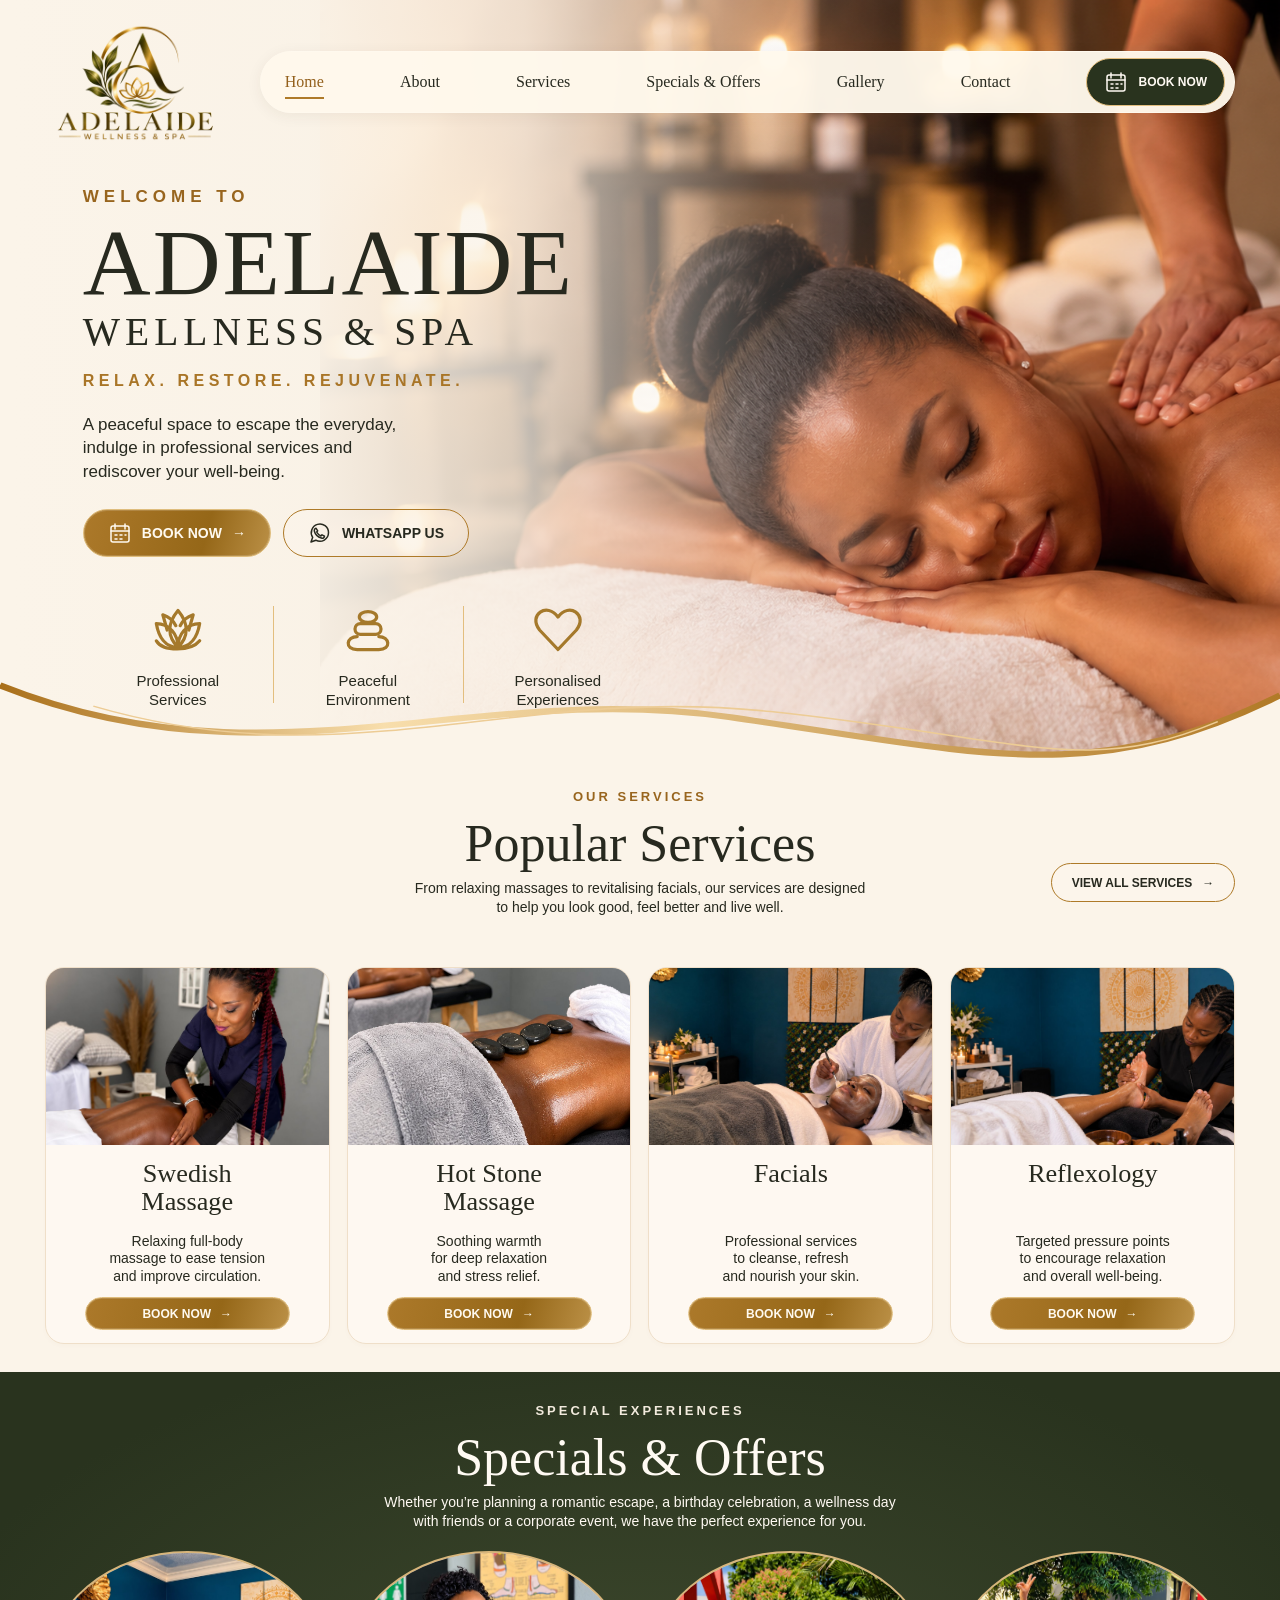
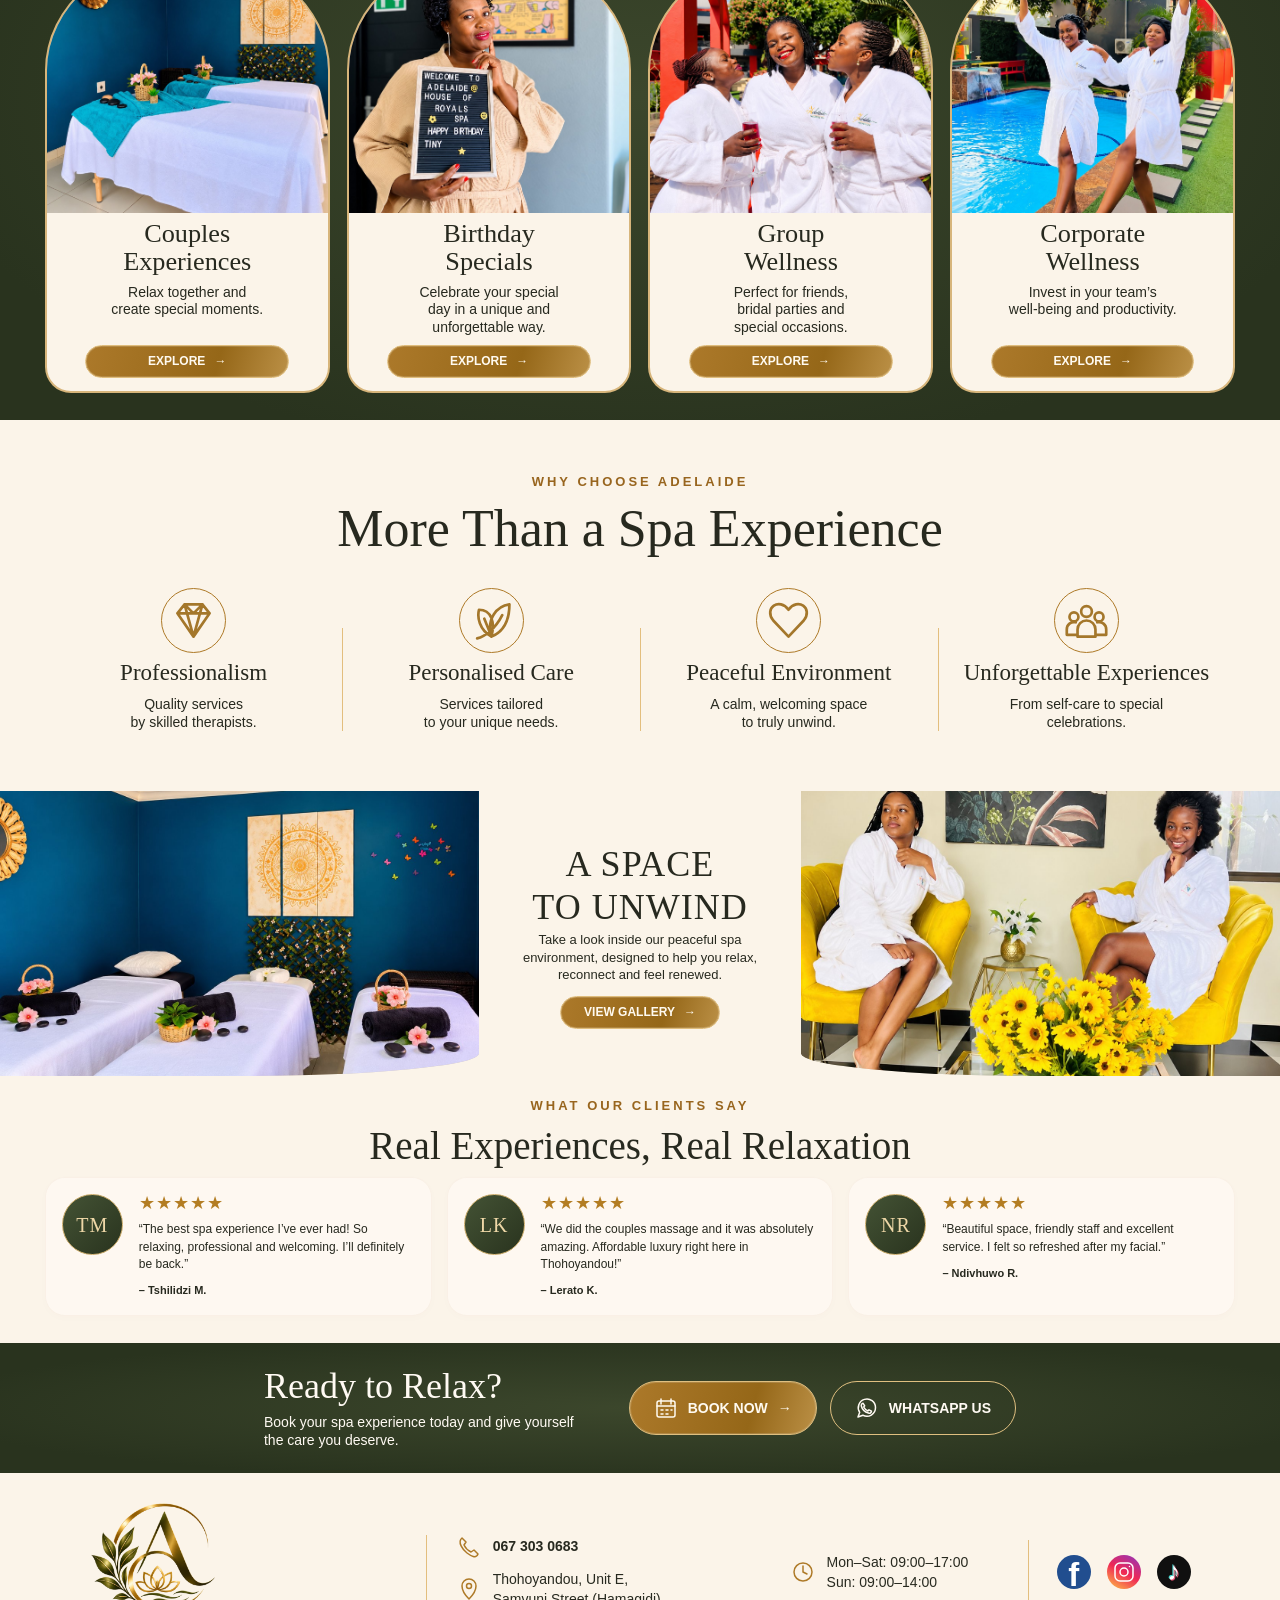
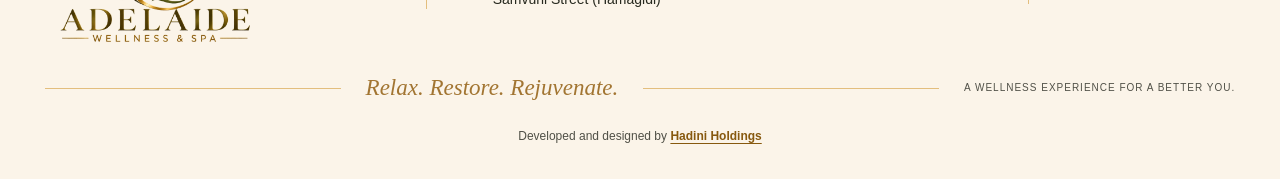
<file: index.html>
<!doctype html>
<html lang="en">
<head>
  <link rel="icon" type="image/png" href="assets/images/logo/Elegant%20Golden%20A%20Spa%20Emblem.png">
  <meta charset="UTF-8">
  <meta name="viewport" content="width=device-width, initial-scale=1.0">
  <meta name="description" content="Relax, restore and rejuvenate at Adelaide Wellness & Spa in Thohoyandou. Explore massages, facials and special wellness experiences.">
  <meta name="theme-color" content="#29331e">
  <title>Adelaide Wellness & Spa | Relax. Restore. Rejuvenate.</title>
  <link rel="stylesheet" href="css/global.css">
  <link rel="stylesheet" href="css/index.css">
  <script src="js/global.js" defer></script>
  <script src="js/index.js" defer></script>
<link rel="stylesheet" href="css/loader.css">
<script src="js/loader.js"></script>
<script src="js/spa-api.js" defer></script>
<script src="js/staff-profile.js" defer></script>
<link rel="stylesheet" href="css/booking-modal.css">
<script src="js/booking-modal.js" defer></script>
<link rel="stylesheet" href="css/dialog-behavior.css">
<script src="js/dialog-behavior.js" defer></script>
<script src="js/catalogue-images.js" defer></script>
</head>
<body>
<!-- ADELAIDE WELLNESS SPA LOADER -->
<div id="page-loader" class="page-loader" role="status" aria-live="polite"><div class="loader-wrap"><div class="loader-ring"><div class="spa-mark" aria-hidden="true"><span class="leaf leaf-left"></span><span class="leaf leaf-center"></span><span class="leaf leaf-right"></span></div></div></div><span class="loader-status">Loading Adelaide Wellness &amp; Spa…</span></div>

  <a class="skip-link" href="#main">Skip to content</a>
  <header class="site-header container">
    <a class="brand" href="index.html" aria-label="Adelaide Wellness and Spa home"><img src="assets/images/logo/Adelaide%20Wellness%20Spa%20Emblem.png" alt="Adelaide Wellness & Spa" width="180" height="120"></a>
    <button class="menu-toggle" type="button" aria-controls="main-navigation" aria-expanded="false" aria-label="Open navigation"><span></span><span></span><span></span></button>
    <nav class="main-navigation" id="main-navigation" aria-label="Main navigation">
      <a href="index.html" aria-current="page">Home</a>
      <a href="about.html">About</a>
      <a href="services.html">Services</a>
      <a href="packages.html">Specials &amp; Offers</a>
      <a href="gallery.html">Gallery</a>
      <a href="contact.html">Contact</a>
      <a class="button button-dark" href="booking.html" rel="noopener noreferrer"><span class="icon" data-icon="calendar" aria-hidden="true"></span>Book now</a>
    </nav>
  </header>
  <main id="main">
    <section class="hero" aria-labelledby="hero-title">
      <div class="image-placeholder hero-image"><img src="assets/images/hero/Serene%20Warm-Lit%20Spa%20Massage.png" alt="A relaxing massage in a warm, candlelit spa" width="1672" height="941" fetchpriority="high"></div>
      <div class="hero-inner container"><div class="hero-copy">
        <p class="eyebrow">Welcome to</p>
        <h1 id="hero-title">Adelaide <span>Wellness &amp; Spa</span></h1>
        <p class="hero-motto">Relax. Restore. Rejuvenate.</p>
        <p class="hero-intro">A peaceful space to escape the everyday,<br class="desktop-break"> indulge in professional services and<br class="desktop-break"> rediscover your well-being.</p>
        <div class="button-row"><a class="button button-gold" href="booking.html" rel="noopener noreferrer"><span class="icon" data-icon="calendar" aria-hidden="true"></span>Book now <span aria-hidden="true">→</span></a><a class="button button-outline" href="https://wa.me/27673030683" target="_blank" rel="noopener noreferrer"><span class="icon" data-icon="whatsapp" aria-hidden="true"></span>WhatsApp us</a></div>
        <div class="hero-features"><div><span class="icon" data-icon="lotus" aria-hidden="true"></span><p>Professional<br>Services</p></div><div><span class="icon" data-icon="stones" aria-hidden="true"></span><p>Peaceful<br>Environment</p></div><div><span class="icon" data-icon="heart" aria-hidden="true"></span><p>Personalised<br>Experiences</p></div></div>
      </div></div>
      <svg class="hero-wave" viewBox="0 0 1440 110" preserveAspectRatio="none" aria-hidden="true"><defs><linearGradient id="wave-gold"><stop stop-color="#a96f19"/><stop offset=".3" stop-color="#f8deac"/><stop offset="1" stop-color="#b17a27"/></linearGradient></defs><path d="M0 12C300 150 530 5 820 53S1230 144 1440 25V110H0Z" fill="#fbf4e9"/><path d="M0 12C300 150 530 5 820 53S1230 144 1440 25" stroke="url(#wave-gold)" stroke-width="8" fill="none"/><path d="M105 39C390 135 580 11 867 46S1220 131 1370 59" stroke="#edcc95" stroke-width="2" fill="none"/></svg>
    </section>
    <section class="treatments section container" aria-labelledby="treatments-title">
      <div class="treatment-heading">
        <div class="section-heading"><p class="eyebrow">Our services</p><h2 id="treatments-title">Popular Services</h2><p>From relaxing massages to revitalising facials, our services are designed<br class="desktop-break"> to help you look good, feel better and live well.</p></div>
        <a class="button button-outline section-link" href="services.html">View all services <span aria-hidden="true">→</span></a>
      </div>
      <div class="card-grid treatment-grid">
        <article class="treatment-card">
          <div class="image-placeholder treatment-image"><img src="assets/images/gallery/web/professional-spa-massage-therapy.jpg" alt="A therapist providing a back massage" width="1254" height="1254" loading="lazy" decoding="async"></div>
          <div class="card-content"><h3>Swedish<br>Massage</h3><p>Relaxing full-body<br>massage to ease tension<br>and improve circulation.</p><a class="button button-gold button-small" href="booking.html?service=Swedish%20Massage" rel="noopener noreferrer" aria-label="Book Swedish Massage">Book now <span aria-hidden="true">→</span></a></div>
        </article>
        <article class="treatment-card">
          <div class="image-placeholder treatment-image"><img class="photo-hot-stone" src="assets/images/gallery/web/tranquil-hot-stone-spa-treatment.jpg" alt="Warm massage stones arranged along a guest?s back during a spa treatment" width="1086" height="1448" loading="lazy" decoding="async"></div>
          <div class="card-content"><h3>Hot Stone<br>Massage</h3><p>Soothing warmth<br>for deep relaxation<br>and stress relief.</p><a class="button button-gold button-small" href="booking.html?service=Hot%20Stone%20Massage" rel="noopener noreferrer" aria-label="Book Hot Stone Massage">Book now <span aria-hidden="true">→</span></a></div>
        </article>
        <article class="treatment-card">
          <div class="image-placeholder treatment-image"><img class="photo-facial" src="assets/images/gallery/web/warm-spa-facial-treatment.jpg" alt="A facial mask being applied to a guest?s face during a spa treatment" width="1448" height="1086" loading="lazy" decoding="async"></div>
          <div class="card-content"><h3>Facials</h3><p>Professional services<br>to cleanse, refresh<br>and nourish your skin.</p><a class="button button-gold button-small" href="booking.html?service=Facials" rel="noopener noreferrer" aria-label="Book Facials">Book now <span aria-hidden="true">→</span></a></div>
        </article>
        <article class="treatment-card">
          <div class="image-placeholder treatment-image"><img class="photo-reflexology" src="assets/images/gallery/web/tranquil-teal-walled-reflexology-spa.jpg" alt="A therapist massaging a guest?s foot during a reflexology treatment" width="1448" height="1086" loading="lazy" decoding="async"></div>
          <div class="card-content"><h3>Reflexology</h3><p>Targeted pressure points<br>to encourage relaxation<br>and overall well-being.</p><a class="button button-gold button-small" href="booking.html?service=Reflexology" rel="noopener noreferrer" aria-label="Book Reflexology">Book now <span aria-hidden="true">→</span></a></div>
        </article>
      </div>
    </section>
    <section class="packages section dark-section" aria-labelledby="packages-title"><div class="container">
      <div class="section-heading"><p class="eyebrow">Special experiences</p><h2 id="packages-title">Specials &amp; Offers</h2><p>Whether you’re planning a romantic escape, a birthday celebration, a wellness day<br class="desktop-break"> with friends or a corporate event, we have the perfect experience for you.</p></div>
      <div class="card-grid package-grid">
        <article class="package-card">
          <div class="image-placeholder package-image"><img src="assets/images/gallery/web/tranquil-teal-twin-treatment-room.jpg" alt="Two prepared treatment beds in Adelaide?s teal spa room" width="1254" height="1254" loading="lazy" decoding="async"></div>
          <div class="card-content"><h3>Couples<br>Experiences</h3><p>Relax together and<br>create special moments.</p><a class="button button-gold button-small" href="packages.html" aria-label="Explore Couples Experiences">Explore <span aria-hidden="true">→</span></a></div>
        </article>
        <article class="package-card">
          <div class="image-placeholder package-image"><img src="assets/images/gallery/web/spa-welcome-with-a-birthday-message.jpg" alt="A birthday welcome message at Adelaide Wellness &amp; Spa" width="1254" height="1254" loading="lazy" decoding="async"></div>
          <div class="card-content"><h3>Birthday<br>Specials</h3><p>Celebrate your special<br>day in a unique and<br>unforgettable way.</p><a class="button button-gold button-small" href="packages.html" aria-label="Explore Birthday Specials">Explore <span aria-hidden="true">→</span></a></div>
        </article>
        <article class="package-card">
          <div class="image-placeholder package-image"><img src="assets/images/gallery/web/joyful-outdoor-spa-celebration.jpg" alt="Three guests celebrating together in spa robes" width="1254" height="1254" loading="lazy" decoding="async"></div>
          <div class="card-content"><h3>Group<br>Wellness</h3><p>Perfect for friends,<br>bridal parties and<br>special occasions.</p><a class="button button-gold button-small" href="packages.html" aria-label="Explore Group Wellness">Explore <span aria-hidden="true">→</span></a></div>
        </article>
        <article class="package-card">
          <div class="image-placeholder package-image"><img src="assets/images/gallery/web/joyful-poolside-wellness-spa-pose.jpg" alt="Two guests enjoying a poolside wellness visit together" width="1254" height="1254" loading="lazy" decoding="async"></div>
          <div class="card-content"><h3>Corporate<br>Wellness</h3><p>Invest in your team’s<br>well-being and productivity.</p><a class="button button-gold button-small" href="packages.html" aria-label="Explore Corporate Wellness">Explore <span aria-hidden="true">→</span></a></div>
        </article>
      </div>
    </div></section>
    <section class="benefits section container" aria-labelledby="benefits-title">
      <div class="section-heading"><p class="eyebrow">Why choose Adelaide</p><h2 id="benefits-title">More Than a Spa Experience</h2></div>
      <div class="benefit-grid">
        <div class="benefit"><span class="icon benefit-icon" data-icon="diamond" aria-hidden="true"></span><h3>Professionalism</h3><p>Quality services<br>by skilled therapists.</p></div>
        <div class="benefit"><span class="icon benefit-icon" data-icon="leaf" aria-hidden="true"></span><h3>Personalised Care</h3><p>Services tailored<br>to your unique needs.</p></div>
        <div class="benefit"><span class="icon benefit-icon" data-icon="heart" aria-hidden="true"></span><h3>Peaceful Environment</h3><p>A calm, welcoming space<br>to truly unwind.</p></div>
        <div class="benefit"><span class="icon benefit-icon" data-icon="people" aria-hidden="true"></span><h3>Unforgettable Experiences</h3><p>From self-care to special<br>celebrations.</p></div>
      </div>
    </section>
    <section class="unwind" aria-labelledby="unwind-title">
      <div class="image-placeholder gallery-image"><img src="assets/images/gallery/web/serene-teal-spa-treatment-room.jpg" alt="Adelaide?s teal treatment room with prepared massage beds" width="1254" height="1254" loading="lazy" decoding="async"></div>
      <div class="unwind-copy"><h2 id="unwind-title">A space<br> to unwind</h2><p>Take a look inside our peaceful spa environment, designed to help you relax, reconnect and feel renewed.</p><a class="button button-gold button-small" href="gallery.html">View gallery <span aria-hidden="true">→</span></a></div>
      <div class="image-placeholder gallery-image"><img src="assets/images/gallery/web/sunlit-spa-lounge-with-sunflowers.jpg" alt="Guests relaxing in the spa lounge beside yellow flowers" width="1254" height="1254" loading="lazy" decoding="async"></div>
    </section>
    <section class="testimonials section container" aria-labelledby="testimonials-title">
      <div class="section-heading"><p class="eyebrow">What our clients say</p><h2 id="testimonials-title">Real Experiences, Real Relaxation</h2></div>
      <!-- Review copy is transcribed from the supplied design; confirm before publication. -->
      <div class="testimonial-grid">
        <figure class="testimonial"><div class="image-placeholder client-image client-initials" aria-hidden="true"><span>TM</span></div><div><p class="stars" aria-label="5 out of 5 stars">★★★★★</p><blockquote>“The best spa experience I’ve ever had! So relaxing, professional and welcoming. I’ll definitely be back.”</blockquote><figcaption>– Tshilidzi M.</figcaption></div></figure>
        <figure class="testimonial"><div class="image-placeholder client-image client-initials" aria-hidden="true"><span>LK</span></div><div><p class="stars" aria-label="5 out of 5 stars">★★★★★</p><blockquote>“We did the couples massage and it was absolutely amazing. Affordable luxury right here in Thohoyandou!”</blockquote><figcaption>– Lerato K.</figcaption></div></figure>
        <figure class="testimonial"><div class="image-placeholder client-image client-initials" aria-hidden="true"><span>NR</span></div><div><p class="stars" aria-label="5 out of 5 stars">★★★★★</p><blockquote>“Beautiful space, friendly staff and excellent service. I felt so refreshed after my facial.”</blockquote><figcaption>– Ndivhuwo R.</figcaption></div></figure>
      </div>
    </section>
    <section class="final-cta dark-section" aria-labelledby="cta-title"><div class="container cta-inner"><div><h2 id="cta-title">Ready to Relax?</h2><p>Book your spa experience today and give yourself<br class="desktop-break"> the care you deserve.</p></div><div class="button-row"><a class="button button-gold" href="booking.html" rel="noopener noreferrer"><span class="icon" data-icon="calendar" aria-hidden="true"></span>Book now <span aria-hidden="true">→</span></a><a class="button button-outline" href="https://wa.me/27673030683" target="_blank" rel="noopener noreferrer"><span class="icon" data-icon="whatsapp" aria-hidden="true"></span>WhatsApp us</a></div></div></section>
  </main>
  <footer class="site-footer">
    <div class="container footer-main">
      <a class="footer-brand" href="index.html" aria-label="Adelaide Wellness and Spa home"><img src="assets/images/logo/Adelaide%20Wellness%20Spa%20Emblem.png" alt="Adelaide Wellness & Spa" width="220" height="147" loading="lazy"></a>
      <address class="footer-contact"><a href="tel:+27673030683"><span class="icon" data-icon="phone" aria-hidden="true"></span><strong>067 303 0683</strong></a><p><span class="icon" data-icon="pin" aria-hidden="true"></span><span>Thohoyandou, Unit E,<br>Samvuni Street (Hamagidi)</span></p></address>
      <div class="footer-hours"><span class="icon" data-icon="clock" aria-hidden="true"></span><p>Mon–Sat: 09:00–17:00<br>Sun: 09:00–14:00</p></div>
      <div class="social-links" aria-label="Social media"><!-- Add verified profile URLs when available. --><span class="social-icon facebook" role="img" aria-label="Facebook">f</span><span class="social-icon instagram" role="img" aria-label="Instagram"><span class="icon" data-icon="instagram" aria-hidden="true"></span></span><span class="social-icon tiktok" role="img" aria-label="TikTok">♪</span></div>
    </div>
    <div class="footer-bottom container"><span class="footer-rule" aria-hidden="true"></span><p>Relax. Restore. Rejuvenate.</p><span class="footer-rule" aria-hidden="true"></span><small>A wellness experience for a better you.</small></div>
    <p class="developer-credit">Developed and designed by <a class="developer-link" href="https://hadiniholdings.co.za" target="_blank" rel="noopener noreferrer">Hadini Holdings</a></p>
  </footer>
</body>
</html>
</file>
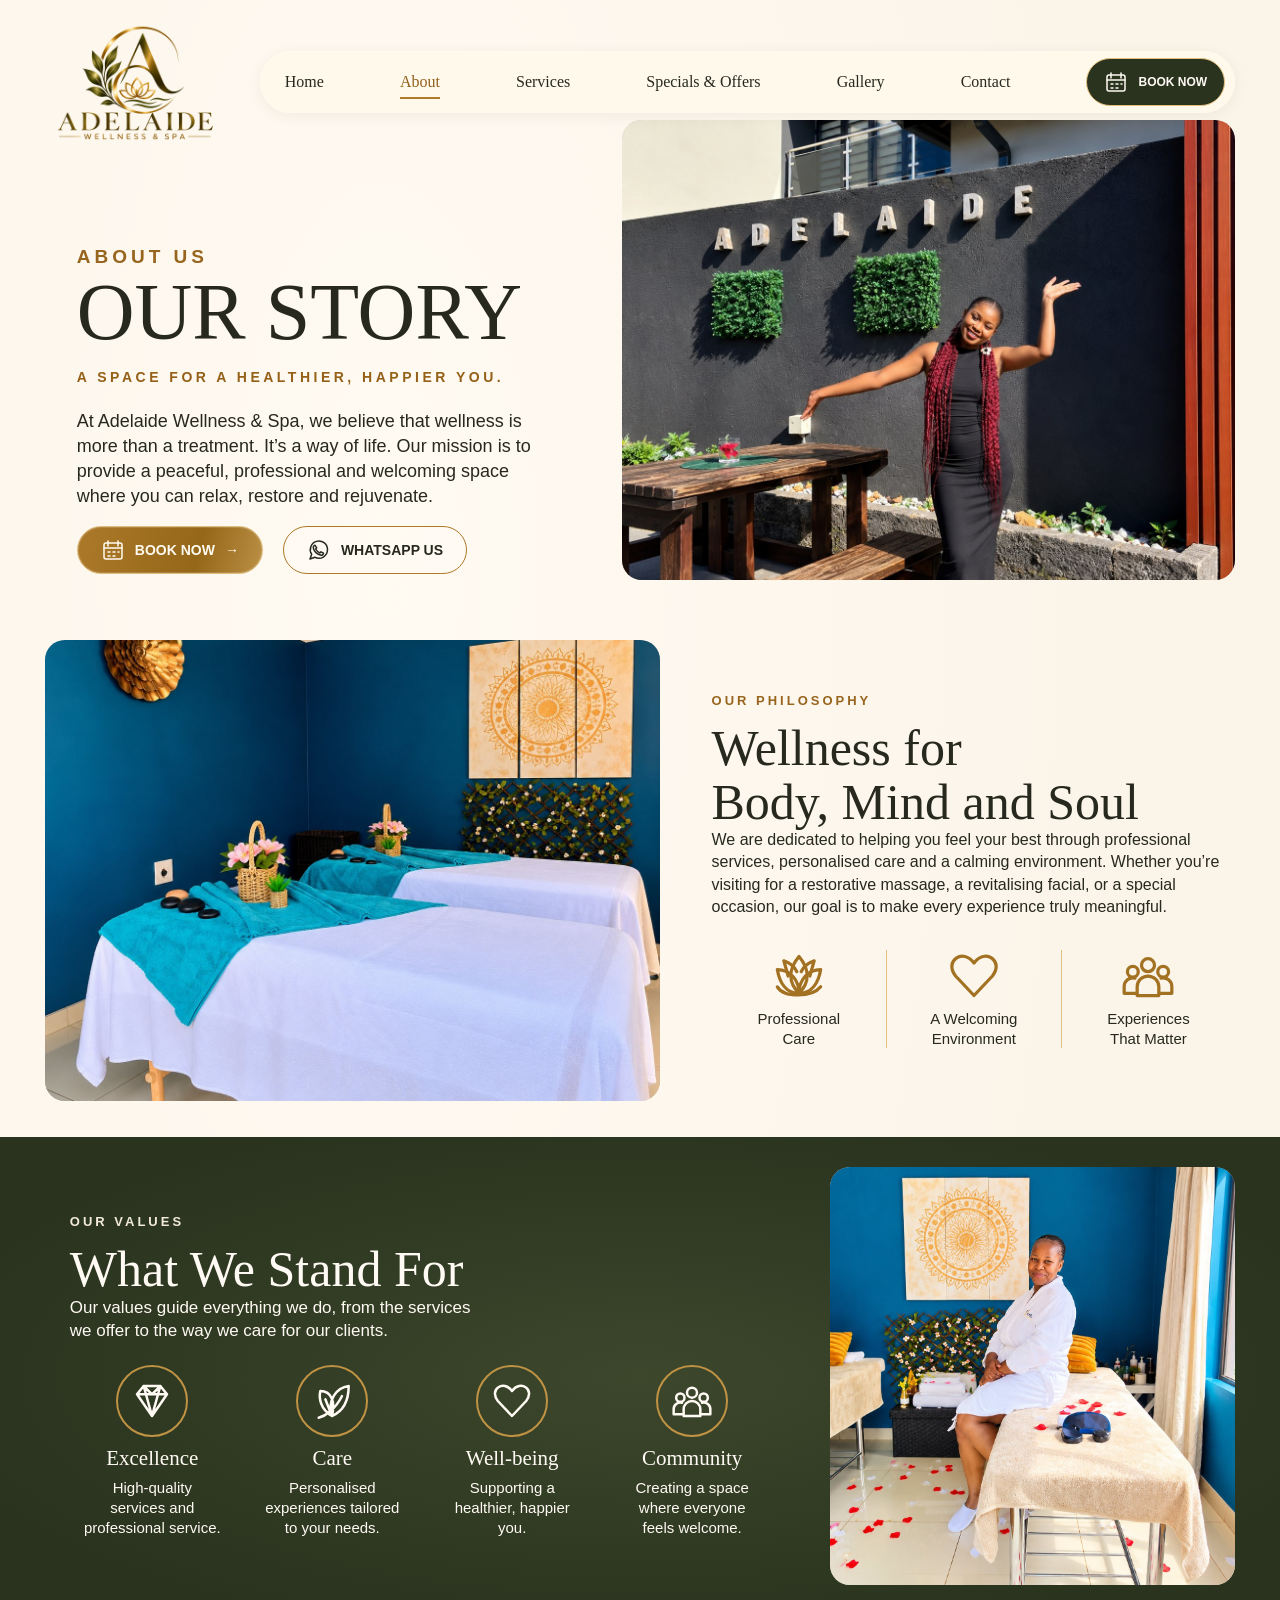
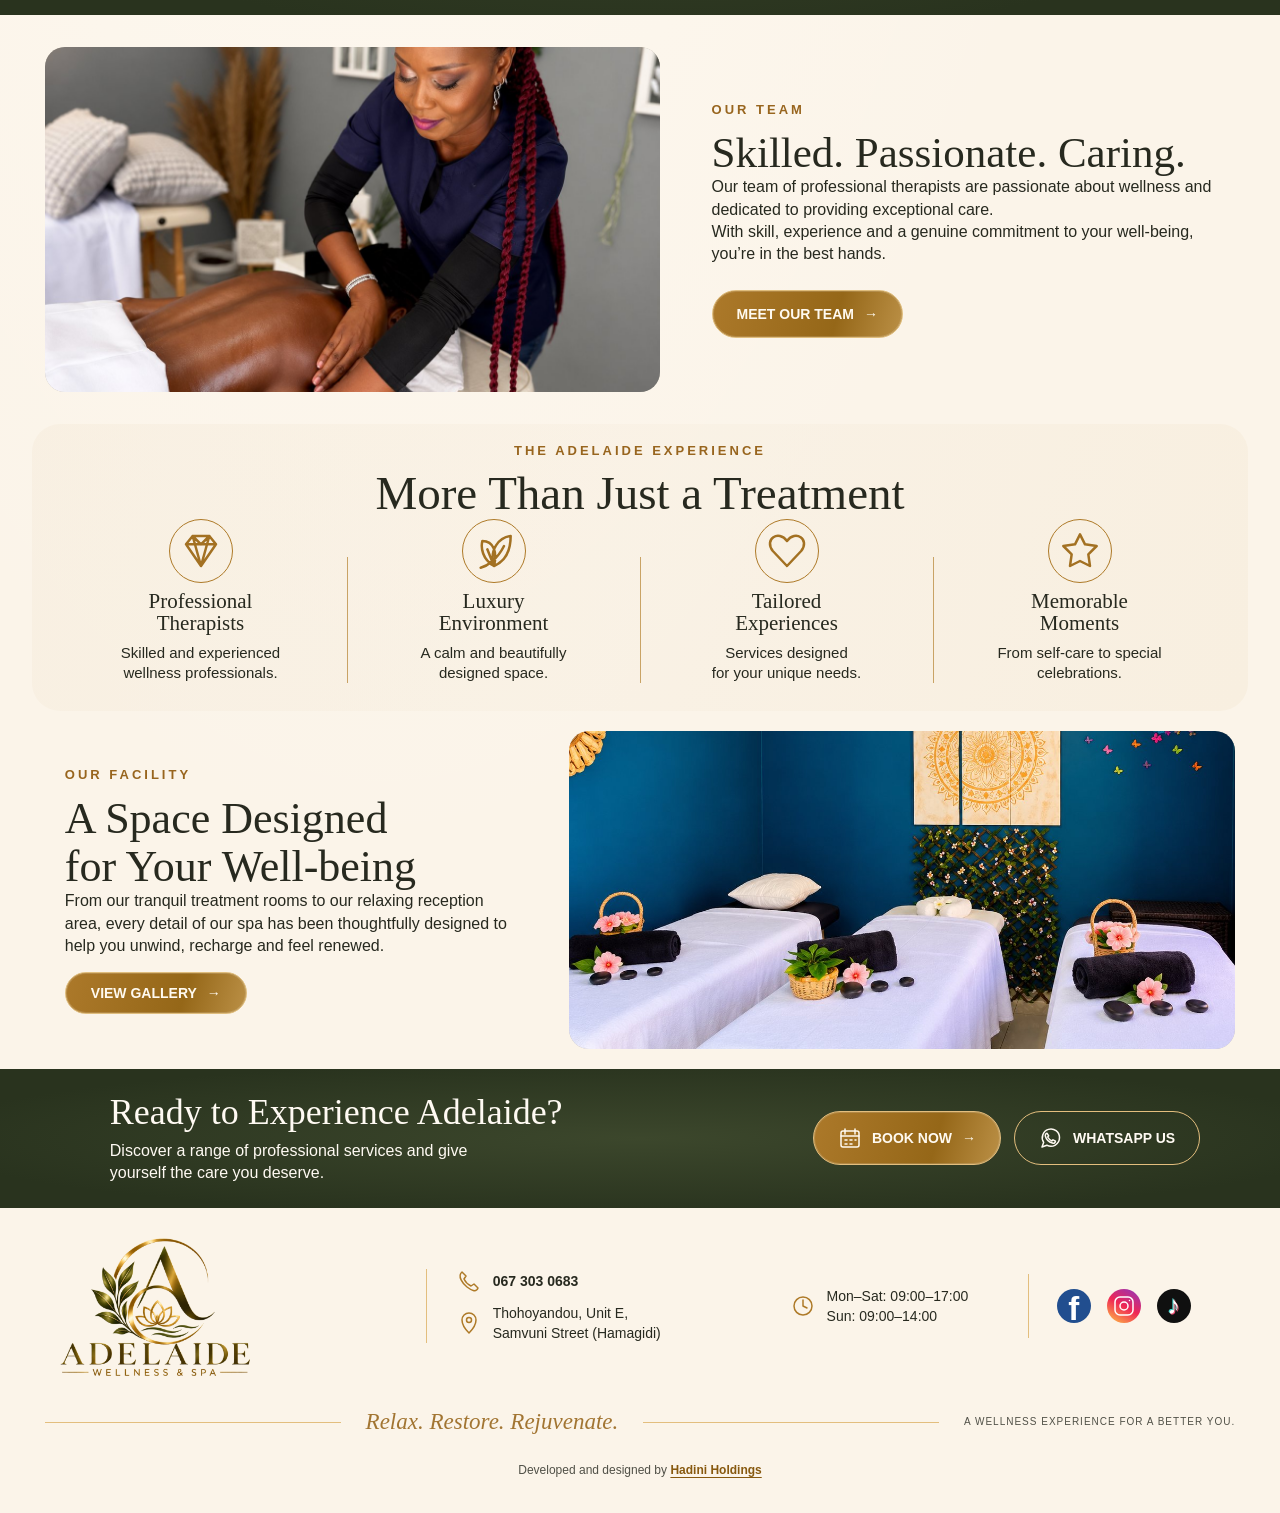
<file: about.html>
<!doctype html>
<html lang="en">
<head>
  <meta charset="UTF-8">
  <meta name="viewport" content="width=device-width, initial-scale=1.0">
  <meta name="description" content="Discover the story, philosophy and care behind Adelaide Wellness & Spa. A peaceful, welcoming space for your body, mind and soul in Thohoyandou.">
  <meta name="theme-color" content="#29331e">
  <link rel="icon" type="image/png" href="assets/images/logo/Elegant%20Golden%20A%20Spa%20Emblem.png">
  <title>About Us | Adelaide Wellness & Spa</title>
  <link rel="stylesheet" href="css/global.css">
  <link rel="stylesheet" href="css/about.css">
  <script src="js/global.js" defer></script>
  <script src="js/about.js" defer></script>
<link rel="stylesheet" href="css/loader.css">
<script src="js/loader.js"></script>
<script src="js/spa-api.js" defer></script>
<script src="js/staff-profile.js" defer></script>
<link rel="stylesheet" href="css/booking-modal.css">
<script src="js/booking-modal.js" defer></script>
<link rel="stylesheet" href="css/dialog-behavior.css">
<script src="js/dialog-behavior.js" defer></script>
</head>
<body>
<!-- ADELAIDE WELLNESS SPA LOADER -->
<div id="page-loader" class="page-loader" role="status" aria-live="polite"><div class="loader-wrap"><div class="loader-ring"><div class="spa-mark" aria-hidden="true"><span class="leaf leaf-left"></span><span class="leaf leaf-center"></span><span class="leaf leaf-right"></span></div></div></div><span class="loader-status">Loading Adelaide Wellness &amp; Spa…</span></div>

  <a class="skip-link" href="#main">Skip to content</a>
  <header class="site-header container">
    <a class="brand" href="index.html" aria-label="Adelaide Wellness and Spa home"><img src="assets/images/logo/Adelaide%20Wellness%20Spa%20Emblem.png" alt="Adelaide Wellness & Spa" width="180" height="120"></a>
    <button class="menu-toggle" type="button" aria-controls="main-navigation" aria-expanded="false" aria-label="Open navigation"><span></span><span></span><span></span></button>
    <nav class="main-navigation" id="main-navigation" aria-label="Main navigation">
      <a href="index.html">Home</a>
      <a href="about.html" aria-current="page">About</a>
      <a href="services.html">Services</a>
      <a href="packages.html">Specials &amp; Offers</a>
      <a href="gallery.html">Gallery</a>
      <a href="contact.html">Contact</a>
      <a class="button button-dark" href="booking.html" rel="noopener noreferrer"><span class="icon" data-icon="calendar" aria-hidden="true"></span>Book now</a>
    </nav>
  </header>
  <main id="main" class="page-main about-main">
    <section class="about-hero container" aria-labelledby="story-title">
      <div class="story-copy">
        <p class="eyebrow">About us</p>
        <h1 id="story-title">Our Story</h1>
        <p class="story-motto">A space for a healthier, happier you.</p>
        <p class="story-intro">At Adelaide Wellness &amp; Spa, we believe that wellness is more than a treatment. It’s a way of life. Our mission is to provide a peaceful, professional and welcoming space where you can relax, restore and rejuvenate.</p>
        <div class="button-row"><a class="button button-gold" href="booking.html" rel="noopener noreferrer"><span class="icon" data-icon="calendar" aria-hidden="true"></span>Book now <span aria-hidden="true">&rarr;</span></a><a class="button button-outline" href="https://wa.me/27673030683" target="_blank" rel="noopener noreferrer"><span class="icon" data-icon="whatsapp" aria-hidden="true"></span>WhatsApp us</a></div>
      </div>
      <div class="about-placeholder story-image"><img src="assets/images/gallery/web/smiling-welcome-at-adelaide-spa.jpg" alt="A warm welcome outside Adelaide Wellness &amp; Spa" width="1254" height="1254" loading="lazy" decoding="async"></div>
    </section>
    <section class="about-philosophy about-split container" aria-labelledby="philosophy-title">
      <div class="about-placeholder philosophy-image"><img src="assets/images/gallery/web/tranquil-teal-twin-treatment-room.jpg" alt="A calm teal treatment room with two prepared beds" width="1254" height="1254" loading="lazy" decoding="async"></div>
      <div class="about-copy">
        <p class="eyebrow">Our philosophy</p>
        <h2 id="philosophy-title">Wellness for<br>Body, Mind and Soul</h2>
        
        <p>We are dedicated to helping you feel your best through professional services, personalised care and a calming environment. Whether you’re visiting for a restorative massage, a revitalising facial, or a special occasion, our goal is to make every experience truly meaningful.</p>
        <div class="philosophy-features">
          <div><span class="icon" data-icon="lotus" aria-hidden="true"></span><p>Professional<br>Care</p></div>
          <div><span class="icon" data-icon="heart" aria-hidden="true"></span><p>A Welcoming<br>Environment</p></div>
          <div><span class="icon" data-icon="people" aria-hidden="true"></span><p>Experiences<br>That Matter</p></div>
        </div>
      </div>
    </section>
    <section class="about-values dark-section" aria-labelledby="values-title"><div class="container values-layout">
      <div class="values-copy">
        <p class="eyebrow">Our values</p>
        <h2 id="values-title">What We Stand For</h2>
        
        <p class="values-intro">Our values guide everything we do, from the services<br class="desktop-break"> we offer to the way we care for our clients.</p>
        <div class="values-grid"><div class="about-feature"><span class="icon feature-icon" data-icon="diamond" aria-hidden="true"></span><h3>Excellence</h3><p>High-quality<br>services and<br>professional service.</p></div>
<div class="about-feature"><span class="icon feature-icon" data-icon="leaf" aria-hidden="true"></span><h3>Care</h3><p>Personalised<br>experiences tailored<br>to your needs.</p></div>
<div class="about-feature"><span class="icon feature-icon" data-icon="heart" aria-hidden="true"></span><h3>Well-being</h3><p>Supporting a<br>healthier, happier<br>you.</p></div>
<div class="about-feature"><span class="icon feature-icon" data-icon="people" aria-hidden="true"></span><h3>Community</h3><p>Creating a space<br>where everyone<br>feels welcome.</p></div></div>
      </div>
      <div class="about-placeholder values-image"><img src="assets/images/gallery/web/serene-spa-retreat-with-rose-petals.jpg" alt="A spa guest beside a treatment bed decorated with rose petals" width="1254" height="1254" loading="lazy" decoding="async"></div>
    </div></section>
    <section class="about-team about-split container" id="team" aria-labelledby="team-title">
      <div class="about-placeholder team-image"><img src="assets/images/gallery/web/professional-spa-massage-therapy.jpg" alt="An Adelaide therapist caring for a guest during a massage" width="1254" height="1254" loading="lazy" decoding="async"></div>
      <div class="about-copy">
        <p class="eyebrow">Our team</p>
        <h2 id="team-title">Skilled. Passionate. Caring.</h2>
        
        <p>Our team of professional therapists are passionate about wellness and dedicated to providing exceptional care.<br>With skill, experience and a genuine commitment to your well-being, you’re in the best hands.</p>
        <a class="button button-gold" href="https://wa.me/27673030683?text=Hello%20Adelaide%20Wellness%20%26%20Spa%2C%20I%20would%20love%20to%20learn%20more%20about%20your%20team%20and%20find%20the%20right%20therapist%20for%20my%20treatment." target="_blank" rel="noopener noreferrer">Meet our team <span aria-hidden="true">&rarr;</span></a>
      </div>
    </section>
    <section class="about-experience container" aria-labelledby="experience-title">
      <p class="eyebrow">The Adelaide experience</p>
      <h2 id="experience-title">More Than Just a Treatment</h2>
      
      <div class="experience-grid"><div class="about-feature"><span class="icon feature-icon" data-icon="diamond" aria-hidden="true"></span><h3>Professional<br>Therapists</h3><p>Skilled and experienced<br>wellness professionals.</p></div>
<div class="about-feature"><span class="icon feature-icon" data-icon="leaf" aria-hidden="true"></span><h3>Luxury<br>Environment</h3><p>A calm and beautifully<br>designed space.</p></div>
<div class="about-feature"><span class="icon feature-icon" data-icon="heart" aria-hidden="true"></span><h3>Tailored<br>Experiences</h3><p>Services designed<br>for your unique needs.</p></div>
<div class="about-feature"><span class="icon feature-icon" data-icon="star" aria-hidden="true"></span><h3>Memorable<br>Moments</h3><p>From self-care to special<br>celebrations.</p></div></div>
    </section>
    <section class="about-facility container" aria-labelledby="facility-title">
      <div class="about-copy">
        <p class="eyebrow">Our facility</p>
        <h2 id="facility-title">A Space Designed<br>for Your Well-being</h2>
        
        <p>From our tranquil treatment rooms to our relaxing reception area, every detail of our spa has been thoughtfully designed to help you unwind, recharge and feel renewed.</p>
        <a class="button button-gold" href="gallery.html">View gallery <span aria-hidden="true">&rarr;</span></a>
      </div>
      <div class="about-placeholder facility-image"><img src="assets/images/gallery/web/serene-teal-spa-treatment-room.jpg" alt="Prepared treatment beds and decorative details in the spa" width="1254" height="1254" loading="lazy" decoding="async"></div>
    </section>
    <section class="about-cta dark-section" aria-labelledby="cta-title"><div class="container about-cta-inner">
      <div><h2 id="cta-title">Ready to Experience Adelaide?</h2><p>Discover a range of professional services and give<br class="desktop-break"> yourself the care you deserve.</p></div>
      <div class="button-row"><a class="button button-gold" href="booking.html" rel="noopener noreferrer"><span class="icon" data-icon="calendar" aria-hidden="true"></span>Book now <span aria-hidden="true">&rarr;</span></a><a class="button button-outline" href="https://wa.me/27673030683" target="_blank" rel="noopener noreferrer"><span class="icon" data-icon="whatsapp" aria-hidden="true"></span>WhatsApp us</a></div>
    </div></section>
  </main>
  <footer class="site-footer">
    <div class="container footer-main">
      <a class="footer-brand" href="index.html" aria-label="Adelaide Wellness and Spa home"><img src="assets/images/logo/Adelaide%20Wellness%20Spa%20Emblem.png" alt="Adelaide Wellness & Spa" width="220" height="147" loading="lazy"></a>
      <address class="footer-contact"><a href="tel:+27673030683"><span class="icon" data-icon="phone" aria-hidden="true"></span><strong>067 303 0683</strong></a><p><span class="icon" data-icon="pin" aria-hidden="true"></span><span>Thohoyandou, Unit E,<br>Samvuni Street (Hamagidi)</span></p></address>
      <div class="footer-hours"><span class="icon" data-icon="clock" aria-hidden="true"></span><p>Mon–Sat: 09:00–17:00<br>Sun: 09:00–14:00</p></div>
      <div class="social-links" aria-label="Social media"><!-- Add verified profile URLs when available. --><span class="social-icon facebook" role="img" aria-label="Facebook">f</span><span class="social-icon instagram" role="img" aria-label="Instagram"><span class="icon" data-icon="instagram" aria-hidden="true"></span></span><span class="social-icon tiktok" role="img" aria-label="TikTok">♪</span></div>
    </div>
    <div class="footer-bottom container"><span class="footer-rule" aria-hidden="true"></span><p>Relax. Restore. Rejuvenate.</p><span class="footer-rule" aria-hidden="true"></span><small>A wellness experience for a better you.</small></div>
    <p class="developer-credit">Developed and designed by <a class="developer-link" href="https://hadiniholdings.co.za" target="_blank" rel="noopener noreferrer">Hadini Holdings</a></p>
  </footer>
</body>
</html>
</file>
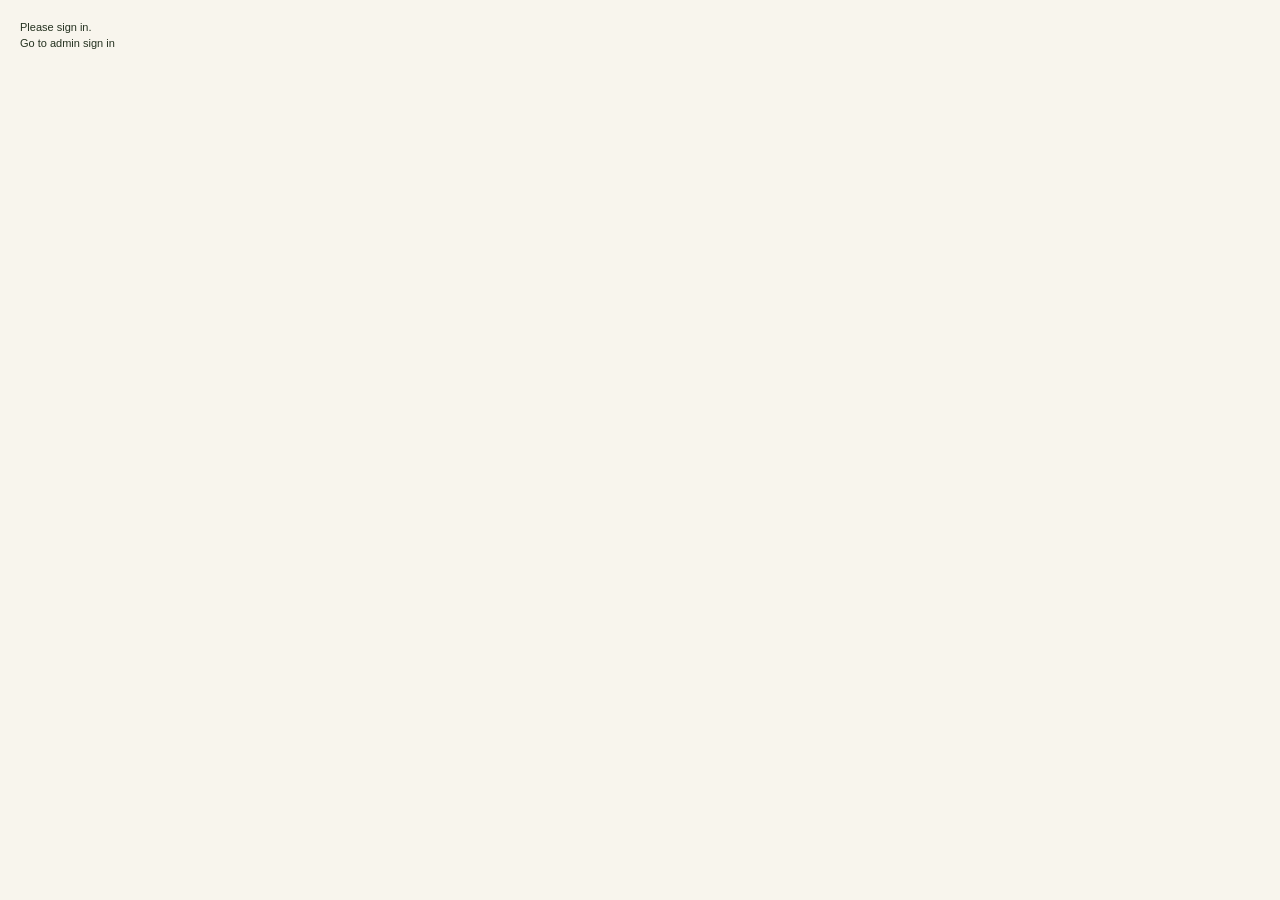
<file: admin-dashboard.html>
<!doctype html>
<html lang="en"><head><meta charset="utf-8"><meta name="viewport" content="width=device-width, initial-scale=1"><meta name="robots" content="noindex,nofollow"><meta name="theme-color" content="#29331e"><title>Admin Dashboard | Adelaide Wellness &amp; Spa</title><link rel="icon" href="assets/images/logo/Elegant%20Golden%20A%20Spa%20Emblem.png"><link rel="stylesheet" href="css/global.css"><link rel="stylesheet" href="css/admin-dashboard.css"><link rel="stylesheet" href="css/booking.css"><script src="js/spa-api.js" defer></script><script src="js/admin-icons.js" defer></script><script src="js/admin-catalogue.js" defer></script><script src="js/report-pdf.js" defer></script><script src="js/admin-reports.js" defer></script><script src="js/admin-live.js" defer></script><link rel="stylesheet" href="css/loader.css">
<script src="js/loader.js"></script>
<link rel="stylesheet" href="css/dialog-behavior.css">
<script src="js/dialog-behavior.js" defer></script>
</head>
<body class="dashboard-page admin-loading">
<!-- ADELAIDE WELLNESS SPA LOADER -->
<div id="page-loader" class="page-loader" role="status" aria-live="polite"><div class="loader-wrap"><div class="loader-ring"><div class="spa-mark" aria-hidden="true"><span class="leaf leaf-left"></span><span class="leaf leaf-center"></span><span class="leaf leaf-right"></span></div></div></div><span class="loader-status">Loading Adelaide Wellness &amp; Spa…</span></div>
<div class="admin-access-message" id="admin-access-message" role="status">Checking staff access…<noscript>JavaScript is required. <a href="admin-login.html">Admin sign in</a></noscript></div><a class="skip-link" href="#main">Skip to dashboard</a>
<aside class="dashboard-sidebar" id="sidebar" aria-label="Admin navigation">
<a class="dashboard-brand" href="index.html" aria-label="Adelaide Wellness and Spa home"><img src="assets/images/logo/Adelaide%20Wellness%20%26%20Spa%20Logo.png" alt="Adelaide Wellness &amp; Spa" width="1516" height="1038"></a>
<nav class="dashboard-navigation" aria-label="Staff portal"><button type="button" data-section="Dashboard" aria-current="page"><span class="di" data-icon="home" aria-hidden="true"></span><span>Dashboard</span></button><button type="button" data-section="Appointments" ><span class="di" data-icon="calendar" aria-hidden="true"></span><span>Appointments</span></button><button type="button" data-section="Clients" ><span class="di" data-icon="people" aria-hidden="true"></span><span>Clients</span></button><button type="button" data-section="Services" ><span class="di" data-icon="lotus" aria-hidden="true"></span><span>Services</span></button><button type="button" data-section="Add-ons" ><span class="di" data-icon="plus" aria-hidden="true"></span><span>Add-ons</span></button><button type="button" data-section="Specials & Promotions" ><span class="di" data-icon="tag" aria-hidden="true"></span><span>Specials & Promotions</span></button><button type="button" data-section="Staff" ><span class="di" data-icon="user" aria-hidden="true"></span><span>Staff</span></button><button type="button" data-section="Reports" ><span class="di" data-icon="chart" aria-hidden="true"></span><span>Reports</span></button></nav>
<div class="sidebar-bottom"><a class="sidebar-logout" href="admin-login.html"><span class="di" data-icon="logout" aria-hidden="true"></span><span>Log out</span></a></div>
</aside>
<button class="sidebar-backdrop" type="button" aria-label="Close navigation" hidden></button>
<main id="main" class="page-main dashboard-main">
<header class="dashboard-header"><div class="heading-group"><button class="sidebar-toggle icon-button" type="button" aria-label="Open navigation" aria-expanded="false" aria-controls="sidebar"><span class="di" data-icon="menu" aria-hidden="true"></span></button><div><h1 id="page-title">Good morning, Admin</h1></div></div><div class="header-actions"><label class="date-picker"><span class="di" data-icon="calendar" aria-hidden="true"></span><span class="sr-only">Dashboard date</span><input type="date" id="dashboard-date"></label><button class="header-walkin" type="button" data-create="walkin"><span class="di" data-icon="userplus" aria-hidden="true"></span>Add Walk-in</button></div><button class="account-button avatar" type="button" data-section="Profile settings" aria-label="Open profile settings" title="Profile settings">AD</button></header>
<div id="dashboard-view">
<section class="stats-grid" aria-label="Appointment overview">
<article class="stat-card glass"><span class="stat-icon"><span class="di" data-icon="calendar" aria-hidden="true"></span></span><div><strong class="stat-number" id="stat-total">0</strong><p>Today's Appointments</p><span class="stat-detail">For the selected date</span></div></article><article class="stat-card glass"><span class="stat-icon"><span class="di" data-icon="user" aria-hidden="true"></span></span><div><strong class="stat-number" id="stat-walkin">0</strong><p>Walk-in Clients</p><span class="stat-detail">For the selected date</span></div></article><article class="stat-card glass"><span class="stat-icon"><span class="di" data-icon="check" aria-hidden="true"></span></span><div><strong class="stat-number" id="stat-completed">0</strong><p>Completed</p><span class="stat-detail">For the selected date</span></div></article><article class="stat-card glass"><span class="stat-icon"><span class="di" data-icon="cancel" aria-hidden="true"></span></span><div><strong class="stat-number" id="stat-cancelled">0</strong><p>Cancelled</p><span class="stat-detail">For the selected date</span></div></article>
</section>
<section class="quick-actions" aria-label="Quick actions">
<button type="button" class="quick-card quick-0" data-create="new"><span class="di" data-icon="calendar" aria-hidden="true"></span><span><strong>New Appointment</strong><small>Book a client appointment</small></span><span class="quick-arrow"><span class="di" data-icon="arrow" aria-hidden="true"></span></span></button><button type="button" class="quick-card quick-1" data-create="walkin"><span class="di" data-icon="userplus" aria-hidden="true"></span><span><strong>Add Walk-in</strong><small>Add a walk-in client</small></span><span class="quick-arrow"><span class="di" data-icon="arrow" aria-hidden="true"></span></span></button><button type="button" class="quick-card quick-2" data-section="Clients"><span class="di" data-icon="people" aria-hidden="true"></span><span><strong>Manage Clients</strong><small>View customer contact details</small></span><span class="quick-arrow"><span class="di" data-icon="arrow" aria-hidden="true"></span></span></button><button type="button" class="quick-card quick-3" data-section="Services"><span class="di" data-icon="lotus" aria-hidden="true"></span><span><strong>Manage Services</strong><small>Update services, prices and duration</small></span><span class="quick-arrow"><span class="di" data-icon="arrow" aria-hidden="true"></span></span></button>
</section>
<div class="dashboard-columns">
<section class="appointments-panel glass" aria-labelledby="appointments-title"><div class="panel-heading"><h2 id="appointments-title">Today’s Appointments</h2><button class="text-button" type="button" data-section="Appointments">View all <span class="di" data-icon="arrow" aria-hidden="true"></span></button></div><div id="appointment-list" class="appointment-list"></div></section>

</div>
</div>
<section id="module-view" class="module-panel glass" aria-label="Selected admin section" hidden></section>
</main>
<dialog id="appointment-dialog" class="appointment-dialog" aria-labelledby="dialog-title">
<div class="dialog-heading">
  <div class="dialog-title-group"><span class="dialog-seal"><span class="di" data-icon="calendar" aria-hidden="true"></span></span><div><p class="dialog-eyebrow">Adelaide Wellness &amp; Spa</p><h2 id="dialog-title">New appointment</h2></div></div>
  <button class="dialog-close" type="button" data-close-dialog aria-label="Close dialog"><svg viewBox="0 0 24 24" aria-hidden="true"><path d="m6 6 12 12M18 6 6 18"/></svg></button>
</div>
<form id="appointment-form">
<p class="dialog-intro">A little time set aside for wellbeing.</p>
<div class="form-sections">
<fieldset class="form-section"><legend><span aria-hidden="true">01</span> Client details</legend><div class="dialog-fields">
<label>Client name<input name="client" placeholder="Full name" required maxlength="100" autocomplete="name"></label>
<label><span>Phone number <small>Optional</small></span><input name="phone" type="tel" placeholder="e.g. 067 303 0683" maxlength="30" autocomplete="tel"></label>
</div></fieldset>
<fieldset class="form-section"><legend><span aria-hidden="true">02</span> The treatment</legend><div class="dialog-fields">
<label>Service<select name="service"><option>Swedish Massage</option><option>Classic Facial</option><option>Gel Manicure</option><option>Deep Tissue Massage</option><option>Body Scrub</option><option>Gel Pedicure</option></select></label>
<label>Duration<select name="duration"><option value="30">30 minutes</option><option value="60" selected>60 minutes</option><option value="90">90 minutes</option></select></label>
</div></fieldset>
<fieldset class="form-section"><legend><span aria-hidden="true">03</span> The visit</legend><div class="dialog-fields">
<label>Date<input name="date" type="date" required></label>
<label>Starting time<select name="time"></select></label>
<label>Number of people<input name="people" type="number" min="1" max="40" value="1" required></label>
<label>Status<select name="status"><option value="pending">Pending</option><option value="confirmed">Confirmed</option><option value="arrived">Arrived</option></select></label>
</div></fieldset>
</div>
<div class="booking-guidance"><span class="di" data-icon="people" aria-hidden="true"></span><p>Up to four people per service at a time. Larger groups are arranged across consecutive sessions.</p></div>
<p id="booking-error" role="alert" tabindex="-1" hidden></p>
<div class="form-actions"><p>Review every session before saving.</p><div><button class="form-cancel" type="button" data-close-dialog>Cancel</button><button class="button button-dark form-save" type="submit">Add appointment <span class="di" data-icon="arrow" aria-hidden="true"></span></button></div></div>
</form>
<div id="appointment-detail" hidden></div>
</dialog>
<dialog id="booking-review-dialog" class="appointment-review-dialog" aria-labelledby="booking-review-title">
<div class="dialog-heading"><div><p class="dialog-eyebrow">Step 2 of 2</p><h2 id="booking-review-title" tabindex="-1">Review appointment</h2></div><button class="dialog-close" type="button" data-back-booking aria-label="Back to appointment details">×</button></div>
<div id="staff-booking-review" class="staff-booking-review"></div>
<p id="staff-review-error" class="live-error" role="alert" tabindex="-1"></p>
<div class="staff-review-actions"><button type="button" class="button button-outline" data-back-booking>Back to edit</button><button type="button" id="admin-submit-booking" class="button button-dark">Confirm and schedule</button></div>
</dialog>

</body></html>
</file>
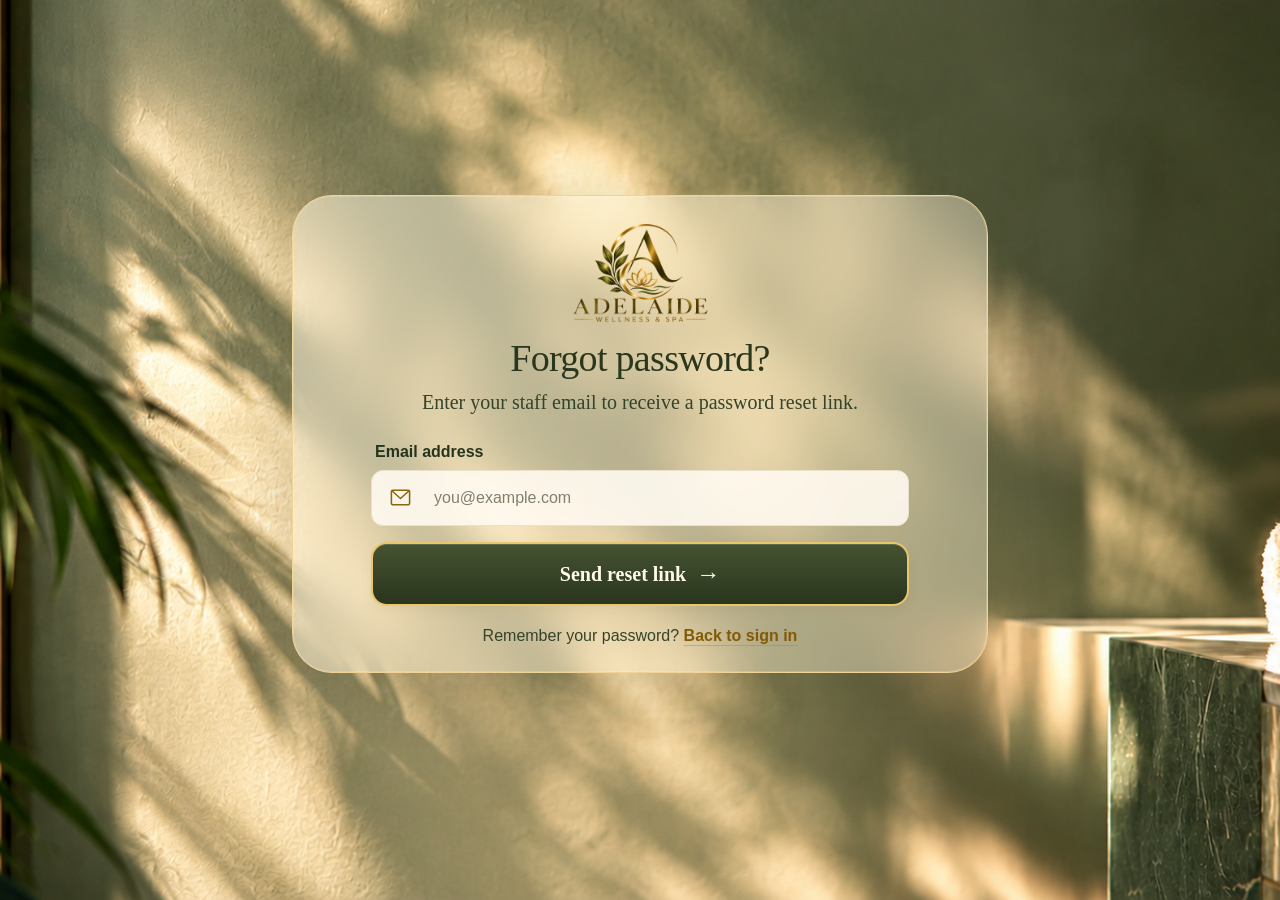
<file: admin-forgot-password.html>
<!doctype html>
<html lang="en">
<head>
<meta charset="UTF-8">
<meta name="viewport" content="width=device-width, initial-scale=1.0">
<meta name="robots" content="noindex, nofollow">
<meta name="theme-color" content="#29331e">
<title>Password recovery | Adelaide Wellness &amp; Spa</title>
<link rel="icon" type="image/png" href="assets/images/logo/Elegant%20Golden%20A%20Spa%20Emblem.png">
<link rel="stylesheet" href="css/global.css">
<link rel="stylesheet" href="css/admin-auth.css">
<meta name="referrer" content="same-origin"><script src="js/spa-api.js" defer></script><script src="js/admin-auth.js" defer></script>
<link rel="stylesheet" href="css/loader.css">
<script src="js/loader.js"></script>
</head>
<body class="auth-page">
<!-- ADELAIDE WELLNESS SPA LOADER -->
<div id="page-loader" class="page-loader" role="status" aria-live="polite"><div class="loader-wrap"><div class="loader-ring"><div class="spa-mark" aria-hidden="true"><span class="leaf leaf-left"></span><span class="leaf leaf-center"></span><span class="leaf leaf-right"></span></div></div></div><span class="loader-status">Loading Adelaide Wellness &amp; Spa…</span></div>

<a class="skip-link" href="#main">Skip to form</a>
<main id="main" class="page-main auth-shell">
<section class="auth-content" aria-labelledby="auth-title">
<div class="auth-card">
<a class="auth-brand" href="index.html" aria-label="Adelaide Wellness and Spa home"><img src="assets/images/logo/Adelaide%20Wellness%20Spa%20Emblem.png" alt="Adelaide Wellness &amp; Spa" width="180" height="120"></a>
<h1 id="auth-title">Forgot password?</h1>
<p class="auth-intro">Enter your staff email to receive a password reset link.</p>
<form class="auth-form" data-auth-mode="forgot">
<div class="form-field">
<label for="email">Email address</label>
<div class="input-wrap"><span class="field-icon" aria-hidden="true"><svg viewBox="0 0 24 24"><rect x="2.5" y="4.5" width="19" height="15" rx="1.5"/><path d="m3 5 9 8 9-8"/></svg></span><input id="email" name="email" type="email" placeholder="you@example.com" autocomplete="email" required maxlength="254" ></div>

</div>

<button class="button button-dark auth-submit" type="submit" disabled>Send reset link<span aria-hidden="true">&rarr;</span></button>
<p class="form-status" role="status" aria-live="polite" aria-atomic="true" tabindex="-1" hidden></p>
</form>
<noscript><p class="access-note">Enable JavaScript to use secure staff sign-in.</p></noscript>
<p class="auth-switch">Remember your password? <a href="admin-login.html">Back to sign in</a></p>
</div>
</section>
</main>
</body>
</html>
</file>
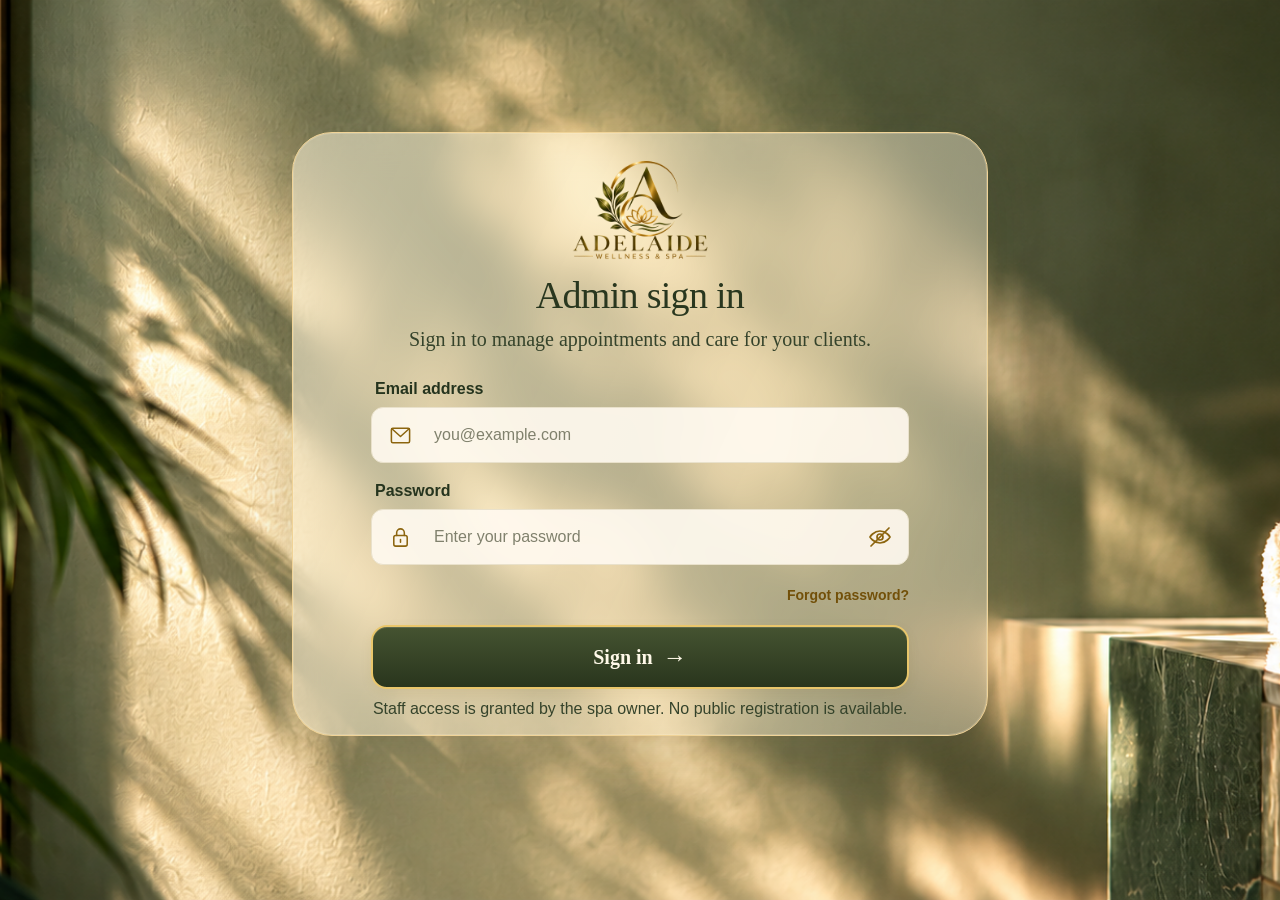
<file: admin-login.html>
<!doctype html>
<html lang="en">
<head>
<meta charset="UTF-8">
<meta name="viewport" content="width=device-width, initial-scale=1.0">
<meta name="robots" content="noindex, nofollow">
<meta name="theme-color" content="#29331e">
<link rel="preconnect" href="https://zhezlhajzdzdyronuxao.supabase.co" crossorigin>
<title>Admin sign in | Adelaide Wellness &amp; Spa</title>
<link rel="icon" type="image/png" href="assets/images/logo/Elegant%20Golden%20A%20Spa%20Emblem.png">
<link rel="stylesheet" href="css/global.css">
<link rel="stylesheet" href="css/admin-auth.css">
<meta name="referrer" content="same-origin"><script src="js/spa-api.js" defer></script><script src="js/admin-auth.js" defer></script>
<link rel="stylesheet" href="css/loader.css">
<script src="js/loader.js"></script>
</head>
<body class="auth-page">
<!-- ADELAIDE WELLNESS SPA LOADER -->
<div id="page-loader" class="page-loader" role="status" aria-live="polite"><div class="loader-wrap"><div class="loader-ring"><div class="spa-mark" aria-hidden="true"><span class="leaf leaf-left"></span><span class="leaf leaf-center"></span><span class="leaf leaf-right"></span></div></div></div><span class="loader-status">Loading Adelaide Wellness &amp; Spa…</span></div>

<a class="skip-link" href="#main">Skip to form</a>
<main id="main" class="page-main auth-shell">
<section class="auth-content" aria-labelledby="auth-title">
<div class="auth-card">
<a class="auth-brand" href="index.html" aria-label="Adelaide Wellness and Spa home"><img src="assets/images/logo/Adelaide%20Wellness%20Spa%20Emblem.png" alt="Adelaide Wellness &amp; Spa" width="180" height="120"></a>
<h1 id="auth-title">Admin sign in</h1>
<p class="auth-intro">Sign in to manage appointments and care for your clients.</p>
<form class="auth-form" data-auth-mode="login">
<div class="form-field">
<label for="email">Email address</label>
<div class="input-wrap"><span class="field-icon" aria-hidden="true"><svg viewBox="0 0 24 24"><rect x="2.5" y="4.5" width="19" height="15" rx="1.5"/><path d="m3 5 9 8 9-8"/></svg></span><input id="email" name="email" type="email" placeholder="you@example.com" autocomplete="email" required maxlength="254" ></div>

</div>
<div class="form-field">
<label for="password">Password</label>
<div class="input-wrap"><span class="field-icon" aria-hidden="true"><svg viewBox="0 0 24 24"><rect x="5" y="10" width="14" height="11" rx="2"/><path d="M8 10V7a4 4 0 0 1 8 0v3M12 14v3"/></svg></span><input id="password" name="password" type="password" placeholder="Enter your password" autocomplete="current-password" required maxlength="128" ><button class="password-toggle" type="button" aria-controls="password" aria-label="Show password" aria-pressed="false"><span class="visibility-icon" aria-hidden="true"></span></button></div>

</div>
<div class="form-options"><a href="admin-forgot-password.html">Forgot password?</a></div>
<button class="button button-dark auth-submit" type="submit" disabled>Sign in<span aria-hidden="true">&rarr;</span></button>
<p class="form-status" role="status" aria-live="polite" aria-atomic="true" tabindex="-1" hidden></p>
</form>
<noscript><p class="access-note">Enable JavaScript to use secure staff sign-in.</p></noscript>
<p class="auth-switch">Staff access is granted by the spa owner. No public registration is available.</p>
</div>
</section>
</main>
</body>
</html>
</file>
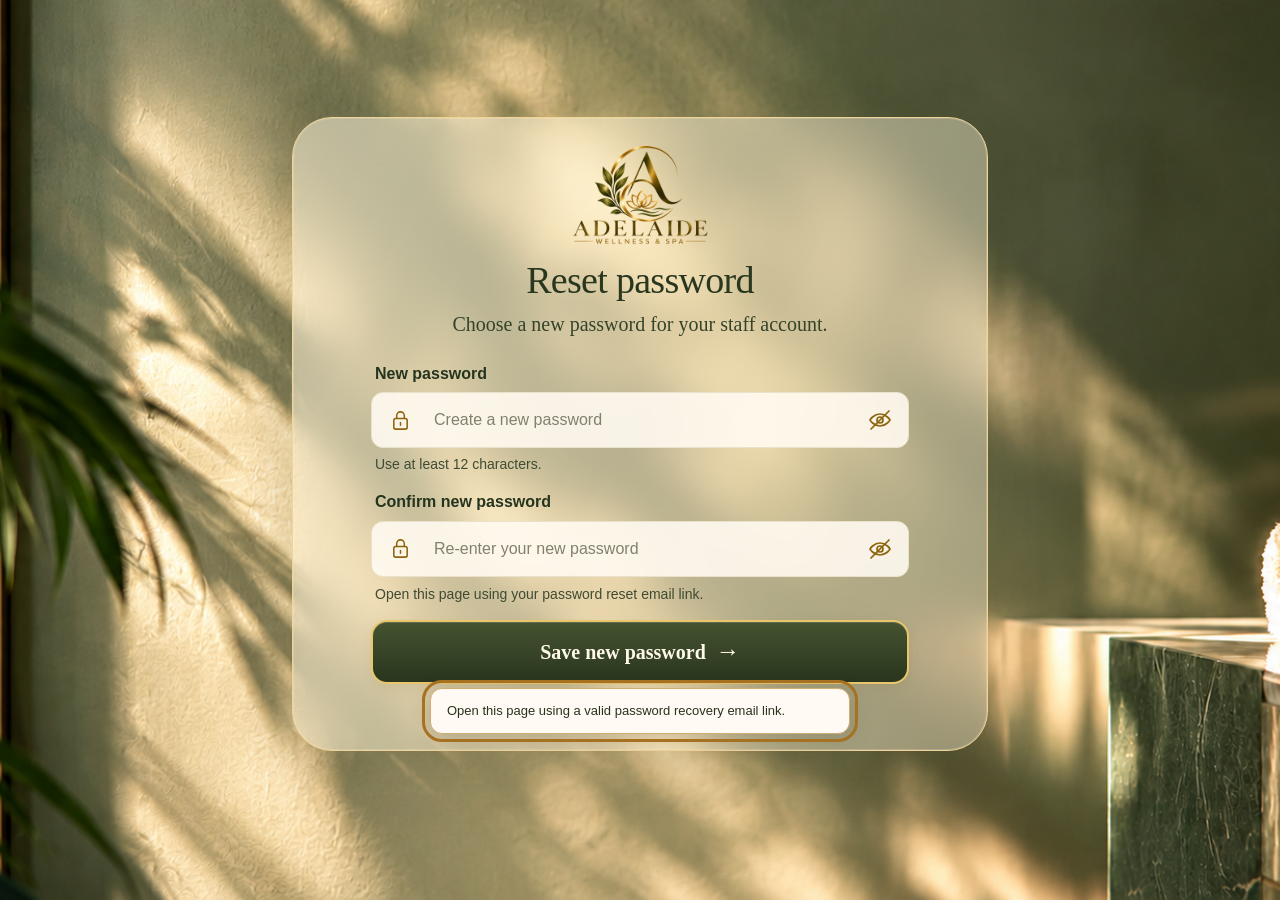
<file: admin-reset-password.html>
<!doctype html>
<html lang="en">
<head>
<meta charset="UTF-8">
<meta name="viewport" content="width=device-width, initial-scale=1.0">
<meta name="robots" content="noindex, nofollow">
<meta name="theme-color" content="#29331e">
<title>Reset password | Adelaide Wellness &amp; Spa</title>
<link rel="icon" type="image/png" href="assets/images/logo/Elegant%20Golden%20A%20Spa%20Emblem.png">
<link rel="stylesheet" href="css/global.css">
<link rel="stylesheet" href="css/admin-auth.css">
<meta name="referrer" content="same-origin"><script src="js/spa-api.js" defer></script><script src="js/admin-auth.js" defer></script>
<link rel="stylesheet" href="css/loader.css">
<script src="js/loader.js"></script>
</head>
<body class="auth-page">
<!-- ADELAIDE WELLNESS SPA LOADER -->
<div id="page-loader" class="page-loader" role="status" aria-live="polite"><div class="loader-wrap"><div class="loader-ring"><div class="spa-mark" aria-hidden="true"><span class="leaf leaf-left"></span><span class="leaf leaf-center"></span><span class="leaf leaf-right"></span></div></div></div><span class="loader-status">Loading Adelaide Wellness &amp; Spa…</span></div>

<a class="skip-link" href="#main">Skip to form</a>
<main id="main" class="page-main auth-shell">
<section class="auth-content" aria-labelledby="auth-title">
<div class="auth-card">
<a class="auth-brand" href="index.html" aria-label="Adelaide Wellness and Spa home"><img src="assets/images/logo/Adelaide%20Wellness%20Spa%20Emblem.png" alt="Adelaide Wellness &amp; Spa" width="180" height="120"></a>
<h1 id="auth-title">Reset password</h1>
<p class="auth-intro">Choose a new password for your staff account.</p>
<form class="auth-form" data-auth-mode="reset">
<div class="form-field">
<label for="password">New password</label>
<div class="input-wrap"><span class="field-icon" aria-hidden="true"><svg viewBox="0 0 24 24"><rect x="5" y="10" width="14" height="11" rx="2"/><path d="M8 10V7a4 4 0 0 1 8 0v3M12 14v3"/></svg></span><input id="password" name="password" type="password" placeholder="Create a new password" autocomplete="new-password" required maxlength="128" minlength="12" aria-describedby="password-hint"><button class="password-toggle" type="button" aria-controls="password" aria-label="Show new password" aria-pressed="false"><span class="visibility-icon" aria-hidden="true"></span></button></div>
<p id="password-hint" class="field-hint">Use at least 12 characters.</p>
</div>
<div class="form-field">
<label for="confirm-password">Confirm new password</label>
<div class="input-wrap"><span class="field-icon" aria-hidden="true"><svg viewBox="0 0 24 24"><rect x="5" y="10" width="14" height="11" rx="2"/><path d="M8 10V7a4 4 0 0 1 8 0v3M12 14v3"/></svg></span><input id="confirm-password" name="confirm-password" type="password" placeholder="Re-enter your new password" autocomplete="new-password" required maxlength="128" ><button class="password-toggle" type="button" aria-controls="confirm-password" aria-label="Show confirm new password" aria-pressed="false"><span class="visibility-icon" aria-hidden="true"></span></button></div>

</div>
<p class="access-note">Open this page using your password reset email link.</p>
<button class="button button-dark auth-submit" type="submit" disabled>Save new password<span aria-hidden="true">&rarr;</span></button>
<p class="form-status" role="status" aria-live="polite" aria-atomic="true" tabindex="-1" hidden></p>
</form>
<noscript><p class="access-note">Enable JavaScript to use secure staff sign-in.</p></noscript>
<p class="auth-switch">Need a new reset link? <a href="admin-forgot-password.html">Request one</a></p>
</div>
</section>
</main>
</body>
</html>
</file>
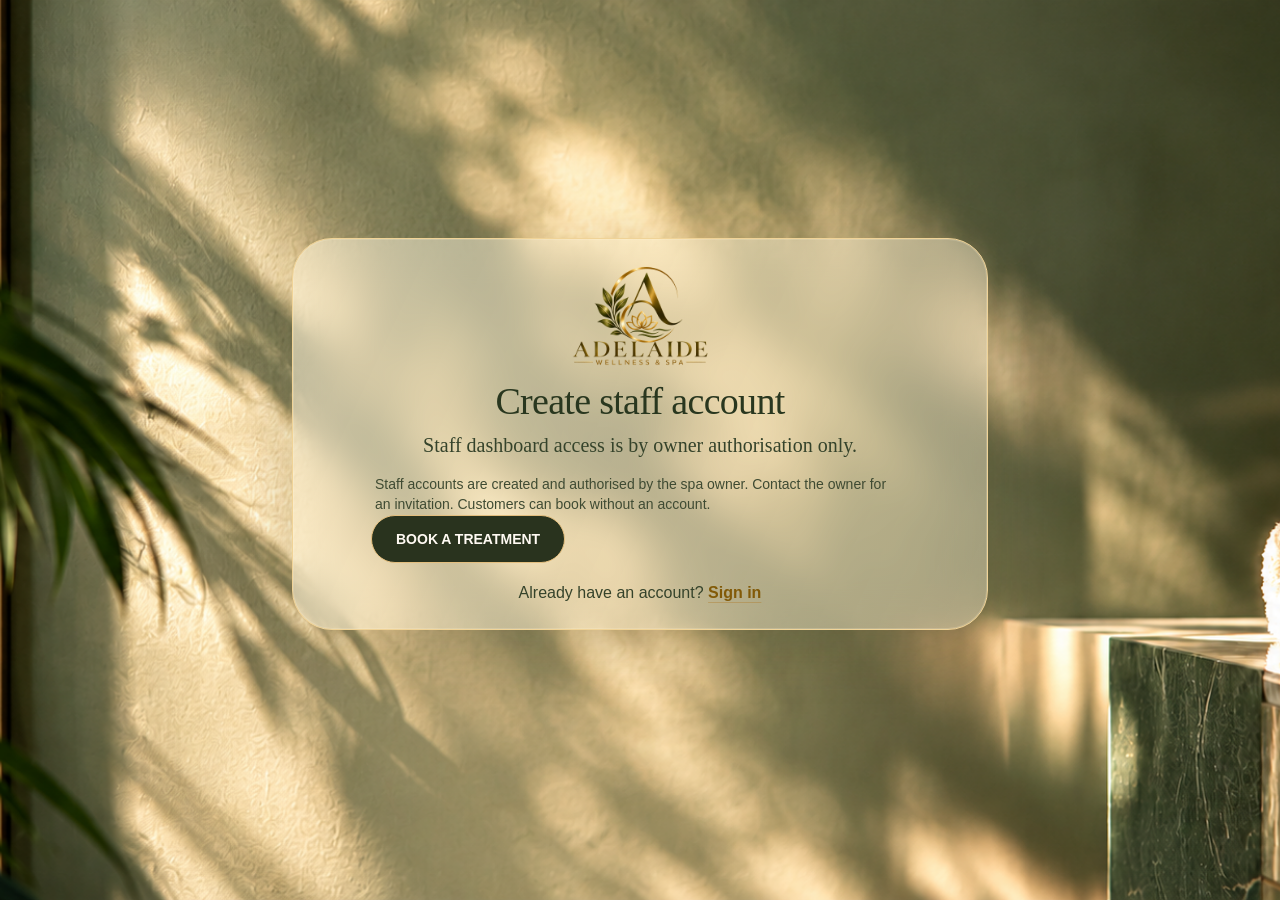
<file: admin-signup.html>
<!doctype html>
<html lang="en">
<head>
<meta charset="UTF-8">
<meta name="viewport" content="width=device-width, initial-scale=1.0">
<meta name="robots" content="noindex, nofollow">
<meta name="theme-color" content="#29331e">
<title>Admin account setup | Adelaide Wellness &amp; Spa</title>
<link rel="icon" type="image/png" href="assets/images/logo/Elegant%20Golden%20A%20Spa%20Emblem.png">
<link rel="stylesheet" href="css/global.css">
<link rel="stylesheet" href="css/admin-auth.css">
<script src="js/admin-auth.js" defer></script>
<link rel="stylesheet" href="css/loader.css">
<script src="js/loader.js"></script>
</head>
<body class="auth-page">
<!-- ADELAIDE WELLNESS SPA LOADER -->
<div id="page-loader" class="page-loader" role="status" aria-live="polite"><div class="loader-wrap"><div class="loader-ring"><div class="spa-mark" aria-hidden="true"><span class="leaf leaf-left"></span><span class="leaf leaf-center"></span><span class="leaf leaf-right"></span></div></div></div><span class="loader-status">Loading Adelaide Wellness &amp; Spa…</span></div>

<a class="skip-link" href="#main">Skip to form</a>
<main id="main" class="page-main auth-shell">
<section class="auth-content" aria-labelledby="auth-title">
<div class="auth-card">
<a class="auth-brand" href="index.html" aria-label="Adelaide Wellness and Spa home"><img src="assets/images/logo/Adelaide%20Wellness%20Spa%20Emblem.png" alt="Adelaide Wellness &amp; Spa" width="180" height="120"></a>
<h1 id="auth-title">Create staff account</h1>
<p class="auth-intro">Staff dashboard access is by owner authorisation only.</p>
<p class="access-note">Staff accounts are created and authorised by the spa owner. Contact the owner for an invitation. Customers can book without an account.</p><a class="button button-dark" href="booking.html">Book a treatment</a>
<noscript><p class="access-note">These screens require JavaScript. Authentication will be available once setup is complete.</p></noscript>
<p class="auth-switch">Already have an account? <a href="admin-login.html">Sign in</a></p>
</div>
</section>
</main>
</body>
</html>
</file>
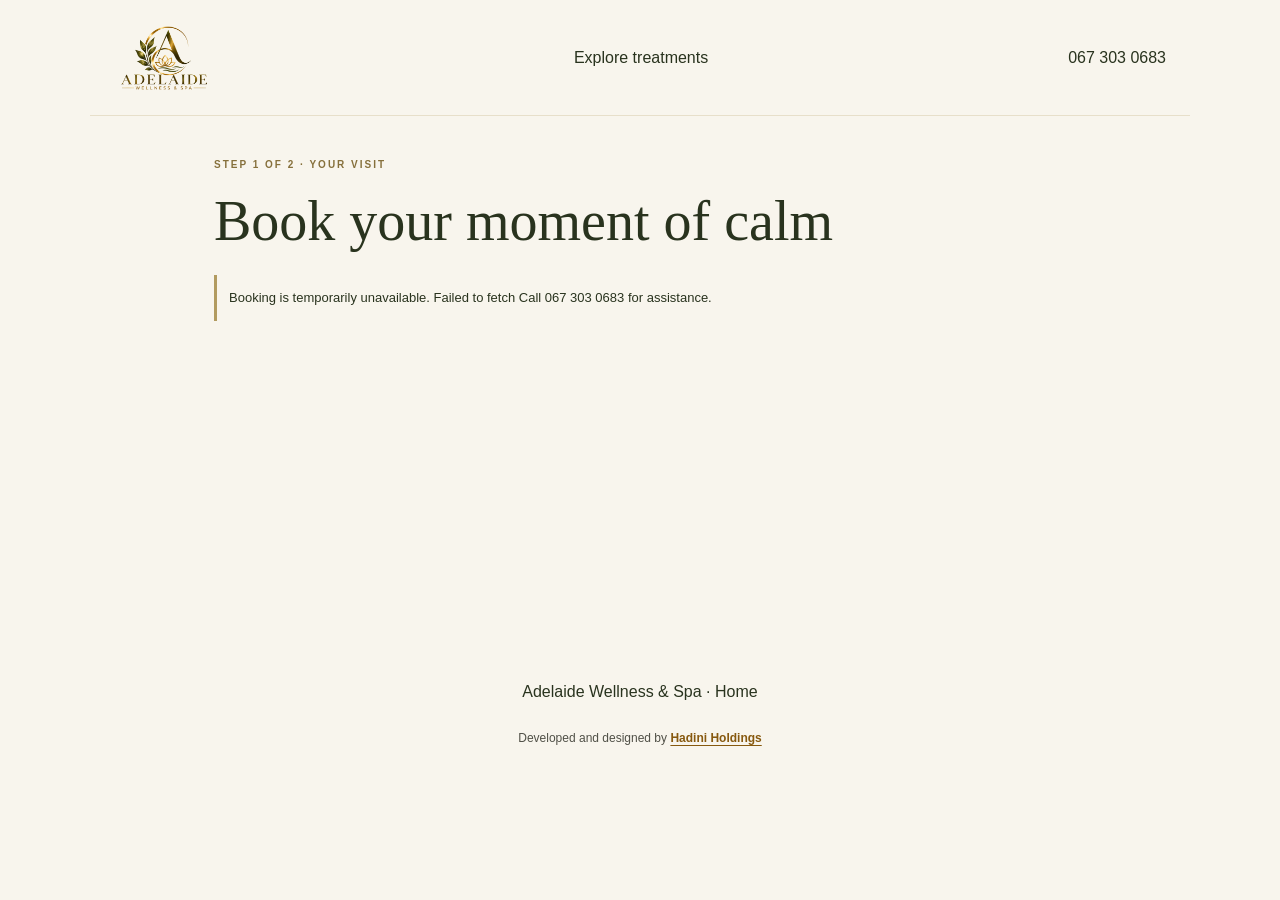
<file: booking.html>
<!doctype html>
<html lang="en"><head><meta charset="utf-8"><meta name="viewport" content="width=device-width,initial-scale=1"><meta name="theme-color" content="#29331e"><meta name="referrer" content="same-origin"><title>Book a treatment | Adelaide Wellness &amp; Spa</title><link rel="icon" href="assets/images/logo/Elegant%20Golden%20A%20Spa%20Emblem.png"><link rel="stylesheet" href="css/global.css"><link rel="stylesheet" href="css/booking.css"><link rel="stylesheet" href="css/customer-booking.css"><script src="js/spa-api.js" defer></script><script src="js/booking.js" defer></script><link rel="stylesheet" href="css/loader.css">
<script src="js/loader.js"></script>
<script src="js/staff-profile.js" defer></script>
<link rel="stylesheet" href="css/dialog-behavior.css">
<script src="js/dialog-behavior.js" defer></script>
</head>
<body class="booking-page">
<script>if(new URLSearchParams(location.search).get('embed')==='1'){document.body.classList.add('booking-embedded');document.documentElement.classList.add('booking-embedded-root');}</script>
<!-- ADELAIDE WELLNESS SPA LOADER -->
<div id="page-loader" class="page-loader" role="status" aria-live="polite"><div class="loader-wrap"><div class="loader-ring"><div class="spa-mark" aria-hidden="true"><span class="leaf leaf-left"></span><span class="leaf leaf-center"></span><span class="leaf leaf-right"></span></div></div></div><span class="loader-status">Loading Adelaide Wellness &amp; Spa…</span></div>
<a class="skip-link" href="#main">Skip to booking</a><header class="booking-header"><a href="index.html"><img src="assets/images/logo/Adelaide%20Wellness%20Spa%20Emblem.png" alt="Adelaide Wellness &amp; Spa" width="100" height="70"></a><a href="services.html">Explore treatments</a><a href="tel:+27673030683">067 303 0683</a></header>
<main id="main" class="booking-shell"><p class="eyebrow" id="booking-step">Step 1 of 2 · Your visit</p><h1 id="customer-booking-title">Book your moment of calm</h1>
<p id="booking-message" role="status" tabindex="-1">Loading treatments…</p><noscript>Please enable JavaScript, or call 067 303 0683 to book.</noscript>
<form id="customer-booking" hidden>
<div id="booking-details"><fieldset><legend>Your treatment</legend><div class="booking-fields"><label>Service or special<select name="service" required></select></label><label id="booking-option-label">Treatment option<select name="option" required></select></label><div id="booking-fixed-treatment" hidden><span>Treatment</span><p id="booking-single-option" class="booking-single-option"></p></div><label>Number of people<input name="people" type="number" min="1" max="192" value="1" required></label></div><p id="treatment-inclusions"></p><div id="customer-addons" hidden></div><p id="duration-enquiry" hidden>The treatment time for this selection still needs to be configured. Please <a href="https://wa.me/27673030683" target="_blank" rel="noopener noreferrer">contact us on WhatsApp</a> to arrange it.</p></fieldset>
<fieldset><legend>Date &amp; time</legend><div class="booking-fields"><label>Date<input name="date" type="date" required></label><label>Available starting time<select name="time" required disabled><option value="">Choose a date first</option></select></label></div><p id="availability-message" role="status" aria-live="polite">Choose your treatment and date to see available starting times.</p><button id="check-times" class="button button-outline" type="button">Refresh available times</button></fieldset>
<fieldset><legend>Your details</legend><div class="booking-fields"><label>Full name<input name="customer" autocomplete="name" maxlength="100" required></label><label>Phone number<input name="phone" type="tel" autocomplete="tel" minlength="6" maxlength="30" required></label><label>Email address<input name="email" type="email" autocomplete="email" maxlength="254" required></label></div><p>We use these details to manage your appointment and contact you about your booking.</p></fieldset>
<button id="review-booking" class="button button-dark" type="submit" disabled>Review treatment and schedule →</button></div>
<section id="booking-review" hidden aria-labelledby="review-title"><h2 id="review-title" tabindex="-1">Review your booking</h2><div id="review-schedule"></div><p id="review-contact"></p><p>Confirm below to reserve these sessions immediately. Availability is checked again as your booking is saved.</p><p id="booking-review-message" role="status" aria-live="polite"></p><button id="submit-booking" class="button button-dark" type="button">Confirm booking</button><button id="edit-booking" class="button button-outline" type="button">Edit details</button></section>
</form><section id="booking-success" hidden tabindex="-1" aria-live="polite"></section>
</main><footer class="booking-footer">Adelaide Wellness &amp; Spa · <a href="index.html">Home</a><p class="developer-credit">Developed and designed by <a class="developer-link" href="https://hadiniholdings.co.za" target="_blank" rel="noopener noreferrer">Hadini Holdings</a></p></footer></body></html>
</file>
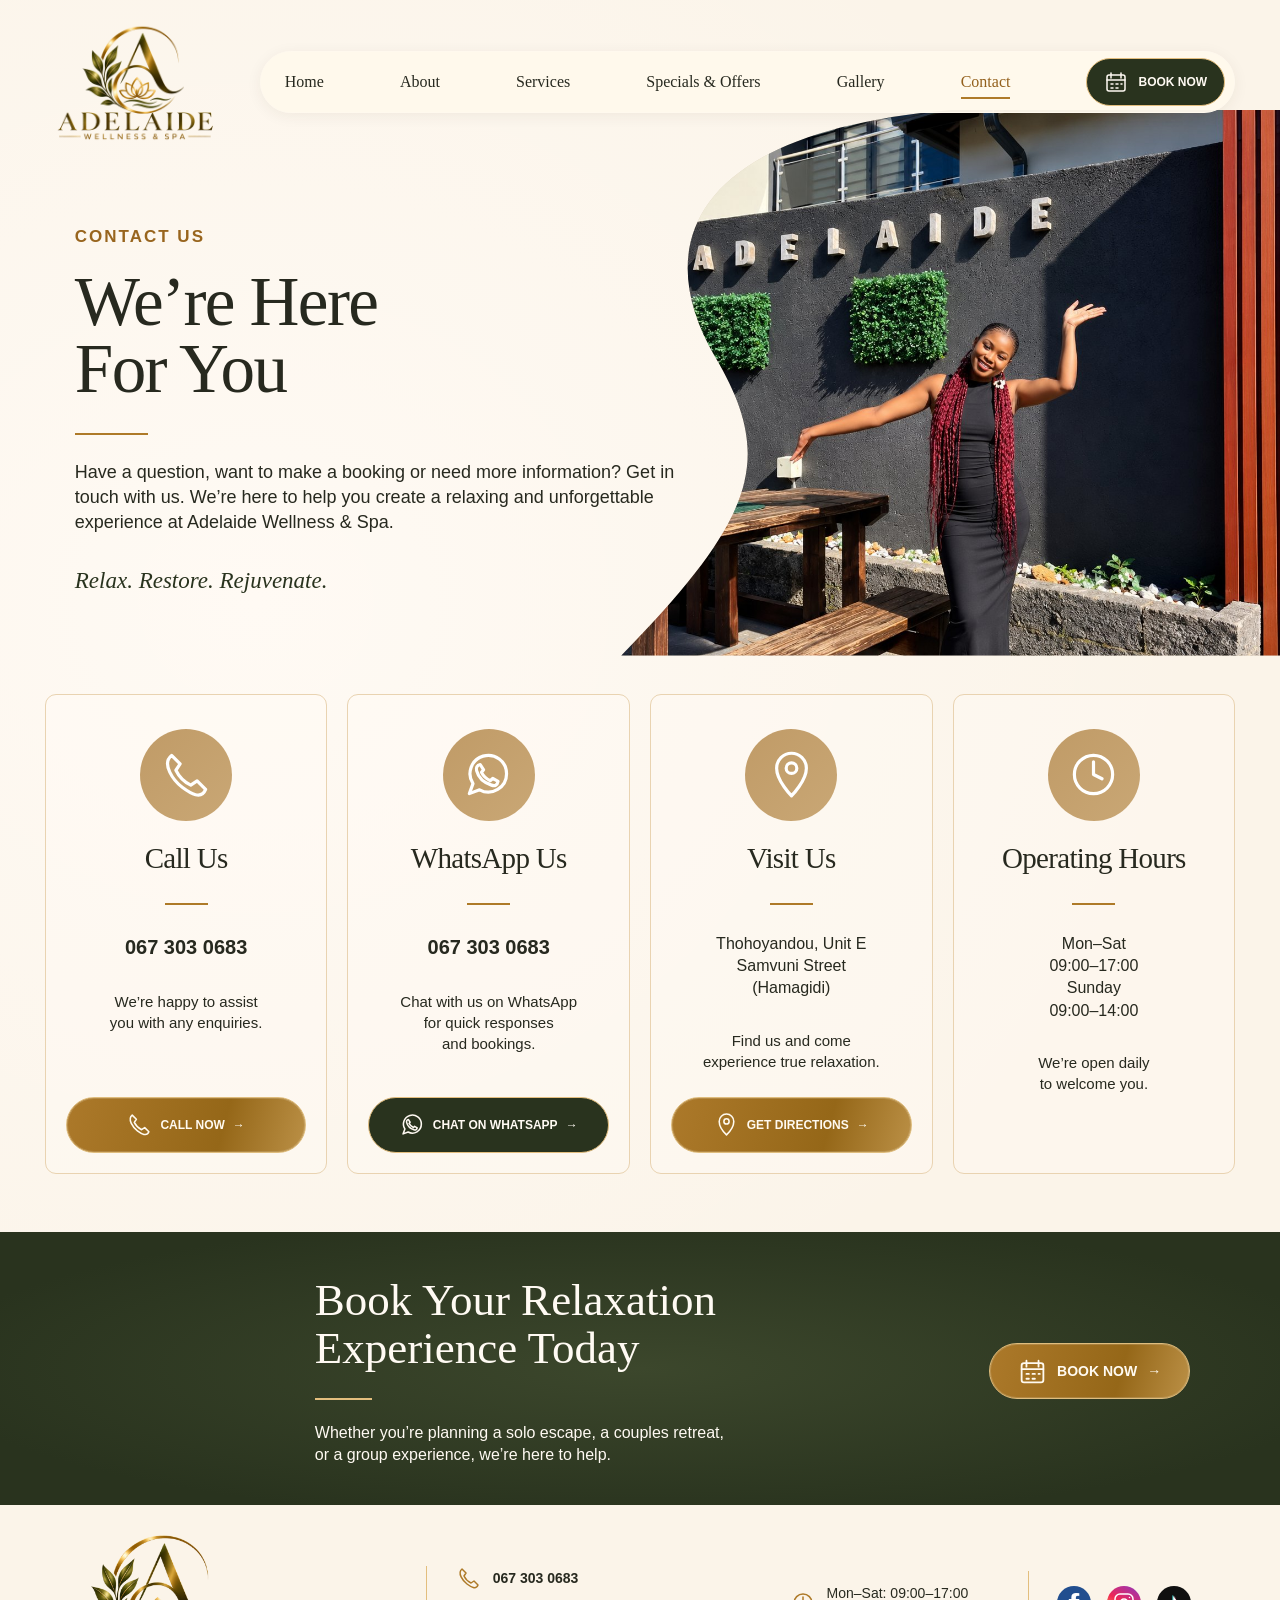
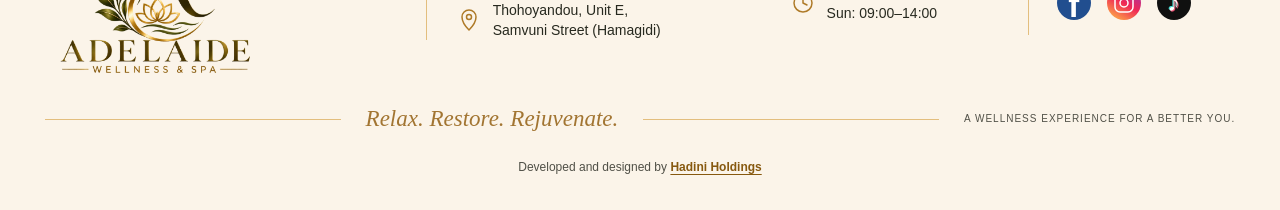
<file: contact.html>
﻿<!doctype html>
<html lang="en">
<head>
  <meta charset="UTF-8">
  <meta name="viewport" content="width=device-width, initial-scale=1.0">
  <meta name="description" content="Contact Adelaide Wellness & Spa in Thohoyandou. Call or WhatsApp 067 303 0683, find directions, and book your spa experience. Open Monday–Saturday, 09:00–17:00, and Sunday, 09:00–14:00.">
  <meta name="theme-color" content="#29331e">
  <link rel="icon" type="image/png" href="assets/images/logo/Elegant%20Golden%20A%20Spa%20Emblem.png">
  <title>Contact Us | Adelaide Wellness & Spa</title>
  <link rel="stylesheet" href="css/global.css">
  <link rel="stylesheet" href="css/contact.css">
  <script src="js/global.js" defer></script>
  <script src="js/contact.js" defer></script>
<link rel="stylesheet" href="css/loader.css">
<script src="js/loader.js"></script>
<script src="js/spa-api.js" defer></script>
<script src="js/staff-profile.js" defer></script>
<link rel="stylesheet" href="css/booking-modal.css">
<script src="js/booking-modal.js" defer></script>
<link rel="stylesheet" href="css/dialog-behavior.css">
<script src="js/dialog-behavior.js" defer></script>
</head>
<body>
<!-- ADELAIDE WELLNESS SPA LOADER -->
<div id="page-loader" class="page-loader" role="status" aria-live="polite"><div class="loader-wrap"><div class="loader-ring"><div class="spa-mark" aria-hidden="true"><span class="leaf leaf-left"></span><span class="leaf leaf-center"></span><span class="leaf leaf-right"></span></div></div></div><span class="loader-status">Loading Adelaide Wellness &amp; Spa…</span></div>

  <a class="skip-link" href="#main">Skip to content</a>
  <header class="site-header container">
    <a class="brand" href="index.html" aria-label="Adelaide Wellness and Spa home"><img src="assets/images/logo/Adelaide%20Wellness%20Spa%20Emblem.png" alt="Adelaide Wellness & Spa" width="180" height="120"></a>
    <button class="menu-toggle" type="button" aria-controls="main-navigation" aria-expanded="false" aria-label="Open navigation"><span></span><span></span><span></span></button>
    <nav class="main-navigation" id="main-navigation" aria-label="Main navigation">
      <a href="index.html">Home</a>
      <a href="about.html">About</a>
      <a href="services.html">Services</a>
      <a href="packages.html">Specials &amp; Offers</a>
      <a href="gallery.html">Gallery</a>
      <a href="contact.html" aria-current="page">Contact</a>
      <a class="button button-dark" href="booking.html" rel="noopener noreferrer"><span class="icon" data-icon="calendar" aria-hidden="true"></span>Book now</a>
    </nav>
  </header>
  <main id="main" class="page-main contact-main">
    <section class="contact-hero" aria-labelledby="contact-title">
      <svg class="contact-shape-definitions" aria-hidden="true" focusable="false" width="0" height="0"><defs><clipPath id="contact-image-clip" clipPathUnits="objectBoundingBox"><path d="M.525 0H1V1H.047C.242 .747 .27 .639 .183 .453C.087 .246 .15 .039 .525 0Z"/></clipPath></defs></svg>
      <div class="contact-hero-image"><img src="assets/images/gallery/web/smiling-welcome-at-adelaide-spa.jpg" alt="A welcome outside Adelaide Wellness &amp; Spa" width="1254" height="1254" fetchpriority="high" decoding="async"></div>
      <div class="container contact-hero-inner"><div class="contact-hero-copy">
        <p class="eyebrow">Contact us</p>
        <h1 id="contact-title">We’re Here<br>For You</h1>
        <span class="contact-gold-rule" aria-hidden="true"></span>
        <p class="contact-intro">Have a question, want to make a booking or need more information? Get in touch with us. We’re here to help you create a relaxing and unforgettable experience at Adelaide Wellness &amp; Spa.</p>
        <p class="contact-motto">Relax. Restore. Rejuvenate.</p>
        
      </div></div>
    </section>
    <section class="contact-methods container" aria-label="Ways to contact Adelaide Wellness and Spa">
      <article class="contact-card">
        <span class="contact-card-icon"><span class="icon" data-icon="phone" aria-hidden="true"></span></span>
        <h2>Call Us</h2><span class="contact-card-rule" aria-hidden="true"></span>
        <a class="contact-detail contact-number" href="tel:+27673030683">067 303 0683</a>
        <p class="contact-description">We’re happy to assist<br>you with any enquiries.</p>
        <a class="button button-gold" href="tel:+27673030683"><span class="icon" data-icon="phone" aria-hidden="true"></span>Call now <span aria-hidden="true">&rarr;</span></a>
      </article>
      <article class="contact-card">
        <span class="contact-card-icon"><span class="icon" data-icon="whatsapp" aria-hidden="true"></span></span>
        <h2>WhatsApp Us</h2><span class="contact-card-rule" aria-hidden="true"></span>
        <a class="contact-detail contact-number" href="https://wa.me/27673030683" target="_blank" rel="noopener noreferrer">067 303 0683</a>
        <p class="contact-description">Chat with us on WhatsApp<br>for quick responses<br>and bookings.</p>
        <a class="button button-dark" href="https://wa.me/27673030683" target="_blank" rel="noopener noreferrer"><span class="icon" data-icon="whatsapp" aria-hidden="true"></span>Chat on WhatsApp <span aria-hidden="true">&rarr;</span></a>
      </article>
      <article class="contact-card">
        <span class="contact-card-icon"><span class="icon" data-icon="pin" aria-hidden="true"></span></span>
        <h2>Visit Us</h2><span class="contact-card-rule" aria-hidden="true"></span>
        <address class="contact-detail">Thohoyandou, Unit E<br>Samvuni Street<br>(Hamagidi)</address>
        <p class="contact-description">Find us and come<br>experience true relaxation.</p>
        <a class="button button-gold contact-directions" href="https://www.google.com/maps/dir/?api=1&amp;destination=Adelaide%20Wellness%20%26%20Spa%2C%20Unit%20E%2C%20Samvuni%20Street%2C%20Hamagidi%2C%20Thohoyandou%2C%20South%20Africa" target="_blank" rel="noopener noreferrer"><span class="icon" data-icon="pin" aria-hidden="true"></span>Get directions <span aria-hidden="true">&rarr;</span></a>
      </article>
      <article class="contact-card contact-hours-card">
        <span class="contact-card-icon"><span class="icon" data-icon="clock" aria-hidden="true"></span></span>
        <h2>Operating Hours</h2><span class="contact-card-rule" aria-hidden="true"></span>
        <p class="contact-detail">Mon–Sat<br><time datetime="09:00">09:00</time>–<time datetime="17:00">17:00</time><br>Sunday<br><time datetime="09:00">09:00</time>–<time datetime="14:00">14:00</time></p>
        <p class="contact-description">We’re open daily<br>to welcome you.</p>
      </article>
    </section>
    <section class="contact-cta dark-section" aria-labelledby="cta-title">
      <div class="container cta-content">
      <div class="contact-cta-copy"><h2 id="cta-title">Book Your Relaxation<br>Experience Today</h2><span class="contact-gold-rule" aria-hidden="true"></span><p>Whether you’re planning a solo escape, a couples retreat,<br class="desktop-break"> or a group experience, we’re here to help.</p></div>
      <a class="button button-gold" href="booking.html" rel="noopener noreferrer"><span class="icon" data-icon="calendar" aria-hidden="true"></span>Book now <span aria-hidden="true">&rarr;</span></a>
      </div>
    </section>
  </main>
  <footer class="site-footer">
    <div class="container footer-main">
      <a class="footer-brand" href="index.html" aria-label="Adelaide Wellness and Spa home"><img src="assets/images/logo/Adelaide%20Wellness%20Spa%20Emblem.png" alt="Adelaide Wellness & Spa" width="220" height="147" loading="lazy"></a>
      <address class="footer-contact"><a href="tel:+27673030683"><span class="icon" data-icon="phone" aria-hidden="true"></span><strong>067 303 0683</strong></a><p><span class="icon" data-icon="pin" aria-hidden="true"></span><span>Thohoyandou, Unit E,<br>Samvuni Street (Hamagidi)</span></p></address>
      <div class="footer-hours"><span class="icon" data-icon="clock" aria-hidden="true"></span><p>Mon–Sat: 09:00–17:00<br>Sun: 09:00–14:00</p></div>
      <div class="social-links" aria-label="Social media"><!-- Add verified profile URLs when available. --><span class="social-icon facebook" role="img" aria-label="Facebook">f</span><span class="social-icon instagram" role="img" aria-label="Instagram"><span class="icon" data-icon="instagram" aria-hidden="true"></span></span><span class="social-icon tiktok" role="img" aria-label="TikTok">♪</span></div>
    </div>
    <div class="footer-bottom container"><span class="footer-rule" aria-hidden="true"></span><p>Relax. Restore. Rejuvenate.</p><span class="footer-rule" aria-hidden="true"></span><small>A wellness experience for a better you.</small></div>
    <p class="developer-credit">Developed and designed by <a class="developer-link" href="https://hadiniholdings.co.za" target="_blank" rel="noopener noreferrer">Hadini Holdings</a></p>
  </footer>
</body>
</html>
</file>
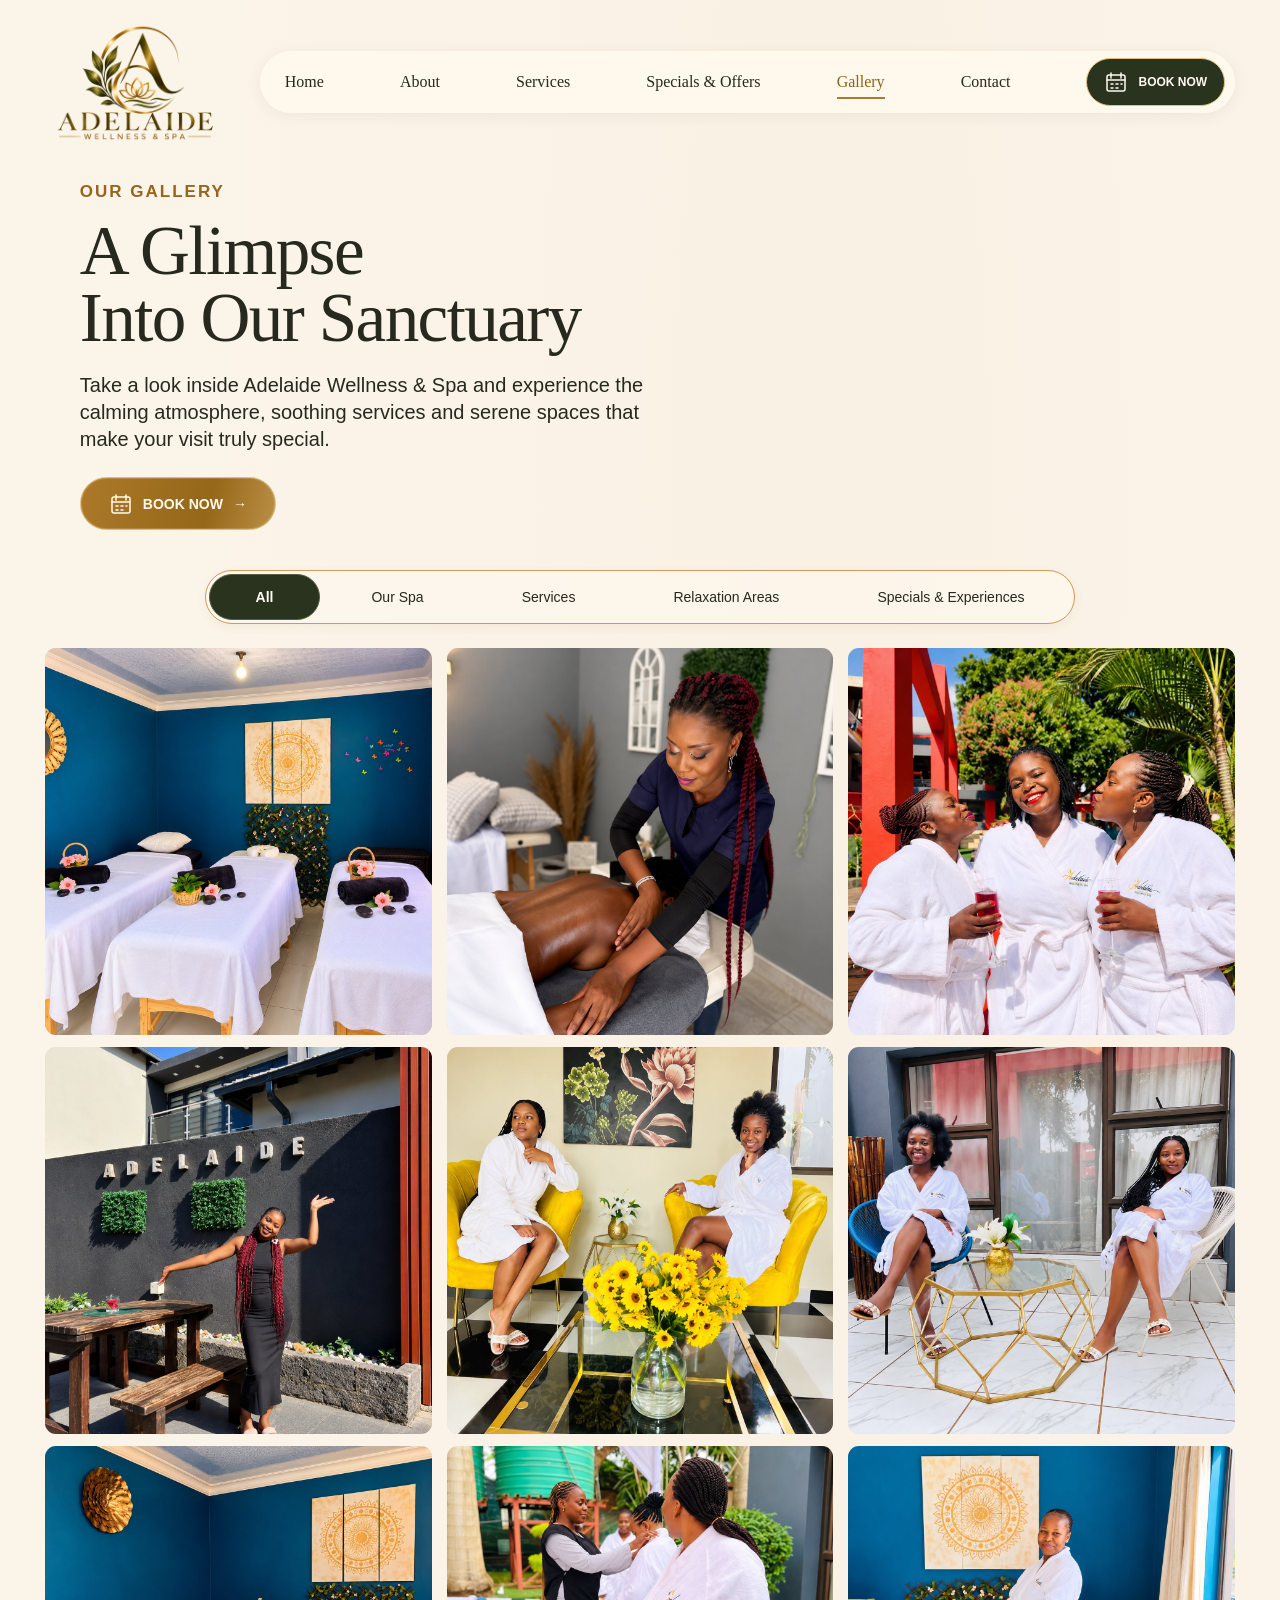
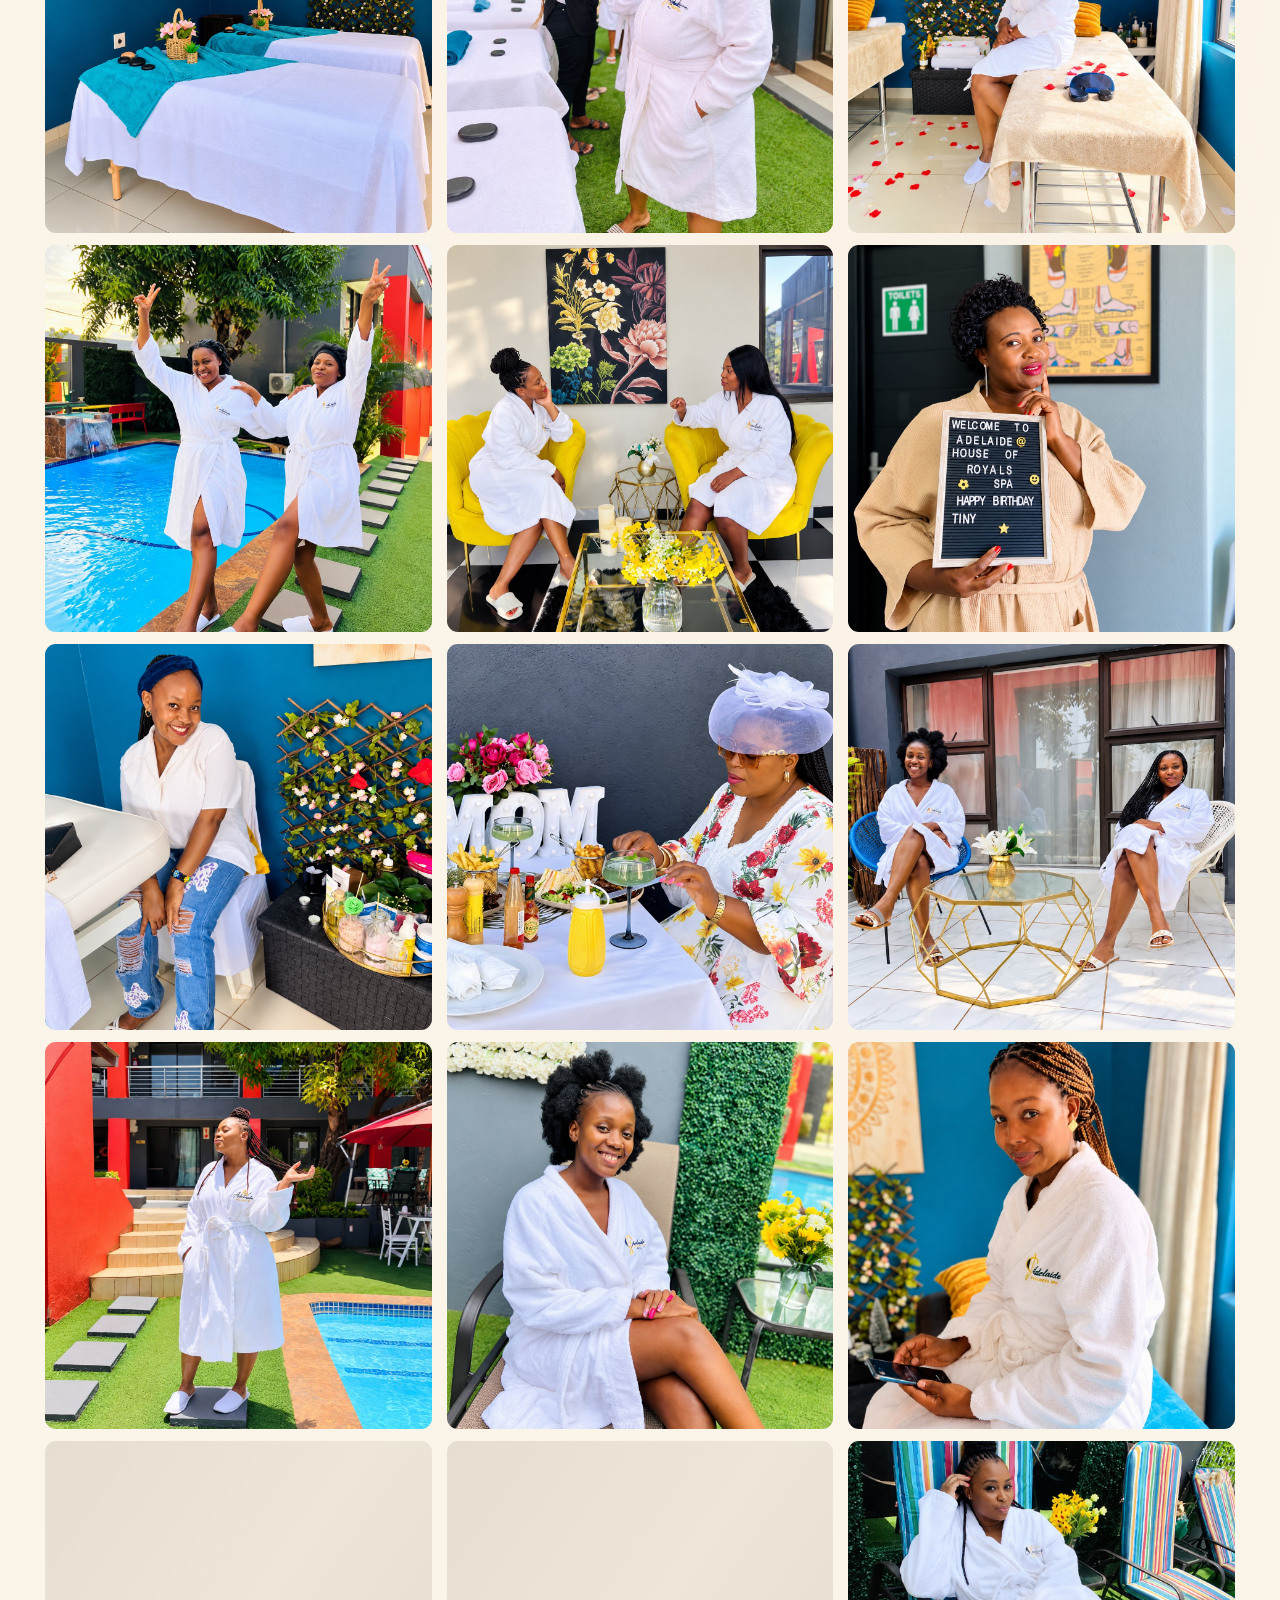
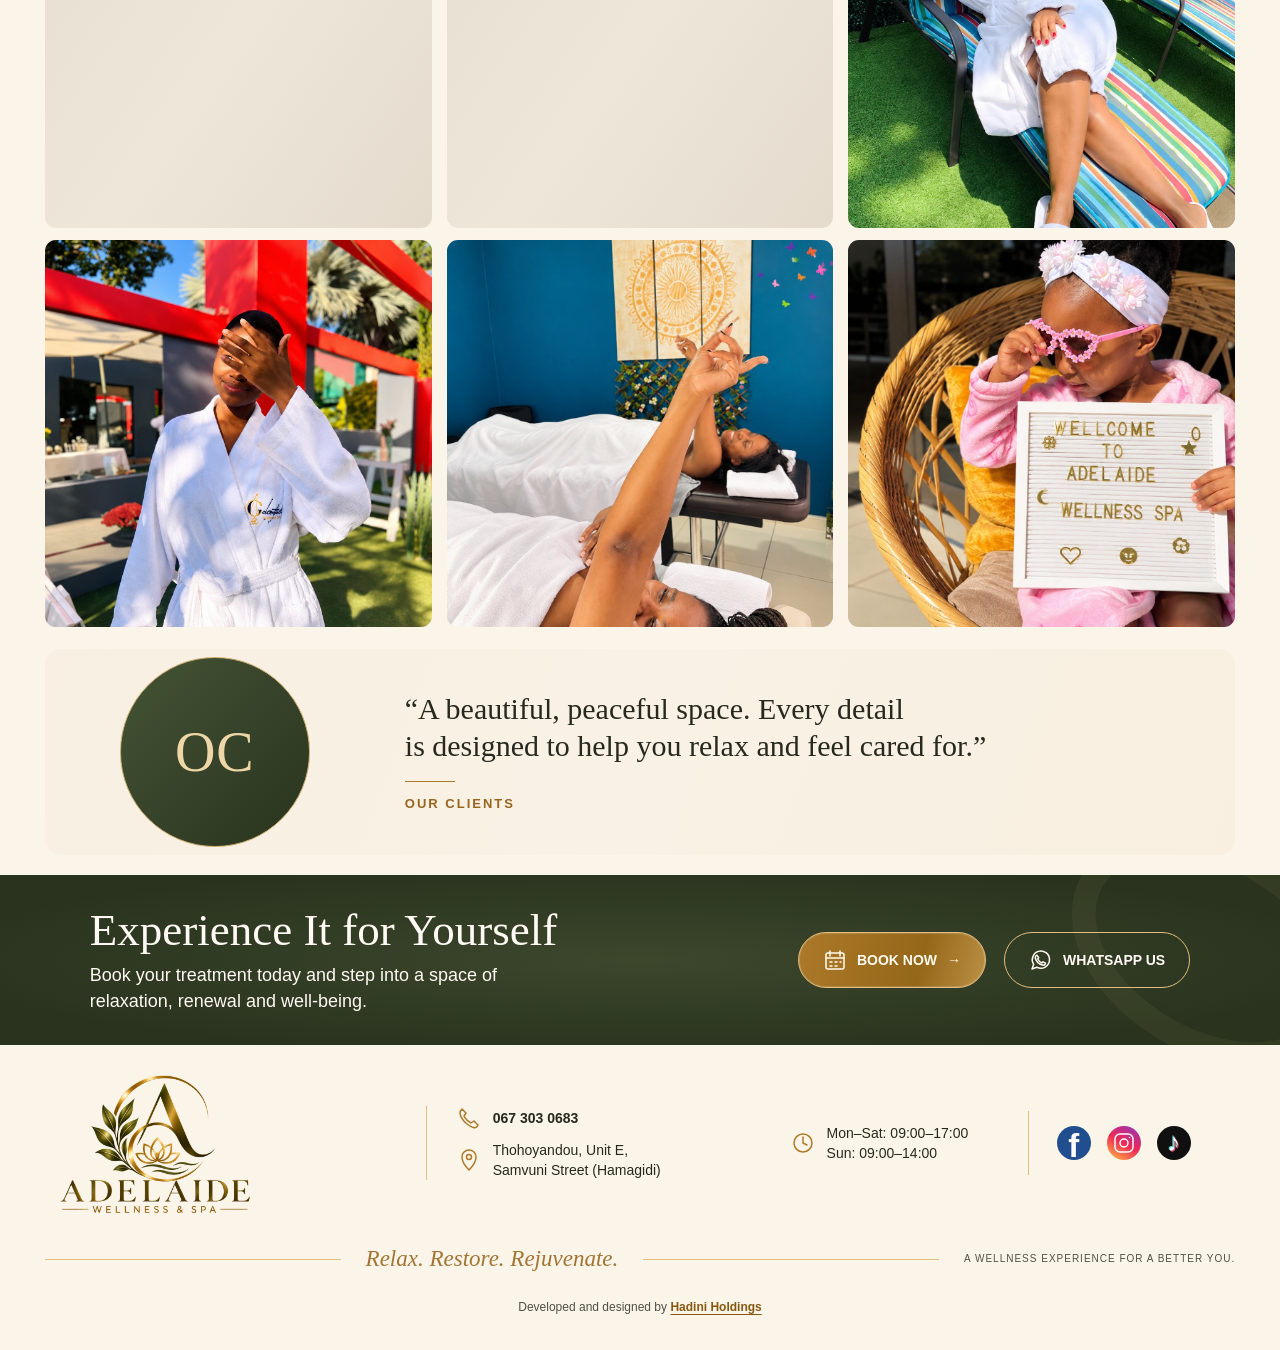
<file: gallery.html>
﻿<!doctype html>
<html lang="en">
<head>
  <meta charset="UTF-8">
  <meta name="viewport" content="width=device-width, initial-scale=1.0">
  <meta name="description" content="Take a glimpse inside Adelaide Wellness & Spa. Browse our spa, services, relaxation areas and wellness experiences in Thohoyandou.">
  <meta name="theme-color" content="#29331e">
  <link rel="icon" type="image/png" href="assets/images/logo/Elegant%20Golden%20A%20Spa%20Emblem.png">
  <title>Gallery | Adelaide Wellness & Spa</title>
  <link rel="stylesheet" href="css/global.css">
  <link rel="stylesheet" href="css/gallery.css">
  <script src="js/global.js" defer></script>
  <script src="js/gallery.js" defer></script>
<link rel="stylesheet" href="css/loader.css">
<script src="js/loader.js"></script>
<script src="js/spa-api.js" defer></script>
<script src="js/staff-profile.js" defer></script>
<link rel="stylesheet" href="css/booking-modal.css">
<script src="js/booking-modal.js" defer></script>
<link rel="stylesheet" href="css/dialog-behavior.css">
<script src="js/dialog-behavior.js" defer></script>
</head>
<body>
<!-- ADELAIDE WELLNESS SPA LOADER -->
<div id="page-loader" class="page-loader" role="status" aria-live="polite"><div class="loader-wrap"><div class="loader-ring"><div class="spa-mark" aria-hidden="true"><span class="leaf leaf-left"></span><span class="leaf leaf-center"></span><span class="leaf leaf-right"></span></div></div></div><span class="loader-status">Loading Adelaide Wellness &amp; Spa…</span></div>

  <a class="skip-link" href="#main">Skip to content</a>
  <header class="site-header container">
    <a class="brand" href="index.html" aria-label="Adelaide Wellness and Spa home"><img src="assets/images/logo/Adelaide%20Wellness%20Spa%20Emblem.png" alt="Adelaide Wellness & Spa" width="180" height="120"></a>
    <button class="menu-toggle" type="button" aria-controls="main-navigation" aria-expanded="false" aria-label="Open navigation"><span></span><span></span><span></span></button>
    <nav class="main-navigation" id="main-navigation" aria-label="Main navigation">
      <a href="index.html">Home</a>
      <a href="about.html">About</a>
      <a href="services.html">Services</a>
      <a href="packages.html">Specials &amp; Offers</a>
      <a href="gallery.html" aria-current="page">Gallery</a>
      <a href="contact.html">Contact</a>
      <a class="button button-dark" href="booking.html" rel="noopener noreferrer"><span class="icon" data-icon="calendar" aria-hidden="true"></span>Book now</a>
    </nav>
  </header>
  <main id="main" class="page-main gallery-main">
    <section class="gallery-hero container" aria-labelledby="gallery-title">
      <p class="eyebrow">Our gallery</p>
      <h1 id="gallery-title">A Glimpse<br>Into Our Sanctuary</h1>
      <p class="gallery-intro">Take a look inside Adelaide Wellness &amp; Spa and experience the calming atmosphere, soothing services and serene spaces that make your visit truly special.</p>
      <a class="button button-gold" href="booking.html" rel="noopener noreferrer"><span class="icon" data-icon="calendar" aria-hidden="true"></span>Book now <span aria-hidden="true">&rarr;</span></a>
    </section>
    <section class="gallery-collection container" aria-label="Browse our spa gallery">
      <div class="gallery-filters" role="group" aria-label="Filter gallery by category" hidden>
        <button type="button" class="gallery-filter" data-gallery-filter="all" aria-pressed="true" aria-controls="gallery-grid">All</button>
        <button type="button" class="gallery-filter" data-gallery-filter="spa" aria-pressed="false" aria-controls="gallery-grid">Our Spa</button>
        <button type="button" class="gallery-filter" data-gallery-filter="services" aria-pressed="false" aria-controls="gallery-grid">Services</button>
        <button type="button" class="gallery-filter" data-gallery-filter="relaxation" aria-pressed="false" aria-controls="gallery-grid">Relaxation Areas</button>
        <button type="button" class="gallery-filter" data-gallery-filter="experiences" aria-pressed="false" aria-controls="gallery-grid">Specials &amp; Experiences</button>
      </div>
      <p class="gallery-status" role="status" aria-live="polite" aria-atomic="true"></p>
      <div class="gallery-grid" id="gallery-grid">
        <figure class="gallery-tile" data-gallery-category="spa"><div class="gallery-placeholder"><a class="gallery-photo-link" href="assets/images/gallery/web/serene-teal-spa-treatment-room.jpg" target="_blank" rel="noopener noreferrer" aria-label="View full photo: Prepared massage beds in the teal treatment room (opens in a new tab)"><img src="assets/images/gallery/web/serene-teal-spa-treatment-room.jpg" alt="Prepared massage beds in the teal treatment room" width="1254" height="1254" loading="lazy" decoding="async"></a></div></figure>
        <figure class="gallery-tile" data-gallery-category="services"><div class="gallery-placeholder"><a class="gallery-photo-link" href="assets/images/gallery/web/professional-spa-massage-therapy.jpg" target="_blank" rel="noopener noreferrer" aria-label="View full photo: A therapist providing a back massage (opens in a new tab)"><img src="assets/images/gallery/web/professional-spa-massage-therapy.jpg" alt="A therapist providing a back massage" width="1254" height="1254" loading="lazy" decoding="async"></a></div></figure>
        <figure class="gallery-tile" data-gallery-category="experiences"><div class="gallery-placeholder"><a class="gallery-photo-link" href="assets/images/gallery/web/joyful-outdoor-spa-celebration.jpg" target="_blank" rel="noopener noreferrer" aria-label="View full photo: Three guests celebrating together in spa robes (opens in a new tab)"><img src="assets/images/gallery/web/joyful-outdoor-spa-celebration.jpg" alt="Three guests celebrating together in spa robes" width="1254" height="1254" loading="lazy" decoding="async"></a></div></figure>
        <figure class="gallery-tile" data-gallery-category="spa"><div class="gallery-placeholder"><a class="gallery-photo-link" href="assets/images/gallery/web/smiling-welcome-at-adelaide-spa.jpg" target="_blank" rel="noopener noreferrer" aria-label="View full photo: A warm welcome outside Adelaide Wellness & Spa (opens in a new tab)"><img src="assets/images/gallery/web/smiling-welcome-at-adelaide-spa.jpg" alt="A warm welcome outside Adelaide Wellness &amp; Spa" width="1254" height="1254" loading="lazy" decoding="async"></a></div></figure>
        <figure class="gallery-tile" data-gallery-category="experiences"><div class="gallery-placeholder"><a class="gallery-photo-link" href="assets/images/gallery/web/sunlit-spa-lounge-with-sunflowers.jpg" target="_blank" rel="noopener noreferrer" aria-label="View full photo: Guests relaxing in the spa lounge beside sunflowers (opens in a new tab)"><img src="assets/images/gallery/web/sunlit-spa-lounge-with-sunflowers.jpg" alt="Guests relaxing in the spa lounge beside sunflowers" width="1254" height="1254" loading="lazy" decoding="async"></a></div></figure>
        <figure class="gallery-tile" data-gallery-category="experiences"><div class="gallery-placeholder"><a class="gallery-photo-link" href="assets/images/gallery/web/elegant-outdoor-spa-retreat.jpg" target="_blank" rel="noopener noreferrer" aria-label="View full photo: Two guests relaxing on the outdoor spa terrace (opens in a new tab)"><img src="assets/images/gallery/web/elegant-outdoor-spa-retreat.jpg" alt="Two guests relaxing on the outdoor spa terrace" width="1254" height="1254" loading="lazy" decoding="async"></a></div></figure>
        <figure class="gallery-tile" data-gallery-category="spa"><div class="gallery-placeholder"><a class="gallery-photo-link" href="assets/images/gallery/web/tranquil-teal-twin-treatment-room.jpg" target="_blank" rel="noopener noreferrer" aria-label="View full photo: Two prepared treatment beds in a teal spa room (opens in a new tab)"><img src="assets/images/gallery/web/tranquil-teal-twin-treatment-room.jpg" alt="Two prepared treatment beds in a teal spa room" width="1254" height="1254" loading="lazy" decoding="async"></a></div></figure>
        <figure class="gallery-tile" data-gallery-category="experiences"><div class="gallery-placeholder"><a class="gallery-photo-link" href="assets/images/gallery/web/outdoor-garden-spa-wellness-scene.jpg" target="_blank" rel="noopener noreferrer" aria-label="View full photo: A guest and spa staff in the outdoor garden treatment area (opens in a new tab)"><img src="assets/images/gallery/web/outdoor-garden-spa-wellness-scene.jpg" alt="A guest and spa staff in the outdoor garden treatment area" width="1254" height="1254" loading="lazy" decoding="async"></a></div></figure>
        <figure class="gallery-tile" data-gallery-category="relaxation"><div class="gallery-placeholder"><a class="gallery-photo-link" href="assets/images/gallery/web/serene-spa-retreat-with-rose-petals.jpg" target="_blank" rel="noopener noreferrer" aria-label="View full photo: A guest beside a rose-petal treatment setup (opens in a new tab)"><img src="assets/images/gallery/web/serene-spa-retreat-with-rose-petals.jpg" alt="A guest beside a rose-petal treatment setup" width="1254" height="1254" loading="lazy" decoding="async"></a></div></figure>
        <figure class="gallery-tile" data-gallery-category="experiences"><div class="gallery-placeholder"><a class="gallery-photo-link" href="assets/images/gallery/web/joyful-poolside-wellness-spa-pose.jpg" target="_blank" rel="noopener noreferrer" aria-label="View full photo: Two guests celebrating beside the swimming pool (opens in a new tab)"><img src="assets/images/gallery/web/joyful-poolside-wellness-spa-pose.jpg" alt="Two guests celebrating beside the swimming pool" width="1254" height="1254" loading="lazy" decoding="async"></a></div></figure>
        <figure class="gallery-tile" data-gallery-category="experiences"><div class="gallery-placeholder"><a class="gallery-photo-link" href="assets/images/gallery/web/spa-lounge-conversations.jpg" target="_blank" rel="noopener noreferrer" aria-label="View full photo: Guests chatting in the lounge?s yellow chairs (opens in a new tab)"><img src="assets/images/gallery/web/spa-lounge-conversations.jpg" alt="Guests chatting in the lounge?s yellow chairs" width="1254" height="1254" loading="lazy" decoding="async"></a></div></figure>
        <figure class="gallery-tile" data-gallery-category="experiences"><div class="gallery-placeholder"><a class="gallery-photo-link" href="assets/images/gallery/web/spa-welcome-with-a-birthday-message.jpg" target="_blank" rel="noopener noreferrer" aria-label="View full photo: A birthday welcome message at Adelaide Wellness & Spa (opens in a new tab)"><img src="assets/images/gallery/web/spa-welcome-with-a-birthday-message.jpg" alt="A birthday welcome message at Adelaide Wellness &amp; Spa" width="1254" height="1254" loading="lazy" decoding="async"></a></div></figure>
        <figure class="gallery-tile" data-gallery-category="relaxation"><div class="gallery-placeholder"><a class="gallery-photo-link" href="assets/images/gallery/web/cheerful-spa-portrait-with-floral-trellis.jpg" target="_blank" rel="noopener noreferrer" aria-label="View full photo: A guest beside a floral trellis in the spa (opens in a new tab)"><img src="assets/images/gallery/web/cheerful-spa-portrait-with-floral-trellis.jpg" alt="A guest beside a floral trellis in the spa" width="1254" height="1254" loading="lazy" decoding="async"></a></div></figure>
        <figure class="gallery-tile" data-gallery-category="experiences"><div class="gallery-placeholder"><a class="gallery-photo-link" href="assets/images/gallery/web/elegant-mother-s-day-brunch-table.jpg" target="_blank" rel="noopener noreferrer" aria-label="View full photo: A Mother?s Day table with flowers, drinks and brunch (opens in a new tab)"><img src="assets/images/gallery/web/elegant-mother-s-day-brunch-table.jpg" alt="A Mother?s Day table with flowers, drinks and brunch" width="1254" height="1254" loading="lazy" decoding="async"></a></div></figure>
        <figure class="gallery-tile" data-gallery-category="experiences"><div class="gallery-placeholder"><a class="gallery-photo-link" href="assets/images/gallery/web/elegant-terrace-spa-retreat.jpg" target="_blank" rel="noopener noreferrer" aria-label="View full photo: Guests sharing a quiet moment on the spa terrace (opens in a new tab)"><img src="assets/images/gallery/web/elegant-terrace-spa-retreat.jpg" alt="Guests sharing a quiet moment on the spa terrace" width="1254" height="1254" loading="lazy" decoding="async"></a></div></figure>
        <figure class="gallery-tile" data-gallery-category="relaxation"><div class="gallery-placeholder"><a class="gallery-photo-link" href="assets/images/gallery/web/poolside-wellness-spa-moment.jpg" target="_blank" rel="noopener noreferrer" aria-label="View full photo: A guest in a spa robe beside the swimming pool (opens in a new tab)"><img src="assets/images/gallery/web/poolside-wellness-spa-moment.jpg" alt="A guest in a spa robe beside the swimming pool" width="1254" height="1254" loading="lazy" decoding="async"></a></div></figure>
        <figure class="gallery-tile" data-gallery-category="relaxation"><div class="gallery-placeholder"><a class="gallery-photo-link" href="assets/images/gallery/web/relaxed-garden-spa-portrait.jpg" target="_blank" rel="noopener noreferrer" aria-label="View full photo: A guest relaxing in garden seating (opens in a new tab)"><img src="assets/images/gallery/web/relaxed-garden-spa-portrait.jpg" alt="A guest relaxing in garden seating" width="1254" height="1254" loading="lazy" decoding="async"></a></div></figure>
        <figure class="gallery-tile" data-gallery-category="relaxation"><div class="gallery-placeholder"><a class="gallery-photo-link" href="assets/images/gallery/web/relaxing-spa-portrait-with-smartphone.jpg" target="_blank" rel="noopener noreferrer" aria-label="View full photo: A guest seated beside a treatment bed (opens in a new tab)"><img src="assets/images/gallery/web/relaxing-spa-portrait-with-smartphone.jpg" alt="A guest seated beside a treatment bed" width="1086" height="1448" loading="lazy" decoding="async"></a></div></figure>
        <figure class="gallery-tile" data-gallery-category="experiences"><div class="gallery-placeholder"><a class="gallery-photo-link" href="assets/images/gallery/web/smiling-sisters-at-the-wellness-spa.jpg" target="_blank" rel="noopener noreferrer" aria-label="View full photo: Two guests smiling together outside the spa (opens in a new tab)"><img src="assets/images/gallery/web/smiling-sisters-at-the-wellness-spa.jpg" alt="Two guests smiling together outside the spa" width="1254" height="1254" loading="lazy" decoding="async"></a></div></figure>
        <figure class="gallery-tile" data-gallery-category="experiences"><div class="gallery-placeholder"><a class="gallery-photo-link" href="assets/images/gallery/web/spa-welcome-with-wellness-signboard.jpg" target="_blank" rel="noopener noreferrer" aria-label="View full photo: A guest beside the Adelaide Wellness Spa signboard (opens in a new tab)"><img src="assets/images/gallery/web/spa-welcome-with-wellness-signboard.jpg" alt="A guest beside the Adelaide Wellness Spa signboard" width="1086" height="1448" loading="lazy" decoding="async"></a></div></figure>
        <figure class="gallery-tile" data-gallery-category="relaxation"><div class="gallery-placeholder"><a class="gallery-photo-link" href="assets/images/gallery/web/sunlit-outdoor-spa-lounge-retreat.jpg" target="_blank" rel="noopener noreferrer" aria-label="View full photo: A guest unwinding in a colourful outdoor lounge chair (opens in a new tab)"><img src="assets/images/gallery/web/sunlit-outdoor-spa-lounge-retreat.jpg" alt="A guest unwinding in a colourful outdoor lounge chair" width="1086" height="1448" loading="lazy" decoding="async"></a></div></figure>
        <figure class="gallery-tile" data-gallery-category="relaxation"><div class="gallery-placeholder"><a class="gallery-photo-link" href="assets/images/gallery/web/sunlit-spa-courtyard-portrait.jpg" target="_blank" rel="noopener noreferrer" aria-label="View full photo: A guest enjoying the sunshine in the spa courtyard (opens in a new tab)"><img src="assets/images/gallery/web/sunlit-spa-courtyard-portrait.jpg" alt="A guest enjoying the sunshine in the spa courtyard" width="1254" height="1254" loading="lazy" decoding="async"></a></div></figure>
        <figure class="gallery-tile" data-gallery-category="experiences"><div class="gallery-placeholder"><a class="gallery-photo-link" href="assets/images/gallery/web/tranquil-teal-wall-spa-retreat.jpg" target="_blank" rel="noopener noreferrer" aria-label="View full photo: Guests resting on adjacent treatment beds (opens in a new tab)"><img src="assets/images/gallery/web/tranquil-teal-wall-spa-retreat.jpg" alt="Guests resting on adjacent treatment beds" width="1086" height="1448" loading="lazy" decoding="async"></a></div></figure>
        <figure class="gallery-tile" data-gallery-category="experiences"><div class="gallery-placeholder"><a class="gallery-photo-link" href="assets/images/gallery/web/welcome-to-adelaide-wellness-spa.jpg" target="_blank" rel="noopener noreferrer" aria-label="View full photo: A young guest holding the Adelaide Wellness Spa welcome sign (opens in a new tab)"><img src="assets/images/gallery/web/welcome-to-adelaide-wellness-spa.jpg" alt="A young guest holding the Adelaide Wellness Spa welcome sign" width="1086" height="1448" loading="lazy" decoding="async"></a></div></figure>
      </div>
    </section>
    <section class="gallery-testimonial container" aria-label="Our clients">
      <div class="gallery-placeholder client-portrait client-initials" aria-hidden="true"><span>OC</span></div>
      <!-- Quote reproduced from the supplied mockup; confirm before publication. -->
      <figure class="gallery-quote"><blockquote>“A beautiful, peaceful space. Every detail<br class="desktop-break"> is designed to help you relax and feel cared for.”</blockquote><figcaption>Our clients</figcaption></figure>
    </section>
    <section class="gallery-cta dark-section" aria-labelledby="cta-title">
      <div class="container cta-content">
      <div><h2 id="cta-title">Experience It for Yourself</h2><p>Book your treatment today and step into a space of<br class="desktop-break"> relaxation, renewal and well-being.</p></div>
      <div class="button-row"><a class="button button-gold" href="booking.html" rel="noopener noreferrer"><span class="icon" data-icon="calendar" aria-hidden="true"></span>Book now <span aria-hidden="true">&rarr;</span></a><a class="button button-outline" href="https://wa.me/27673030683" target="_blank" rel="noopener noreferrer"><span class="icon" data-icon="whatsapp" aria-hidden="true"></span>WhatsApp us</a></div>
      </div>
    </section>
  </main>
  <footer class="site-footer">
    <div class="container footer-main">
      <a class="footer-brand" href="index.html" aria-label="Adelaide Wellness and Spa home"><img src="assets/images/logo/Adelaide%20Wellness%20Spa%20Emblem.png" alt="Adelaide Wellness & Spa" width="220" height="147" loading="lazy"></a>
      <address class="footer-contact"><a href="tel:+27673030683"><span class="icon" data-icon="phone" aria-hidden="true"></span><strong>067 303 0683</strong></a><p><span class="icon" data-icon="pin" aria-hidden="true"></span><span>Thohoyandou, Unit E,<br>Samvuni Street (Hamagidi)</span></p></address>
      <div class="footer-hours"><span class="icon" data-icon="clock" aria-hidden="true"></span><p>Mon–Sat: 09:00–17:00<br>Sun: 09:00–14:00</p></div>
      <div class="social-links" aria-label="Social media"><!-- Add verified profile URLs when available. --><span class="social-icon facebook" role="img" aria-label="Facebook">f</span><span class="social-icon instagram" role="img" aria-label="Instagram"><span class="icon" data-icon="instagram" aria-hidden="true"></span></span><span class="social-icon tiktok" role="img" aria-label="TikTok">♪</span></div>
    </div>
    <div class="footer-bottom container"><span class="footer-rule" aria-hidden="true"></span><p>Relax. Restore. Rejuvenate.</p><span class="footer-rule" aria-hidden="true"></span><small>A wellness experience for a better you.</small></div>
    <p class="developer-credit">Developed and designed by <a class="developer-link" href="https://hadiniholdings.co.za" target="_blank" rel="noopener noreferrer">Hadini Holdings</a></p>
  </footer>
</body>
</html>
</file>
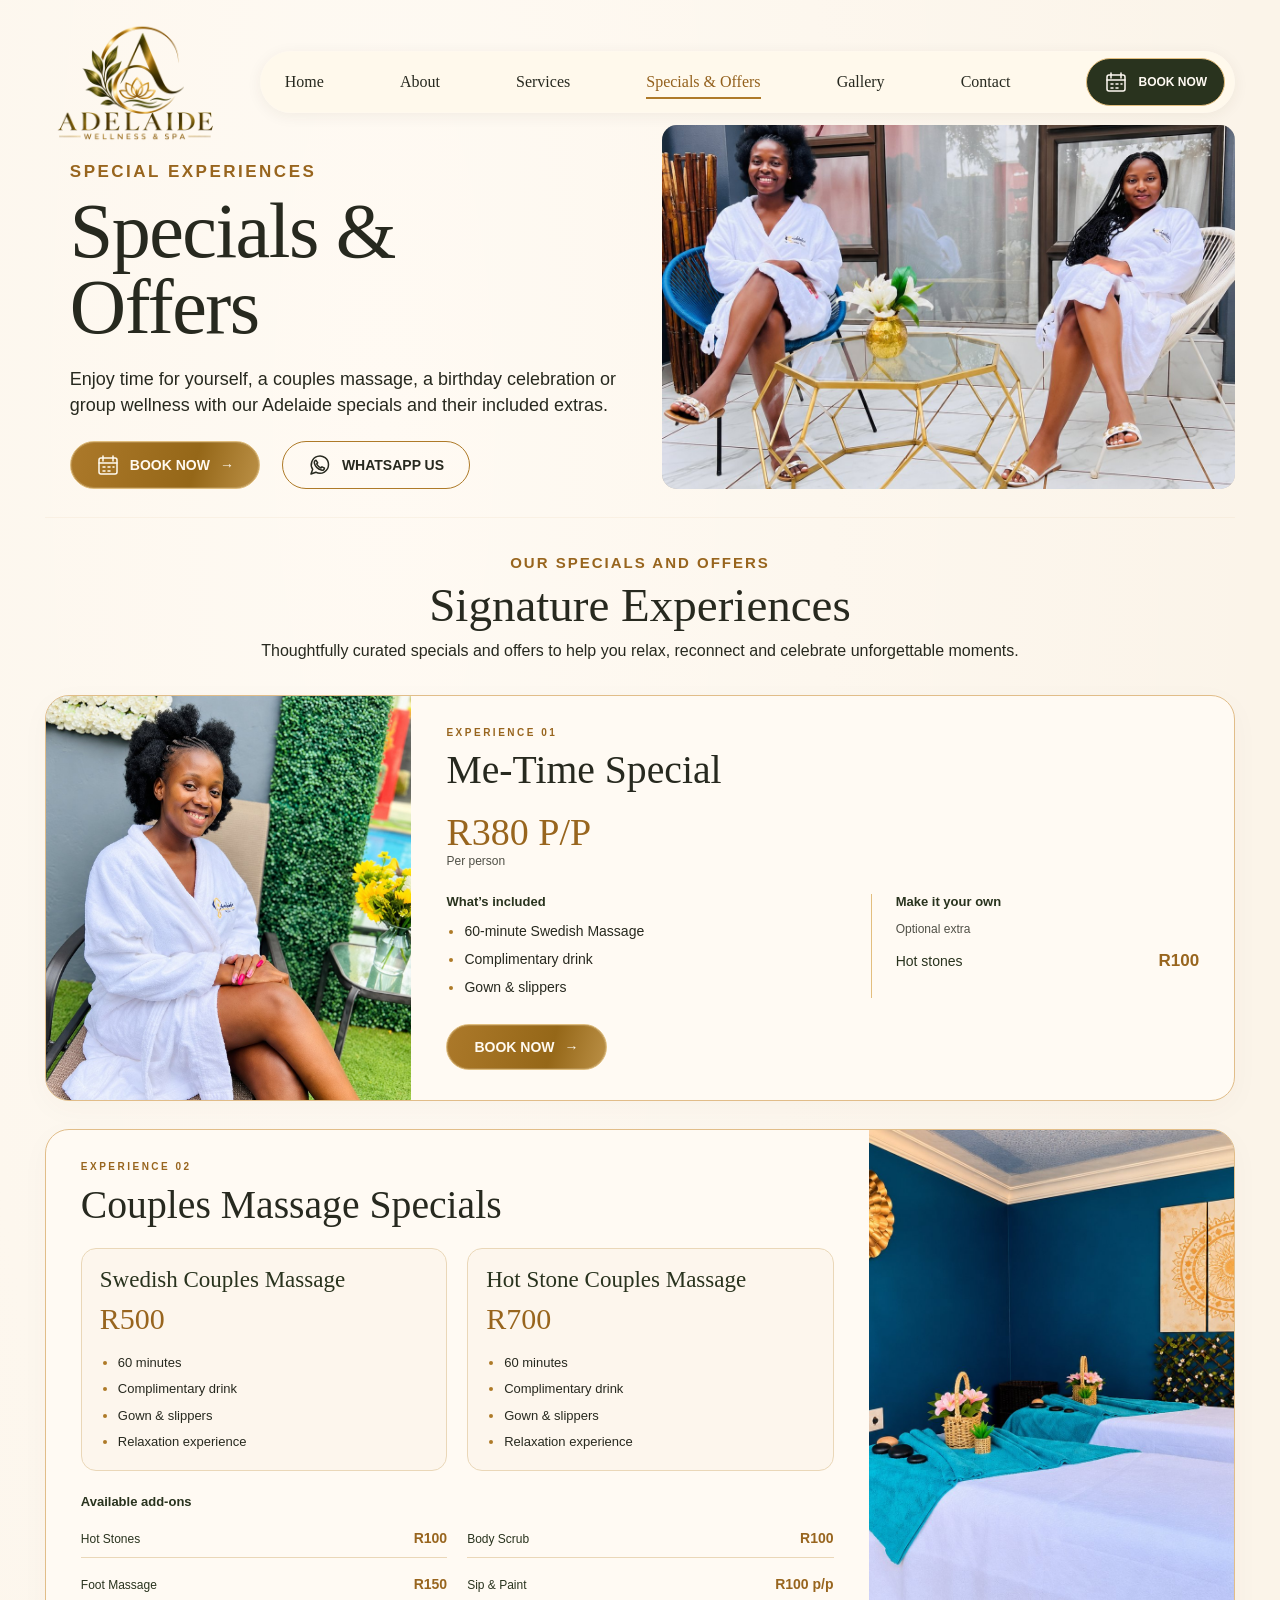
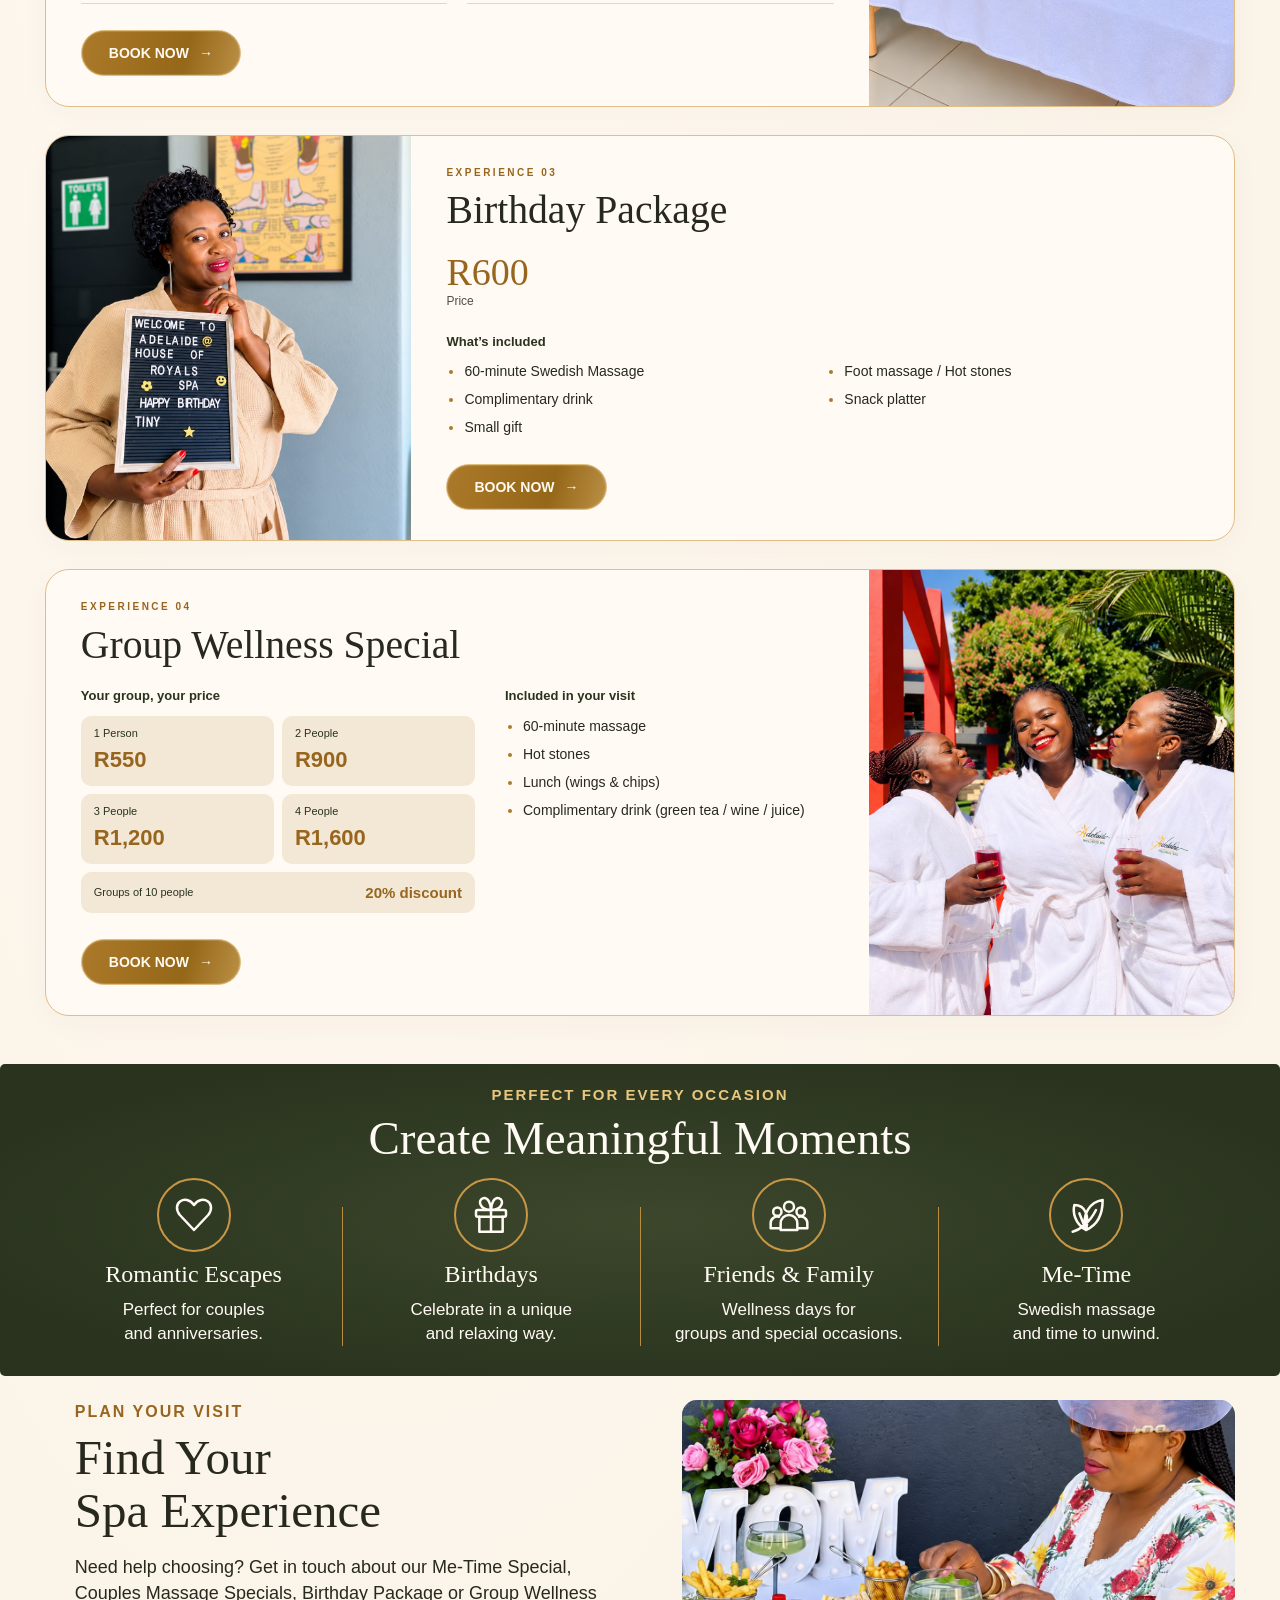
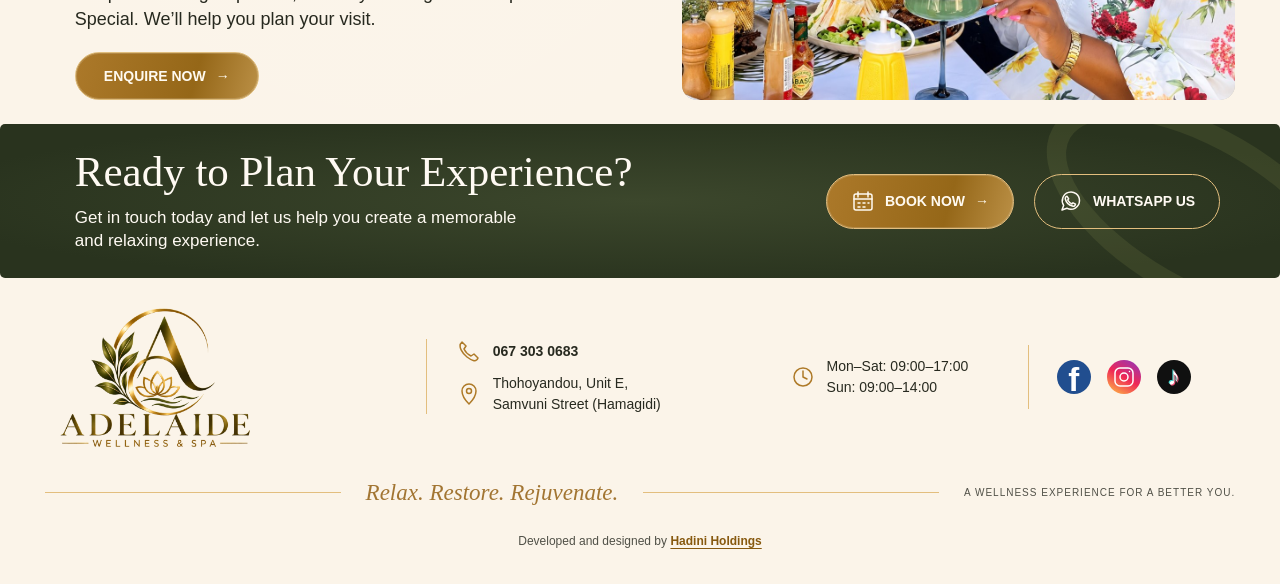
<file: packages.html>
﻿<!doctype html>
<html lang="en">
<head>
  <meta charset="UTF-8">
  <meta name="viewport" content="width=device-width, initial-scale=1.0">
  <meta name="description" content="Discover Specials &amp; Offers at Adelaide Wellness & Spa. Explore the Me-Time Special, Couples Massage Specials, Birthday Package and Group Wellness Special in Thohoyandou.">
  <meta name="theme-color" content="#29331e">
  <link rel="icon" type="image/png" href="assets/images/logo/Elegant%20Golden%20A%20Spa%20Emblem.png">
  <title>Specials &amp; Offers | Adelaide Wellness & Spa</title>
  <link rel="stylesheet" href="css/global.css">
  <link rel="stylesheet" href="css/packages.css">
  <script src="js/global.js" defer></script>
  <script src="js/packages.js" defer></script>
<link rel="stylesheet" href="css/loader.css">
<script src="js/loader.js"></script>
<script src="js/spa-api.js" defer></script>
<script src="js/staff-profile.js" defer></script>
<link rel="stylesheet" href="css/booking-modal.css">
<script src="js/booking-modal.js" defer></script>
<link rel="stylesheet" href="css/dialog-behavior.css">
<script src="js/dialog-behavior.js" defer></script>
<script src="js/catalogue-images.js" defer></script>
</head>
<body>
<!-- ADELAIDE WELLNESS SPA LOADER -->
<div id="page-loader" class="page-loader" role="status" aria-live="polite"><div class="loader-wrap"><div class="loader-ring"><div class="spa-mark" aria-hidden="true"><span class="leaf leaf-left"></span><span class="leaf leaf-center"></span><span class="leaf leaf-right"></span></div></div></div><span class="loader-status">Loading Adelaide Wellness &amp; Spa…</span></div>

  <a class="skip-link" href="#main">Skip to content</a>
  <header class="site-header container">
    <a class="brand" href="index.html" aria-label="Adelaide Wellness and Spa home"><img src="assets/images/logo/Adelaide%20Wellness%20Spa%20Emblem.png" alt="Adelaide Wellness & Spa" width="180" height="120"></a>
    <button class="menu-toggle" type="button" aria-controls="main-navigation" aria-expanded="false" aria-label="Open navigation"><span></span><span></span><span></span></button>
    <nav class="main-navigation" id="main-navigation" aria-label="Main navigation">
      <a href="index.html">Home</a>
      <a href="about.html">About</a>
      <a href="services.html">Services</a>
      <a href="packages.html" aria-current="page">Specials &amp; Offers</a>
      <a href="gallery.html">Gallery</a>
      <a href="contact.html">Contact</a>
      <a class="button button-dark" href="booking.html" rel="noopener noreferrer"><span class="icon" data-icon="calendar" aria-hidden="true"></span>Book now</a>
    </nav>
  </header>
  <main id="main" class="page-main specials-main">
    <section class="specials-hero container" aria-labelledby="specials-title">
      <div class="specials-hero-copy">
        <p class="eyebrow">Special experiences</p>
        <h1 id="specials-title">Specials &amp;<br>Offers</h1>
        <p>Enjoy time for yourself, a couples massage, a birthday celebration or group wellness with our Adelaide specials and their included extras.</p>
        <div class="button-row"><a class="button button-gold" href="booking.html" rel="noopener noreferrer"><span class="icon" data-icon="calendar" aria-hidden="true"></span>Book now <span aria-hidden="true">&rarr;</span></a><a class="button button-outline" href="https://wa.me/27673030683" target="_blank" rel="noopener noreferrer"><span class="icon" data-icon="whatsapp" aria-hidden="true"></span>WhatsApp us</a></div>
      </div>
      <div class="specials-placeholder specials-hero-image"><img src="assets/images/gallery/web/elegant-outdoor-spa-retreat.jpg" alt="Two guests relaxing together on the spa terrace" width="1254" height="1254" fetchpriority="high" decoding="async"></div>
    </section>
    <section class="signature-specials container" aria-labelledby="signature-title">
      <div class="specials-section-heading"><p class="eyebrow">Our specials and offers</p><h2 id="signature-title">Signature Experiences</h2><p>Thoughtfully curated specials and offers to help you relax, reconnect and celebrate unforgettable moments.</p></div>
      <div class="specials-card-grid">
        <article class="special-card special-feature" id="me-time" aria-labelledby="me-time-title">
          <div class="specials-placeholder special-card-image"><img src="assets/images/gallery/web/relaxed-garden-spa-portrait.jpg" alt="A guest relaxing in Adelaide?s garden seating area" width="1254" height="1254" loading="lazy" decoding="async"></div>
          <div class="special-card-copy">
            <p class="eyebrow offer-kicker">Experience 01</p>
            <h3 id="me-time-title">Me-Time Special</h3>
            <dl class="card-prices feature-price" aria-label="Promotional pricing"><div class="card-price-row"><dt>Per person</dt><dd>R380 P/P</dd></div></dl><div class="offer-detail-columns"><div><h4>What’s included</h4><ul class="promotion-inclusions "><li>60-minute Swedish Massage</li><li>Complimentary drink</li><li>Gown &amp; slippers</li></ul></div><div class="offer-extra"><h4>Make it your own</h4><p>Optional extra</p><dl class="card-prices " aria-label="Promotional pricing"><div class="card-price-row"><dt>Hot stones</dt><dd>R100</dd></div></dl></div></div>
            <div class="offer-booking"><a class="button button-gold" href="booking.html?offer=Me-Time%20Special" aria-label="Book Me-Time Special">Book now <span aria-hidden="true">&rarr;</span></a></div>
          </div>
        </article>
        <article class="special-card special-feature" id="couples" aria-labelledby="couples-title">
          <div class="specials-placeholder special-card-image"><img src="assets/images/gallery/web/tranquil-teal-twin-treatment-room.jpg" alt="Two beds prepared in a shared treatment room" width="1254" height="1254" loading="lazy" decoding="async"></div>
          <div class="special-card-copy">
            <p class="eyebrow offer-kicker">Experience 02</p>
            <h3 id="couples-title">Couples Massage Specials</h3>
            <div class="couples-options"><div class="couples-option"><dl class="card-prices " aria-label="Promotional pricing"><div class="card-price-row"><dt>Swedish Couples Massage</dt><dd>R500</dd></div></dl><ul class="promotion-inclusions "><li>60 minutes</li><li>Complimentary drink</li><li>Gown &amp; slippers</li><li>Relaxation experience</li></ul></div><div class="couples-option"><dl class="card-prices " aria-label="Promotional pricing"><div class="card-price-row"><dt>Hot Stone Couples Massage</dt><dd>R700</dd></div></dl><ul class="promotion-inclusions "><li>60 minutes</li><li>Complimentary drink</li><li>Gown &amp; slippers</li><li>Relaxation experience</li></ul></div></div><div class="offer-addons"><h4>Available add-ons</h4><dl class="card-prices addon-prices" aria-label="Promotional pricing"><div class="card-price-row"><dt>Hot Stones</dt><dd>R100</dd></div><div class="card-price-row"><dt>Body Scrub</dt><dd>R100</dd></div><div class="card-price-row"><dt>Foot Massage</dt><dd>R150</dd></div><div class="card-price-row"><dt>Sip &amp; Paint</dt><dd>R100 p/p</dd></div></dl></div>
            <div class="offer-booking"><a class="button button-gold" href="booking.html?offer=Couples%20Massage%20Specials" aria-label="Book Couples Massage Specials">Book now <span aria-hidden="true">&rarr;</span></a></div>
          </div>
        </article>
        <article class="special-card special-feature" id="birthday" aria-labelledby="birthday-title">
          <div class="specials-placeholder special-card-image"><img src="assets/images/gallery/web/spa-welcome-with-a-birthday-message.jpg" alt="A guest holding a birthday welcome message at the spa" width="1254" height="1254" loading="lazy" decoding="async"></div>
          <div class="special-card-copy">
            <p class="eyebrow offer-kicker">Experience 03</p>
            <h3 id="birthday-title">Birthday Package</h3>
            <dl class="card-prices feature-price" aria-label="Promotional pricing"><div class="card-price-row"><dt>Price</dt><dd>R600</dd></div></dl><h4>What’s included</h4><ul class="promotion-inclusions birthday-inclusions"><li>60-minute Swedish Massage</li><li>Foot massage / Hot stones</li><li>Complimentary drink</li><li>Snack platter</li><li>Small gift</li></ul>
            <div class="offer-booking"><a class="button button-gold" href="booking.html?offer=Birthday%20Package" aria-label="Book Birthday Package">Book now <span aria-hidden="true">&rarr;</span></a></div>
          </div>
        </article>
        <article class="special-card special-feature" id="group" aria-labelledby="group-title">
          <div class="specials-placeholder special-card-image"><img src="assets/images/gallery/web/joyful-outdoor-spa-celebration.jpg" alt="A group of guests celebrating their spa visit" width="1254" height="1254" loading="lazy" decoding="async"></div>
          <div class="special-card-copy">
            <p class="eyebrow offer-kicker">Experience 04</p>
            <h3 id="group-title">Group Wellness Special</h3>
            <div class="group-details"><div><h4>Your group, your price</h4><dl class="card-prices group-prices" aria-label="Promotional pricing"><div class="card-price-row"><dt>1 Person</dt><dd>R550</dd></div><div class="card-price-row"><dt>2 People</dt><dd>R900</dd></div><div class="card-price-row"><dt>3 People</dt><dd>R1,200</dd></div><div class="card-price-row"><dt>4 People</dt><dd>R1,600</dd></div><div class="card-price-row"><dt>Groups of 10 people</dt><dd>20% discount</dd></div></dl></div><div><h4>Included in your visit</h4><ul class="promotion-inclusions "><li>60-minute massage</li><li>Hot stones</li><li>Lunch (wings &amp; chips)</li><li>Complimentary drink (green tea / wine / juice)</li></ul></div></div>
            <div class="offer-booking"><a class="button button-gold" href="booking.html?offer=Group%20Wellness%20Special" aria-label="Book Group Wellness Special">Book now <span aria-hidden="true">&rarr;</span></a></div>
          </div>
        </article>
      </div>
    </section>
    <section class="special-occasions dark-section" aria-labelledby="occasions-title"><div class="container">
      <div class="specials-section-heading"><p class="eyebrow">Perfect for every occasion</p><h2 id="occasions-title">Create Meaningful Moments</h2></div>
      <div class="occasion-grid">
        <div class="occasion"><span class="icon occasion-icon" data-icon="heart" aria-hidden="true"></span><h3>Romantic Escapes</h3><p>Perfect for couples<br>and anniversaries.</p></div>
        <div class="occasion"><span class="icon occasion-icon" data-icon="gift" aria-hidden="true"></span><h3>Birthdays</h3><p>Celebrate in a unique<br>and relaxing way.</p></div>
        <div class="occasion"><span class="icon occasion-icon" data-icon="people" aria-hidden="true"></span><h3>Friends &amp; Family</h3><p>Wellness days for<br>groups and special occasions.</p></div>
        <div class="occasion"><span class="icon occasion-icon" data-icon="leaf" aria-hidden="true"></span><h3>Me-Time</h3><p>Swedish massage<br>and time to unwind.</p></div>
      </div>
    </div></section>
    <section class="custom-specials container" aria-labelledby="custom-title">
      <div class="custom-specials-copy"><p class="eyebrow">Plan your visit</p><h2 id="custom-title">Find Your<br>Spa Experience</h2><p>Need help choosing? Get in touch about our Me-Time Special, Couples Massage Specials, Birthday Package or Group Wellness Special. We’ll help you plan your visit.</p><a class="button button-gold" href="https://wa.me/27673030683?text=Hello%20Adelaide%20Wellness%20%26%20Spa%2C%20please%20help%20me%20choose%20from%20your%20Me-Time%20Special%2C%20Couples%20Massage%20Specials%2C%20Birthday%20Package%20and%20Group%20Wellness%20Special." target="_blank" rel="noopener noreferrer">Enquire now <span aria-hidden="true">&rarr;</span></a></div>
      <div class="specials-placeholder custom-specials-image"><img src="assets/images/gallery/web/elegant-mother-s-day-brunch-table.jpg" alt="Flowers, drinks and table settings for a special occasion" width="1254" height="1254" loading="lazy" decoding="async"></div>
    </section>
    <section class="specials-cta dark-section" aria-labelledby="cta-title"><div class="container specials-cta-inner">
      <div><h2 id="cta-title">Ready to Plan Your Experience?</h2><p>Get in touch today and let us help you create a memorable<br class="desktop-break"> and relaxing experience.</p></div>
      <div class="button-row"><a class="button button-gold" href="booking.html" rel="noopener noreferrer"><span class="icon" data-icon="calendar" aria-hidden="true"></span>Book now <span aria-hidden="true">&rarr;</span></a><a class="button button-outline" href="https://wa.me/27673030683" target="_blank" rel="noopener noreferrer"><span class="icon" data-icon="whatsapp" aria-hidden="true"></span>WhatsApp us</a></div>
    </div></section>
  </main>
  <footer class="site-footer">
    <div class="container footer-main">
      <a class="footer-brand" href="index.html" aria-label="Adelaide Wellness and Spa home"><img src="assets/images/logo/Adelaide%20Wellness%20Spa%20Emblem.png" alt="Adelaide Wellness & Spa" width="220" height="147" loading="lazy"></a>
      <address class="footer-contact"><a href="tel:+27673030683"><span class="icon" data-icon="phone" aria-hidden="true"></span><strong>067 303 0683</strong></a><p><span class="icon" data-icon="pin" aria-hidden="true"></span><span>Thohoyandou, Unit E,<br>Samvuni Street (Hamagidi)</span></p></address>
      <div class="footer-hours"><span class="icon" data-icon="clock" aria-hidden="true"></span><p>Mon–Sat: 09:00–17:00<br>Sun: 09:00–14:00</p></div>
      <div class="social-links" aria-label="Social media"><!-- Add verified profile URLs when available. --><span class="social-icon facebook" role="img" aria-label="Facebook">f</span><span class="social-icon instagram" role="img" aria-label="Instagram"><span class="icon" data-icon="instagram" aria-hidden="true"></span></span><span class="social-icon tiktok" role="img" aria-label="TikTok">♪</span></div>
    </div>
    <div class="footer-bottom container"><span class="footer-rule" aria-hidden="true"></span><p>Relax. Restore. Rejuvenate.</p><span class="footer-rule" aria-hidden="true"></span><small>A wellness experience for a better you.</small></div>
    <p class="developer-credit">Developed and designed by <a class="developer-link" href="https://hadiniholdings.co.za" target="_blank" rel="noopener noreferrer">Hadini Holdings</a></p>
  </footer>
</body>
</html>
</file>
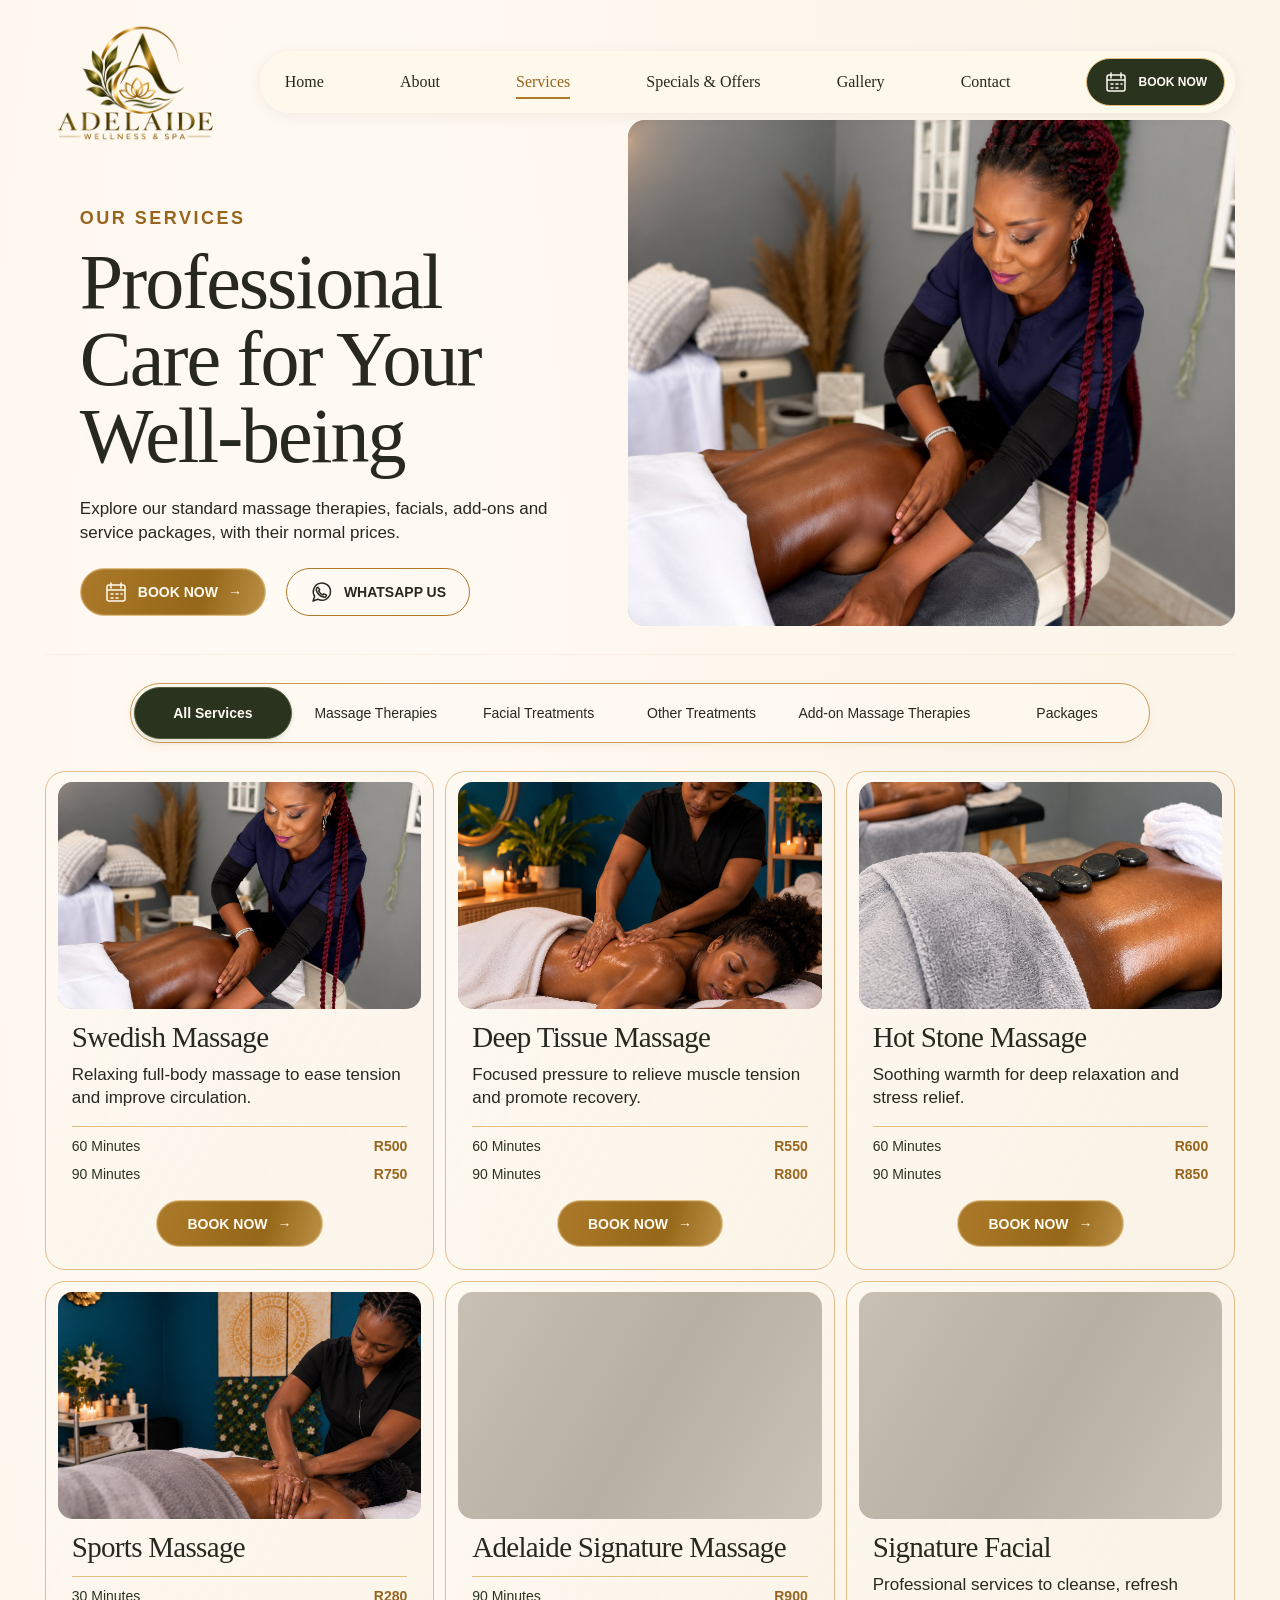
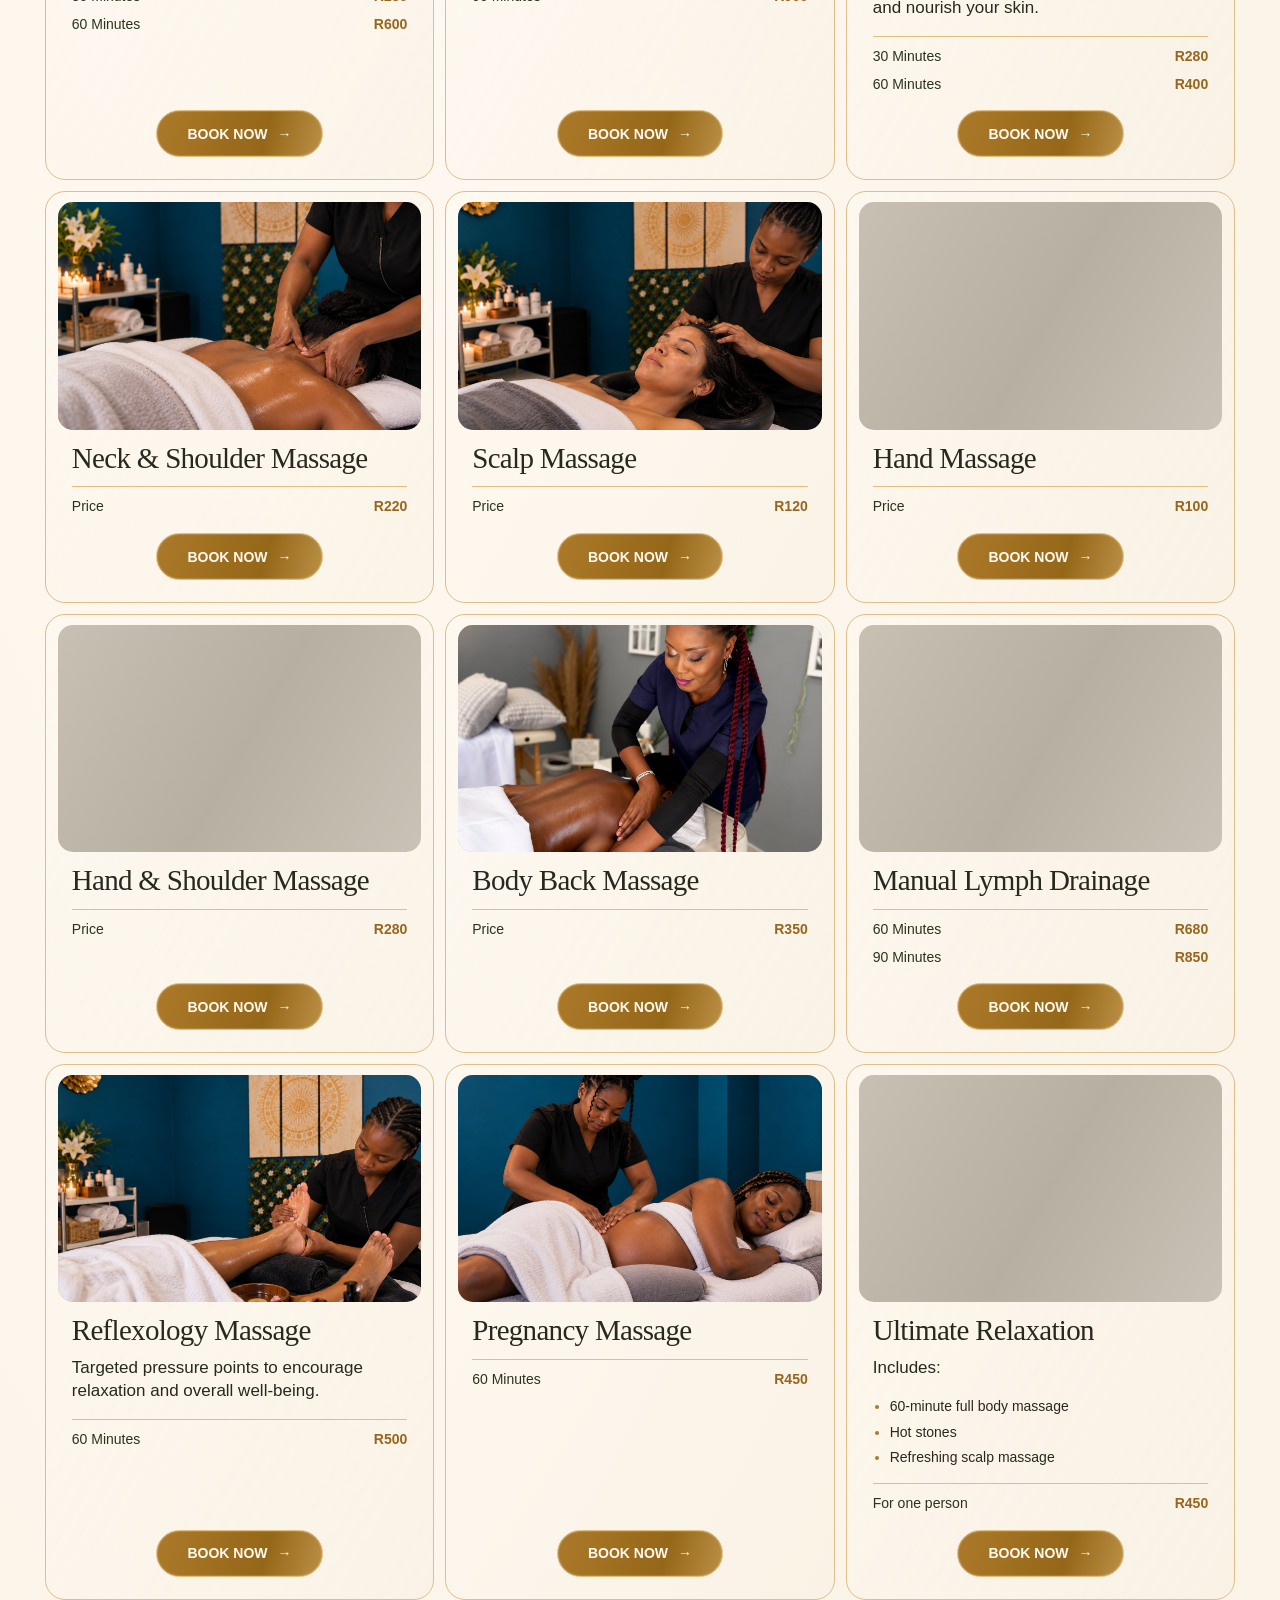
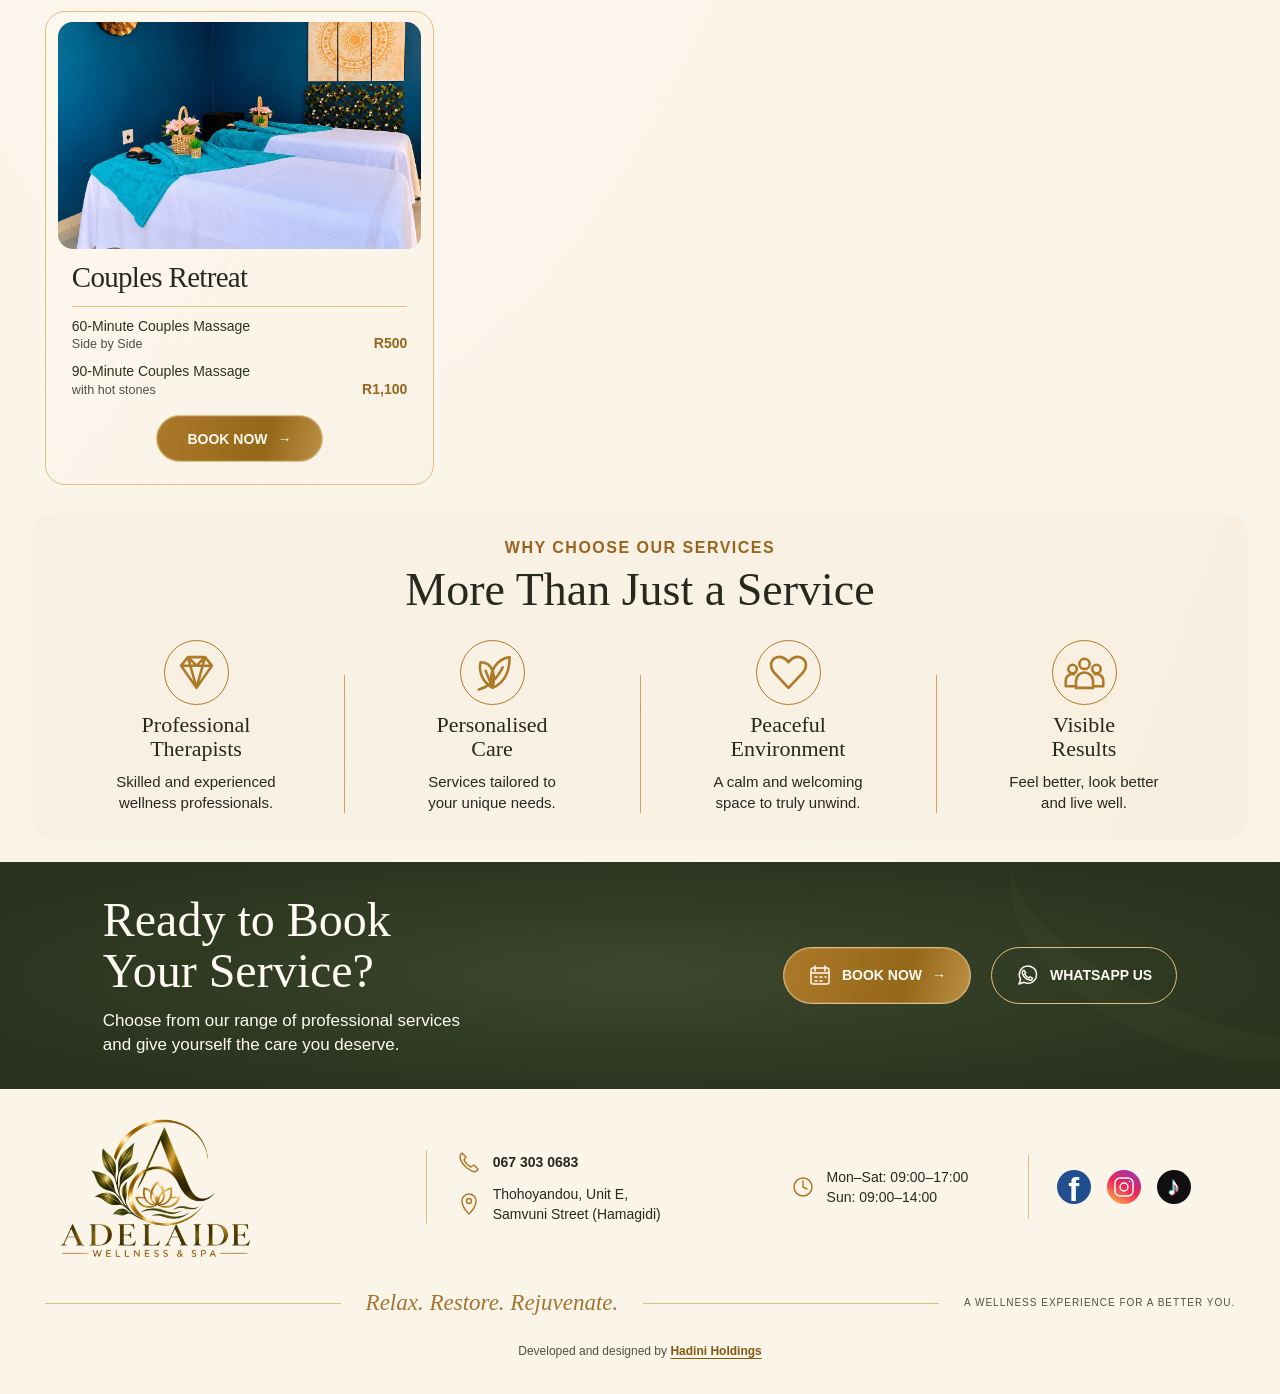
<file: services.html>
﻿<!doctype html>
<html lang="en">
<head>
  <meta charset="UTF-8">
  <meta name="viewport" content="width=device-width, initial-scale=1.0">
  <meta name="description" content="Explore Adelaide Wellness & Spa's standard services and prices: massage therapies, facial treatments, add-ons, Ultimate Relaxation and Couples Retreat. Book on WhatsApp.">
  <meta name="theme-color" content="#29331e">
  <link rel="icon" type="image/png" href="assets/images/logo/Elegant%20Golden%20A%20Spa%20Emblem.png">
  <title>Services | Adelaide Wellness & Spa</title>
  <link rel="stylesheet" href="css/global.css">
  <link rel="stylesheet" href="css/services.css">
  <script src="js/global.js" defer></script>
  <script src="js/services.js" defer></script>
<link rel="stylesheet" href="css/loader.css">
<script src="js/loader.js"></script>
<script src="js/spa-api.js" defer></script>
<script src="js/staff-profile.js" defer></script>
<link rel="stylesheet" href="css/booking-modal.css">
<script src="js/booking-modal.js" defer></script>
<link rel="stylesheet" href="css/dialog-behavior.css">
<script src="js/dialog-behavior.js" defer></script>
<script src="js/catalogue-images.js" defer></script>
</head>
<body>
<!-- ADELAIDE WELLNESS SPA LOADER -->
<div id="page-loader" class="page-loader" role="status" aria-live="polite"><div class="loader-wrap"><div class="loader-ring"><div class="spa-mark" aria-hidden="true"><span class="leaf leaf-left"></span><span class="leaf leaf-center"></span><span class="leaf leaf-right"></span></div></div></div><span class="loader-status">Loading Adelaide Wellness &amp; Spa…</span></div>

  <a class="skip-link" href="#main">Skip to content</a>
  <header class="site-header container">
    <a class="brand" href="index.html" aria-label="Adelaide Wellness and Spa home"><img src="assets/images/logo/Adelaide%20Wellness%20Spa%20Emblem.png" alt="Adelaide Wellness & Spa" width="180" height="120"></a>
    <button class="menu-toggle" type="button" aria-controls="main-navigation" aria-expanded="false" aria-label="Open navigation"><span></span><span></span><span></span></button>
    <nav class="main-navigation" id="main-navigation" aria-label="Main navigation">
      <a href="index.html">Home</a>
      <a href="about.html">About</a>
      <a href="services.html" aria-current="page">Services</a>
      <a href="packages.html">Specials &amp; Offers</a>
      <a href="gallery.html">Gallery</a>
      <a href="contact.html">Contact</a>
      <a class="button button-dark" href="booking.html" rel="noopener noreferrer"><span class="icon" data-icon="calendar" aria-hidden="true"></span>Book now</a>
    </nav>
  </header>
  <main id="main" class="page-main services-main">
    <section class="services-hero container" aria-labelledby="services-title">
      <div class="services-hero-copy">
        <p class="eyebrow">Our services</p>
        <h1 id="services-title">Professional<br>Care for Your<br>Well-being</h1>
        <p class="services-intro">Explore our standard massage therapies, facials, add-ons and service packages, with their normal prices.</p>
        <div class="button-row"><a class="button button-gold" href="booking.html" rel="noopener noreferrer"><span class="icon" data-icon="calendar" aria-hidden="true"></span>Book now <span aria-hidden="true">&rarr;</span></a><a class="button button-outline" href="https://wa.me/27673030683" target="_blank" rel="noopener noreferrer"><span class="icon" data-icon="whatsapp" aria-hidden="true"></span>WhatsApp us</a></div>
      </div>
      <div class="service-placeholder services-hero-image"><img src="assets/images/gallery/web/professional-spa-massage-therapy.jpg" alt="A therapist providing a relaxing back massage" width="1254" height="1254" fetchpriority="high" decoding="async"></div>
    </section>
    <section class="service-catalogue container" aria-label="Standard services, add-ons, packages and service prices">
      <div class="service-filters" role="group" aria-label="Filter services by category" hidden>
        <button type="button" class="filter-button" data-filter="all" aria-pressed="true" aria-controls="service-list">All Services</button>
        <button type="button" class="filter-button" data-filter="massages" aria-pressed="false" aria-controls="service-list">Massage Therapies</button>
        <button type="button" class="filter-button" data-filter="facials" aria-pressed="false" aria-controls="service-list">Facial Treatments</button>
        <button type="button" class="filter-button" data-filter="other" aria-pressed="false" aria-controls="service-list">Other Treatments</button>
        <button type="button" class="filter-button" data-filter="addons" aria-pressed="false" aria-controls="service-list">Add-on Massage Therapies</button>
        <button type="button" class="filter-button" data-filter="packages" aria-pressed="false" aria-controls="service-list">Packages</button>
      </div>
      <p class="filter-status visually-hidden" role="status" aria-live="polite" aria-atomic="true"></p>
      <div class="service-list" id="service-list">
        <article class="catalogue-card" data-category="massages">
          <div class="service-placeholder catalogue-image"><img src="assets/images/gallery/web/professional-spa-massage-therapy.jpg" alt="A therapist providing a back massage" width="1254" height="1254" loading="lazy" decoding="async"></div>
          <div class="catalogue-card-content">
            <h2>Swedish Massage</h2>
            <p>Relaxing full-body massage to ease tension and improve circulation.</p>
            <dl class="card-prices" aria-label="Pricing"><div class="card-price-row"><dt>60 Minutes</dt><dd>R500</dd></div><div class="card-price-row"><dt>90 Minutes</dt><dd>R750</dd></div></dl>
            <a class="button button-gold service-booking" href="booking.html?service=Swedish%20Massage" rel="noopener noreferrer" aria-label="Book Swedish Massage">Book now <span aria-hidden="true">&rarr;</span></a>
          </div>
        </article>
        <article class="catalogue-card" data-category="massages">
          <div class="service-placeholder catalogue-image"><img class="photo-deep-tissue" src="assets/images/gallery/web/serene-teal-walled-spa-massage.jpg" alt="A therapist applying focused pressure to a guest?s back in a teal spa room" width="1448" height="1086" loading="lazy" decoding="async"></div>
          <div class="catalogue-card-content">
            <h2>Deep Tissue Massage</h2>
            <p>Focused pressure to relieve muscle tension and promote recovery.</p>
            <dl class="card-prices" aria-label="Pricing"><div class="card-price-row"><dt>60 Minutes</dt><dd>R550</dd></div><div class="card-price-row"><dt>90 Minutes</dt><dd>R800</dd></div></dl>
            <a class="button button-gold service-booking" href="booking.html?service=Deep%20Tissue%20Massage" rel="noopener noreferrer" aria-label="Book Deep Tissue Massage">Book now <span aria-hidden="true">&rarr;</span></a>
          </div>
        </article>
        <article class="catalogue-card" data-category="massages">
          <div class="service-placeholder catalogue-image"><img class="photo-hot-stone" src="assets/images/gallery/web/tranquil-hot-stone-spa-treatment.jpg" alt="Warm massage stones arranged along a guest?s back during a spa treatment" width="1086" height="1448" loading="lazy" decoding="async"></div>
          <div class="catalogue-card-content">
            <h2>Hot Stone Massage</h2>
            <p>Soothing warmth for deep relaxation and stress relief.</p>
            <dl class="card-prices" aria-label="Pricing"><div class="card-price-row"><dt>60 Minutes</dt><dd>R600</dd></div><div class="card-price-row"><dt>90 Minutes</dt><dd>R850</dd></div></dl>
            <a class="button button-gold service-booking" href="booking.html?service=Hot%20Stone%20Massage" rel="noopener noreferrer" aria-label="Book Hot Stone Massage">Book now <span aria-hidden="true">&rarr;</span></a>
          </div>
        </article>
        <article class="catalogue-card" data-category="massages">
          <div class="service-placeholder catalogue-image"><img class="photo-sports" src="assets/images/gallery/web/tranquil-spa-massage-in-teal-room.jpg" alt="A therapist providing a back and shoulder massage in a teal treatment room" width="1448" height="1086" loading="lazy" decoding="async"></div>
          <div class="catalogue-card-content">
            <h2>Sports Massage</h2>
            <dl class="card-prices" aria-label="Pricing"><div class="card-price-row"><dt>30 Minutes</dt><dd>R280</dd></div><div class="card-price-row"><dt>60 Minutes</dt><dd>R600</dd></div></dl>
            <a class="button button-gold service-booking" href="booking.html?service=Sports%20Massage" rel="noopener noreferrer" aria-label="Book Sports Massage">Book now <span aria-hidden="true">&rarr;</span></a>
          </div>
        </article>
        <article class="catalogue-card" data-category="massages">
          <div class="service-placeholder catalogue-image"><img src="assets/images/hero/Serene%20Warm-Lit%20Spa%20Massage.png" alt="A relaxing massage in a warm, candlelit spa" width="1672" height="941" loading="lazy" decoding="async"></div>
          <div class="catalogue-card-content">
            <h2>Adelaide Signature Massage</h2>
            <dl class="card-prices" aria-label="Pricing"><div class="card-price-row"><dt>90 Minutes</dt><dd>R900</dd></div></dl>
            <a class="button button-gold service-booking" href="booking.html?service=Adelaide%20Signature%20Massage" rel="noopener noreferrer" aria-label="Book Adelaide Signature Massage">Book now <span aria-hidden="true">&rarr;</span></a>
          </div>
        </article>
        <article class="catalogue-card" data-category="facials">
          <div class="service-placeholder catalogue-image"><img class="photo-facial" src="assets/images/gallery/web/warm-spa-facial-treatment.jpg" alt="A facial mask being applied to a guest?s face during a spa treatment" width="1448" height="1086" loading="lazy" decoding="async"></div>
          <div class="catalogue-card-content">
            <h2>Signature Facial</h2>
            <p>Professional services to cleanse, refresh and nourish your skin.</p>
            <dl class="card-prices" aria-label="Pricing"><div class="card-price-row"><dt>30 Minutes</dt><dd>R280</dd></div><div class="card-price-row"><dt>60 Minutes</dt><dd>R400</dd></div></dl>
            <a class="button button-gold service-booking" href="booking.html?service=Signature%20Facial" rel="noopener noreferrer" aria-label="Book Signature Facial">Book now <span aria-hidden="true">&rarr;</span></a>
          </div>
        </article>
        <article class="catalogue-card" data-category="other">
          <div class="service-placeholder catalogue-image"><img class="photo-neck-shoulder" src="assets/images/gallery/web/serene-neck-and-shoulder-massage.jpg" alt="A therapist massaging a guest?s neck and shoulders" width="1448" height="1086" loading="lazy" decoding="async"></div>
          <div class="catalogue-card-content">
            <h2>Neck &amp; Shoulder Massage</h2>
            <dl class="card-prices" aria-label="Pricing"><div class="card-price-row"><dt>Price</dt><dd>R220</dd></div></dl>
            <a class="button button-gold service-booking" href="booking.html?service=Neck%20%26%20Shoulder%20Massage" rel="noopener noreferrer" aria-label="Book Neck &amp; Shoulder Massage">Book now <span aria-hidden="true">&rarr;</span></a>
          </div>
        </article>
        <article class="catalogue-card" data-category="other">
          <div class="service-placeholder catalogue-image"><img class="photo-scalp" src="assets/images/gallery/web/serene-spa-scalp-massage.jpg" alt="A therapist gently massaging a guest?s scalp" width="1448" height="1086" loading="lazy" decoding="async"></div>
          <div class="catalogue-card-content">
            <h2>Scalp Massage</h2>
            <dl class="card-prices" aria-label="Pricing"><div class="card-price-row"><dt>Price</dt><dd>R120</dd></div></dl>
            <a class="button button-gold service-booking" href="booking.html?service=Scalp%20Massage" rel="noopener noreferrer" aria-label="Book Scalp Massage">Book now <span aria-hidden="true">&rarr;</span></a>
          </div>
        </article>
        <article class="catalogue-card" data-category="other">
          <div class="service-placeholder catalogue-image"><img class="photo-hand" src="assets/images/gallery/web/serene-teal-spa-hand-massage.jpg" alt="A therapist gently massaging a guest?s hand" width="1165" height="805" loading="lazy" decoding="async"></div>
          <div class="catalogue-card-content">
            <h2>Hand Massage</h2>
            <dl class="card-prices" aria-label="Pricing"><div class="card-price-row"><dt>Price</dt><dd>R100</dd></div></dl>
            <a class="button button-gold service-booking" href="booking.html?service=Hand%20Massage" rel="noopener noreferrer" aria-label="Book Hand Massage">Book now <span aria-hidden="true">&rarr;</span></a>
          </div>
        </article>
        <article class="catalogue-card" data-category="other">
          <div class="service-placeholder catalogue-image"><img class="photo-hand-shoulder" src="assets/images/gallery/web/tranquil-teal-room-massage-session.jpg" alt="A therapist massaging a guest?s upper back and shoulders" width="1448" height="1086" loading="lazy" decoding="async"></div>
          <div class="catalogue-card-content">
            <h2>Hand &amp; Shoulder Massage</h2>
            <dl class="card-prices" aria-label="Pricing"><div class="card-price-row"><dt>Price</dt><dd>R280</dd></div></dl>
            <a class="button button-gold service-booking" href="booking.html?service=Hand%20%26%20Shoulder%20Massage" rel="noopener noreferrer" aria-label="Book Hand &amp; Shoulder Massage">Book now <span aria-hidden="true">&rarr;</span></a>
          </div>
        </article>
        <article class="catalogue-card" data-category="other">
          <div class="service-placeholder catalogue-image"><img src="assets/images/gallery/web/professional-spa-massage-therapy.jpg" alt="A therapist massaging a guest?s back" width="1254" height="1254" loading="lazy" decoding="async"></div>
          <div class="catalogue-card-content">
            <h2>Body Back Massage</h2>
            <dl class="card-prices" aria-label="Pricing"><div class="card-price-row"><dt>Price</dt><dd>R350</dd></div></dl>
            <a class="button button-gold service-booking" href="booking.html?service=Body%20Back%20Massage" rel="noopener noreferrer" aria-label="Book Body Back Massage">Book now <span aria-hidden="true">&rarr;</span></a>
          </div>
        </article>
        <article class="catalogue-card" data-category="addons">
          <div class="service-placeholder catalogue-image"><img class="photo-lymph-drainage" src="assets/images/gallery/web/serene-teal-spa-abdominal-massage.jpg" alt="A therapist gently massaging a guest?s abdomen" width="1448" height="1086" loading="lazy" decoding="async"></div>
          <div class="catalogue-card-content">
            <h2>Manual Lymph Drainage</h2>
            <dl class="card-prices" aria-label="Pricing"><div class="card-price-row"><dt>60 Minutes</dt><dd>R680</dd></div><div class="card-price-row"><dt>90 Minutes</dt><dd>R850</dd></div></dl>
            <a class="button button-gold service-booking" href="booking.html?service=Manual%20Lymph%20Drainage" rel="noopener noreferrer" aria-label="Book Manual Lymph Drainage">Book now <span aria-hidden="true">&rarr;</span></a>
          </div>
        </article>
        <article class="catalogue-card" data-category="addons">
          <div class="service-placeholder catalogue-image"><img class="photo-reflexology" src="assets/images/gallery/web/tranquil-teal-walled-reflexology-spa.jpg" alt="A therapist massaging a guest?s foot during a reflexology treatment" width="1448" height="1086" loading="lazy" decoding="async"></div>
          <div class="catalogue-card-content">
            <h2>Reflexology Massage</h2>
            <p>Targeted pressure points to encourage relaxation and overall well-being.</p>
            <dl class="card-prices" aria-label="Pricing"><div class="card-price-row"><dt>60 Minutes</dt><dd>R500</dd></div></dl>
            <a class="button button-gold service-booking" href="booking.html?service=Reflexology%20Massage" rel="noopener noreferrer" aria-label="Book Reflexology Massage">Book now <span aria-hidden="true">&rarr;</span></a>
          </div>
        </article>
        <article class="catalogue-card" data-category="addons">
          <div class="service-placeholder catalogue-image"><img class="photo-pregnancy" src="assets/images/gallery/web/serene-prenatal-massage-in-a-modern-spa.jpg" alt="A pregnant guest resting on her side during a prenatal spa massage" width="1448" height="1086" loading="lazy" decoding="async"></div>
          <div class="catalogue-card-content">
            <h2>Pregnancy Massage</h2>
            <dl class="card-prices" aria-label="Pricing"><div class="card-price-row"><dt>60 Minutes</dt><dd>R450</dd></div></dl>
            <a class="button button-gold service-booking" href="booking.html?service=Pregnancy%20Massage" rel="noopener noreferrer" aria-label="Book Pregnancy Massage">Book now <span aria-hidden="true">&rarr;</span></a>
          </div>
        </article>
        <article class="catalogue-card" data-category="packages">
          <div class="service-placeholder catalogue-image"><img src="assets/images/gallery/web/serene-spa-retreat-with-rose-petals.jpg" alt="A guest relaxing beside a rose-petal treatment bed" width="1254" height="1254" loading="lazy" decoding="async"></div>
          <div class="catalogue-card-content">
            <h2>Ultimate Relaxation</h2>
            <p>Includes:</p><ul class="service-inclusions"><li>60-minute full body massage</li><li>Hot stones</li><li>Refreshing scalp massage</li></ul>
            <dl class="card-prices" aria-label="Standard pricing"><div class="card-price-row"><dt>For one person</dt><dd>R450</dd></div></dl>
            <a class="button button-gold service-booking" href="booking.html?service=Ultimate%20Relaxation" rel="noopener noreferrer" aria-label="Book Ultimate Relaxation">Book now <span aria-hidden="true">&rarr;</span></a>
          </div>
        </article>
        <article class="catalogue-card" data-category="packages">
          <div class="service-placeholder catalogue-image"><img src="assets/images/gallery/web/tranquil-teal-twin-treatment-room.jpg" alt="Two treatment beds prepared for a shared spa visit" width="1254" height="1254" loading="lazy" decoding="async"></div>
          <div class="catalogue-card-content">
            <h2>Couples Retreat</h2>
            
            <dl class="card-prices" aria-label="Standard pricing"><div class="card-price-row"><dt>60-Minute Couples Massage<small>Side by Side</small></dt><dd>R500</dd></div><div class="card-price-row"><dt>90-Minute Couples Massage<small>with hot stones</small></dt><dd>R1,100</dd></div></dl>
            <a class="button button-gold service-booking" href="booking.html?service=Couples%20Retreat" rel="noopener noreferrer" aria-label="Book Couples Retreat">Book now <span aria-hidden="true">&rarr;</span></a>
          </div>
        </article>
      </div>
    </section>
    <section class="service-benefits container" aria-labelledby="benefits-title">
      <p class="eyebrow">Why choose our services</p>
      <h2 id="benefits-title">More Than Just a Service</h2>
      <div class="service-benefit-grid">
        <div class="service-benefit"><span class="icon benefit-icon" data-icon="diamond" aria-hidden="true"></span><h3>Professional<br>Therapists</h3><p>Skilled and experienced<br>wellness professionals.</p></div>
        <div class="service-benefit"><span class="icon benefit-icon" data-icon="leaf" aria-hidden="true"></span><h3>Personalised<br>Care</h3><p>Services tailored to<br>your unique needs.</p></div>
        <div class="service-benefit"><span class="icon benefit-icon" data-icon="heart" aria-hidden="true"></span><h3>Peaceful<br>Environment</h3><p>A calm and welcoming<br>space to truly unwind.</p></div>
        <div class="service-benefit"><span class="icon benefit-icon" data-icon="people" aria-hidden="true"></span><h3>Visible<br>Results</h3><p>Feel better, look better<br>and live well.</p></div>
      </div>
    </section>
    <section class="service-cta dark-section" aria-labelledby="cta-title">
      <div class="container cta-content">
      <div class="service-cta-copy"><h2 id="cta-title">Ready to Book<br>Your Service?</h2><p>Choose from our range of professional services<br class="desktop-break"> and give yourself the care you deserve.</p></div>
      <div class="button-row"><a class="button button-gold" href="booking.html" rel="noopener noreferrer"><span class="icon" data-icon="calendar" aria-hidden="true"></span>Book now <span aria-hidden="true">&rarr;</span></a><a class="button button-outline" href="https://wa.me/27673030683" target="_blank" rel="noopener noreferrer"><span class="icon" data-icon="whatsapp" aria-hidden="true"></span>WhatsApp us</a></div>
      </div>
    </section>
  </main>
  <footer class="site-footer">
    <div class="container footer-main">
      <a class="footer-brand" href="index.html" aria-label="Adelaide Wellness and Spa home"><img src="assets/images/logo/Adelaide%20Wellness%20Spa%20Emblem.png" alt="Adelaide Wellness & Spa" width="220" height="147" loading="lazy"></a>
      <address class="footer-contact"><a href="tel:+27673030683"><span class="icon" data-icon="phone" aria-hidden="true"></span><strong>067 303 0683</strong></a><p><span class="icon" data-icon="pin" aria-hidden="true"></span><span>Thohoyandou, Unit E,<br>Samvuni Street (Hamagidi)</span></p></address>
      <div class="footer-hours"><span class="icon" data-icon="clock" aria-hidden="true"></span><p>Mon–Sat: 09:00–17:00<br>Sun: 09:00–14:00</p></div>
      <div class="social-links" aria-label="Social media"><!-- Add verified profile URLs when available. --><span class="social-icon facebook" role="img" aria-label="Facebook">f</span><span class="social-icon instagram" role="img" aria-label="Instagram"><span class="icon" data-icon="instagram" aria-hidden="true"></span></span><span class="social-icon tiktok" role="img" aria-label="TikTok">♪</span></div>
    </div>
    <div class="footer-bottom container"><span class="footer-rule" aria-hidden="true"></span><p>Relax. Restore. Rejuvenate.</p><span class="footer-rule" aria-hidden="true"></span><small>A wellness experience for a better you.</small></div>
    <p class="developer-credit">Developed and designed by <a class="developer-link" href="https://hadiniholdings.co.za" target="_blank" rel="noopener noreferrer">Hadini Holdings</a></p>
  </footer>
</body>
</html>
</file>
<file: css/global.css>
﻿:root {
  --cream: #fbf4e9;
  --paper: #fffaf3;
  --ink: #27291f;
  --muted: #505047;
  --olive: #29331e;
  --gold: #ae7a28;
  --gold-light: #e3be7e;
  --serif: Georgia, 'Times New Roman', serif;
  --sans: Arial, Helvetica, sans-serif;
  --page-width: 1200px;
}
* { box-sizing: border-box; }
html { scroll-behavior: smooth; }
body { margin: 0; background: var(--cream); color: var(--ink); font: 16px/1.45 var(--sans); }
body, button, a { -webkit-tap-highlight-color: transparent; }
h1, h2, h3, p, figure { margin: 0; }
h1, h2, h3 { font-family: var(--serif); font-weight: 400; line-height: 1.08; }
h2 { font-size: clamp(30px, 4.1vw, 52px); }
h3 { font-size: clamp(20px, 2.05vw, 27px); }
a { color: inherit; text-decoration: none; }
button { font: inherit; }
img { display: block; max-width: 100%; height: auto; }
.image-placeholder > .photo-hot-stone, .service-placeholder > .photo-hot-stone, .gallery-placeholder .photo-hot-stone { object-position: center 75%; }
.image-placeholder > .photo-facial, .service-placeholder > .photo-facial, .gallery-placeholder .photo-facial { object-position: 75% 70%; }
.image-placeholder > .photo-reflexology, .service-placeholder > .photo-reflexology, .gallery-placeholder .photo-reflexology { object-position: 70% 65%; }
.service-placeholder > .photo-sports, .gallery-placeholder .photo-sports { object-position: 70% 65%; }
.service-placeholder > .photo-neck-shoulder, .gallery-placeholder .photo-neck-shoulder { object-position: 70% 65%; }
.service-placeholder > .photo-scalp, .gallery-placeholder .photo-scalp { object-position: 70% 60%; }
.service-placeholder > .photo-hand, .gallery-placeholder .photo-hand { object-position: 60% 70%; }
.service-placeholder > .photo-lymph-drainage { object-position: center 70%; }
.service-placeholder > .photo-deep-tissue { object-position: 65% 65%; }
.service-placeholder > .photo-hand-shoulder { object-position: 65% 65%; }
.service-placeholder > .photo-pregnancy { object-position: center 65%; }
.client-image.client-initials, .client-portrait.client-initials { display: grid; place-items: center; background: linear-gradient(135deg, #445335, #29331e); border: 1px solid #c9aa68; color: #eed7a7; }
.client-image.client-initials > span, .client-portrait.client-initials > span { padding: 0; border: 0; opacity: 1; font-family: var(--serif); font-weight: 400; line-height: 1; letter-spacing: 1px; text-transform: uppercase; }
.client-image.client-initials > span { font-size: 20px; }
.client-portrait.client-initials > span { font-size: clamp(30px, 5vw, 56px); }
.container { width: min(var(--page-width), 93%); margin-inline: auto; }
.icon { display: inline-flex; flex: 0 0 auto; width: 24px; height: 24px; align-items: center; justify-content: center; }
.icon svg { width: 100%; height: 100%; fill: none; stroke: currentColor; stroke-width: 1.5; stroke-linecap: round; stroke-linejoin: round; }
.button { display: inline-flex; align-items: center; justify-content: center; gap: 10px; min-height: max(48px, var(--tap-target, 0px)); padding: 11px 24px; border: 1px solid transparent; border-radius: 999px; white-space: nowrap; font: 600 14px/1 var(--sans); text-transform: uppercase; transition: background-color .2s, box-shadow .2s, transform .2s; }
.button:hover { transform: translateY(-2px); box-shadow: 0 5px 15px #3928111a; }
.button-gold { color: #fffaf0; border-color: #dfbd7d; background: linear-gradient(105deg, #ac792a, #956718 65%, #bb9046); box-shadow: inset 0 0 0 1px #ffffff26; }
.button-outline { color: var(--ink); border-color: var(--gold); background: #fffaf12b; }
.button-outline:hover { background: #e7c99335; }
.button-dark { color: var(--paper); border-color: var(--gold-light); background: var(--olive); }
.button-small { min-height: max(33px, var(--tap-target, 0px)); padding: 8px 23px; font-size: 12px; gap: 9px; }
.button-row { display: flex; flex-wrap: wrap; align-items: center; gap: 13px; }
/* Pricing is confined to the existing card content; page layout rules are unchanged. */
.card-prices { width: 100%; margin: 0 0 16px; padding-top: 10px; border-top: 1px solid var(--gold-light); font-size: 14px; line-height: 1.4; }
.card-price-row { display: flex; flex-wrap: wrap; justify-content: space-between; align-items: baseline; gap: 3px 8px; }
.card-price-row + .card-price-row { margin-top: 8px; }
.card-price-row dt { flex: 1 1 7ch; min-width: 0; color: var(--olive); }
.card-price-row dt small { display: block; font-size: .9em; color: var(--muted); }
.card-price-row:has(dt small) { display: grid; grid-template-columns: minmax(0, 1fr) auto; align-items: end; }
.card-price-row:has(dt small) dt { grid-area: 1 / 1 / 2 / 3; }
.card-price-row:has(dt small) dt small { padding-right: 5ch; }
.card-price-row:has(dt small) dd { grid-area: 1 / 2 / 2 / 3; }
.card-price-row dd { flex: 0 0 auto; margin: 0; color: #98651e; font-weight: 700; white-space: nowrap; font-variant-numeric: tabular-nums; }
.catalogue-card h2 + .card-prices, .special-card h3 + .card-prices { margin-top: 12px; }
.eyebrow { color: #98651e; font-size: 13px; font-weight: 700; text-transform: uppercase; letter-spacing: 3px; }
.site-header { position: absolute; z-index: 10; top: 22px; inset-inline: 0; display: flex; align-items: center; justify-content: space-between; gap: 35px; }
.brand { width: 180px; flex-shrink: 0; border-radius: 5px; overflow: hidden; }
.main-navigation { display: flex; align-items: center; justify-content: space-between; flex: 1; gap: 18px; padding: 6px 9px 6px 24px; border: 1px solid #fff9ee; border-radius: 999px; background: #fff9edf5; box-shadow: 0 3px 15px #3b2c1510; }
.main-navigation > a:not(.button) { position: relative; padding-block: 10px; font: 16px var(--serif); white-space: nowrap; }
.main-navigation > a:not(.button):hover, .main-navigation [aria-current] { color: #93601c; }
.main-navigation [aria-current]::after { position: absolute; content: ''; height: 2px; background: var(--gold); bottom: 2px; inset-inline: 0; }
.main-navigation .button { min-height: max(41px, var(--tap-target, 0px)); font-size: 12px; padding-inline: 17px; }
.menu-toggle { display: none; }
.skip-link { position: fixed; z-index: 30; top: 10px; left: 12px; padding: 12px; background: var(--paper); border: 2px solid var(--gold); transform: translateY(-150%); }
.skip-link:focus { transform: translateY(0); }
:focus-visible { outline: 3px solid #a77122; outline-offset: 5px; }
.dark-section { color: var(--paper); background: radial-gradient(ellipse at 50% 50%, #3c472c, var(--olive) 80%); }
.dark-section .eyebrow { color: #f2eadd; }
.site-footer { padding-block: 25px 24px; background: var(--cream); color: var(--ink); font: 16px/1.45 var(--sans); }
.developer-credit { margin: 16px 0 0; text-align: center; color: var(--muted); font: 12px/1.5 var(--sans); }
.developer-credit .developer-link { display: inline-block; padding-block: 10px; color: #87590f; font-weight: 600; text-decoration: underline; text-underline-offset: 3px; text-decoration-thickness: 1px; }
.developer-credit .developer-link:hover { color: #57390a; text-decoration-thickness: 2px; }
.footer-main { display: grid; grid-template-columns: 1.1fr 1.05fr .65fr .65fr; align-items: center; gap: 30px; }
.footer-brand img { width: 220px; border-radius: 4px; }
.footer-contact { font-style: normal; padding-left: 30px; border-left: 1px solid var(--gold-light); font-size: 14px; }
.footer-contact a, .footer-contact p { display: flex; gap: 12px; align-items: center; }
.footer-contact a { min-height: var(--tap-target, 0px); }
.footer-contact p { margin-top: 10px; }
.footer-contact .icon, .footer-hours .icon { color: var(--gold); }
.footer-hours { display: flex; gap: 12px; align-items: center; font-size: 14px; }
.social-links { display: flex; gap: 16px; align-items: center; border-left: 1px solid var(--gold-light); padding: 15px 0 15px 28px; }
.social-icon { display: flex; width: 34px; height: 34px; border-radius: 50%; color: white; justify-content: center; align-items: center; }
.facebook { background: #214e8f; font: bold 33px Arial; padding-top: 6px; }
.instagram { background: linear-gradient(30deg, #ffc444, #ef2755, #8c36c2); }
.tiktok { background: #101010; font-size: 26px; text-shadow: 1px 1px #ed5074, -1px -1px #45d6cf; }
.footer-bottom { display: flex; align-items: center; gap: 25px; padding-top: 30px; }
.footer-bottom p { font: italic 23px var(--serif); color: #a27532; white-space: nowrap; }
.footer-rule { height: 1px; background: var(--gold-light); flex: 1; }
.footer-bottom small { font-size: 10px; letter-spacing: 1px; text-transform: uppercase; color: var(--muted); }
/* Keep the existing secondary-page scaffolds usable with shared styles. */
body > header:not(.site-header), body > main:not(.page-main):not(:has(.hero)), body > footer:not(.site-footer) { width: min(var(--page-width), 90%); margin-inline: auto; padding-block: 24px; }
header:not(.site-header) nav { display: flex; flex-wrap: wrap; gap: 20px; margin-top: 20px; }
body > main:not(:has(.hero)) { min-height: 60vh; }
@media (max-width: 1200px) {
  .site-header { gap: 25px; top: 18px; }
  .brand { width: 145px; }
  .main-navigation { gap: 15px; padding-left: 20px; }
  .main-navigation > a:not(.button) { font-size: 14px; }
  .main-navigation .button { padding-inline: 13px; }
  .footer-main { gap: 20px; }
  .footer-contact { padding-left: 20px; font-size: 12px; }
  .footer-hours { font-size: 12px; }
  .social-links { gap: 10px; padding-left: 20px; }
}
@media (max-width: 1000px) {
  .site-header { align-items: flex-start; top: 16px; }
  .brand { width: 130px; }
  .menu-toggle { display: flex; flex-direction: column; justify-content: center; align-items: center; gap: 5px; width: 46px; height: 46px; background: var(--paper); border: 1px solid var(--gold-light); border-radius: 50%; cursor: pointer; }
  .menu-toggle span { height: 2px; width: 20px; background: var(--olive); transition: transform .2s, opacity .2s; }
  .menu-toggle[aria-expanded="true"] span:nth-child(1) { transform: translateY(7px) rotate(45deg); }
  .menu-toggle[aria-expanded="true"] span:nth-child(2) { opacity: 0; }
  .menu-toggle[aria-expanded="true"] span:nth-child(3) { transform: translateY(-7px) rotate(-45deg); }
  .main-navigation { display: none; position: absolute; top: 62px; right: 0; width: min(310px, 100%); max-height: calc(100vh - 96px); max-height: calc(100dvh - 96px); overflow-y: auto; overscroll-behavior-y: contain; padding: 20px; border-radius: 20px; box-shadow: 0 12px 35px #29251626; }
  .main-navigation.is-open { display: flex; flex-direction: column; align-items: stretch; gap: 5px; }
  .main-navigation > a:not(.button) { min-height: max(44px, var(--tap-target, 0px)); padding: 11px; font-size: 18px; }
  .main-navigation [aria-current]::after { display: none; }
  .main-navigation .button { margin-top: 8px; min-height: max(46px, var(--tap-target, 0px)); }
  .container { width: 90%; }
  .button { min-height: max(46px, var(--tap-target, 0px)); padding-inline: 20px; font-size: 12px; }
  .button-small { min-height: max(38px, var(--tap-target, 0px)); padding: 9px 18px; }
  .eyebrow { font-size: 11px; letter-spacing: 2.5px; }
  .desktop-break { display: none; }
  .footer-main { grid-template-columns: 1fr 1fr; gap: 25px; }
  .footer-brand img { width: 170px; }
  .footer-contact { padding-left: 15px; }
  .footer-hours { padding-left: 0; }
  .social-links { border: 0; padding: 0; }
  .footer-bottom { flex-wrap: wrap; justify-content: center; gap: 15px; }
  .footer-bottom p { font-size: 21px; }
  .footer-bottom small { flex-basis: 100%; text-align: center; }
}
@media (max-width: 380px) { .footer-main { grid-template-columns: 1fr; text-align: center; justify-items: center; } .footer-contact { border: 0; padding: 0; } }
@media (prefers-reduced-motion: reduce) { html { scroll-behavior: auto; } *, *::before, *::after { transition: none !important; } }
@media (pointer: coarse) {
  :root { --tap-target: 44px; }
  .main-navigation > a:not(.button) { min-height: 44px; }
}

.staff-profile-link{display:flex;align-items:center;justify-content:center;flex:0 0 44px;width:44px;height:44px;min-height:44px;border:1px solid #b99a59;border-radius:50%;background:#fff9edf5;color:#29331e;box-shadow:0 3px 15px #3b2c1510}.staff-profile-link svg{width:26px;height:26px;fill:none;stroke:currentColor;stroke-width:1.5;stroke-linecap:round;stroke-linejoin:round}.staff-profile-link:hover{background:#e8eddf}.staff-profile-link:focus-visible{outline:3px solid #ae7a28;outline-offset:3px}.site-header .staff-profile-link{order:3}.site-header:has(.staff-profile-link){gap:14px}@media(min-width:1001px) and (max-width:1200px){.site-header:has(.staff-profile-link) .main-navigation{gap:10px;padding-left:14px}.site-header:has(.staff-profile-link) .main-navigation>a:not(.button){font-size:13px}}@media(max-width:1000px){.site-header .staff-profile-link{order:0;margin-left:auto}.site-header:has(.staff-profile-link){gap:12px}}

.treatment-card img[hidden],.catalogue-card img[hidden],.special-card img[hidden]{display:none}
</file>
<file: css/index.css>
﻿/* Photography placeholders preserve the image footprints in the supplied design. */
.image-placeholder { position: relative; display: flex; justify-content: center; align-items: center; overflow: hidden; color: #756c5a; background: linear-gradient(135deg, #e4d9c8, #efe5d6 50%, #d6c7b0); }
.image-placeholder > img { position: absolute; inset: 0; width: 100%; height: 100%; object-fit: cover; object-position: center 35%; }
.image-placeholder > span { border: 1px solid #8e795c45; padding: 9px 16px; border-radius: 4px; font-size: 12px; letter-spacing: 1.3px; text-transform: uppercase; text-align: center; }
.hero { position: relative; min-height: 760px; overflow: hidden; background: var(--cream); }
.hero-image { position: absolute; inset: 0; background: linear-gradient(125deg, #d7c9b2, #c8b497); }
.hero-image > img { position: absolute; top: 0; right: 0; left: auto; width: 75%; height: 100%; object-fit: cover; object-position: left center; }
.hero::after { content: ''; position: absolute; inset: 0; background: linear-gradient(90deg, var(--cream) 1%, #fbf4e9f7 24%, #fbf4e9c4 41%, #fbf4e933 60%, transparent 78%); pointer-events: none; }
.hero-inner { position: relative; z-index: 1; padding-top: 185px; }
.hero-copy { width: 560px; max-width: 56%; padding-left: 38px; }
.hero .eyebrow { font-size: 17px; letter-spacing: 5px; margin-bottom: 6px; }
.hero h1 { font-size: clamp(60px, 7.6vw, 94px); text-transform: uppercase; letter-spacing: 2px; line-height: .98; }
.hero h1 span { display: block; font-size: .42em; letter-spacing: 5px; margin-top: 5px; white-space: nowrap; }
.hero-motto { margin-top: 18px; color: #a97527; text-transform: uppercase; letter-spacing: 4.5px; font-size: 16px; font-weight: 600; }
.hero-intro { margin-block: 20px 25px; font-size: 17px; line-height: 1.4; }
.hero .button-row { gap: 12px; }
.hero-features { display: grid; grid-template-columns: repeat(3, 1fr); width: 570px; max-width: 112%; margin-top: 47px; text-align: center; }
.hero-features > div { padding: 0 18px; position: relative; }
.hero-features > div + div::before { content: ''; position: absolute; width: 1px; background: var(--gold-light); height: 92%; top: 2%; left: 0; }
.hero-features .icon { width: 52px; height: 52px; color: #a5792b; }
.hero-features p { font-size: 15px; line-height: 1.25; margin-top: 10px; }
.hero-wave { position: absolute; z-index: 2; bottom: -1px; width: 100%; height: 85px; }
.section { padding-block: 28px; }
.section-heading { text-align: center; margin-bottom: 22px; }
.section-heading .eyebrow { margin-bottom: 9px; }
.section-heading > p:last-of-type:not(.eyebrow) { font-size: 14px; line-height: 1.35; margin-top: 7px; }
.treatment-heading { position: relative; }
.section-link { position: absolute; right: 0; top: 75px; min-height: max(39px, var(--tap-target, 0px)); font-size: 12px; padding-inline: 20px; }
.card-grid { display: grid; grid-template-columns: repeat(4, minmax(0, 1fr)); gap: 17px; }
.treatment-card { border: 1px solid #efdfc9; border-radius: 19px; background: #fffaf4ba; overflow: hidden; box-shadow: 0 2px 5px #91642b06; }
.treatment-image { aspect-ratio: 1.6; }
.card-content { display: flex; flex-direction: column; align-items: center; text-align: center; padding: 15px 10px 13px; }
.treatment-card h3 { min-height: 64px; }
.card-content p { font-size: 14px; line-height: 1.25; margin: 9px 0 12px; }
.card-content .button { width: 78%; margin-top: auto; }
.packages { padding-block: 30px 27px; }
.packages .section-heading { margin-bottom: 20px; }
.package-card { display: flex; flex-direction: column; border: 2px solid #d7b57b; border-radius: 50% 50% 26px 26px / 27% 27% 26px 26px; overflow: hidden; background: var(--cream); color: var(--ink); }
.package-image { aspect-ratio: 1.08; flex-shrink: 0; background: linear-gradient(135deg, #bda78a, #e7d7c1); }
.package-card .card-content { flex: 1; padding-top: 7px; }
.package-card .card-content p { min-height: 54px; margin: 7px 0; }
.benefits.section { padding-block: clamp(44px, 4.2vw, 64px) clamp(48px, 4.7vw, 72px); }
.benefits .section-heading { margin-bottom: clamp(28px, 2.4vw, 36px); }
.benefit-grid { display: grid; grid-template-columns: repeat(4, minmax(0, 1fr)); text-align: center; }
.benefit { position: relative; padding: 0 12px; }
.benefit + .benefit::before { position: absolute; content: ''; width: 1px; background: var(--gold-light); height: 72%; left: 0; bottom: 0; }
.benefit-icon { width: 65px; height: 65px; padding: 10px; border: 1px solid var(--gold); border-radius: 50%; color: #a4772b; margin-bottom: 8px; }
.benefit h3 { font-size: clamp(18px, 1.8vw, 23px); }
.benefit p { font-size: 14px; line-height: 1.3; margin-top: 9px; }
.unwind { display: grid; grid-template-columns: 1fr .67fr 1fr; min-height: 285px; }
.gallery-image { min-height: 285px; }
.gallery-image:first-child { border-radius: 0 0 50% 0 / 0 0 8% 0; }
.gallery-image:last-child { border-radius: 0 0 0 50% / 0 0 0 8%; background: linear-gradient(130deg, #c0b7a5, #ddd4c3); }
.unwind-copy { padding: 24px 22px 20px; text-align: center; align-self: center; }
.unwind h2 { text-transform: uppercase; font-size: clamp(26px, 2.9vw, 36px); line-height: 1.2; letter-spacing: 1px; }
.unwind p { font-size: 13px; line-height: 1.35; max-width: 240px; margin: 2px auto 12px; }
.testimonials { padding-block: 21px 27px; }
.testimonials h2 { font-size: clamp(26px, 3.1vw, 39px); }
.testimonials .section-heading { margin-bottom: 10px; }
.testimonial-grid { display: grid; grid-template-columns: repeat(3, minmax(0, 1fr)); gap: 15px; }
.testimonial { display: flex; gap: 16px; padding: 16px; background: #fffaf4bd; border: 1px solid #efdfc94d; border-radius: 20px; box-shadow: 0 2px 8px #76501e04; }
.client-image { width: 61px; height: 61px; flex: 0 0 auto; border-radius: 50%; }
.client-image > span { border: 0; padding: 0; font-size: 8px; letter-spacing: .5px; }
.stars { color: #b37d23; letter-spacing: 1px; font-size: 18px; line-height: 1.1; margin-bottom: 7px; }
blockquote { font-size: 12px; line-height: 1.45; margin: 0; }
figcaption { font-size: 11px; font-weight: 600; margin-top: 10px; }
.final-cta { padding-block: 24px; }
.cta-inner { display: flex; justify-content: center; align-items: center; gap: 55px; }
.final-cta h2 { font-size: 36px; margin-bottom: 7px; }
.final-cta p { font-size: 14px; line-height: 1.3; }
.final-cta .button { min-height: max(54px, var(--tap-target, 0px)); border-color: #dfbf80; }
.final-cta .button-outline { color: var(--paper); background: transparent; }
@media (min-width: 1400px) { .hero { min-height: 800px; } .hero-inner { padding-top: 200px; } }
@media (max-width: 1100px) and (min-width: 761px) {
  .hero-image > img { width: 90%; }
  .hero { min-height: 680px; }
  .hero-inner { padding-top: 165px; }
  .hero-copy { padding-left: 28px; }
  .hero h1 { font-size: 7.2vw; }
  .hero-motto { font-size: 13px; letter-spacing: 3.5px; }
  .hero-intro { font-size: 15px; }
  .hero .button { padding-inline: 17px; min-height: max(44px, var(--tap-target, 0px)); font-size: 12px; }
  .hero-features { margin-top: 38px; max-width: 108%; }
  .hero-features p { font-size: 13px; }
  .hero-features .icon { width: 43px; height: 43px; }
  .section-link { position: static; margin: -5px auto 20px; display: flex; width: fit-content; }
  .card-content p { font-size: 13px; }
  .card-content .button { width: 88%; padding-inline: 13px; }
  .treatment-card h3 { min-height: 51px; }
  .unwind { min-height: 250px; }
  .gallery-image { min-height: 250px; }
  .unwind-copy { padding: 17px 13px; }
  .testimonial { gap: 10px; padding: 13px; }
  .client-image { width: 48px; height: 48px; }
  .cta-inner { gap: 30px; }
}
@media (min-width: 1101px) { .treatments .section-heading { padding-bottom: 28px; } .treatments .section-heading > p:last-of-type { max-width: 610px; margin-inline: auto; } }
@media (max-width: 760px) {
  .hero { min-height: auto; padding-bottom: 42px; display: flex; flex-direction: column; }
  .hero-inner { padding-top: 140px; order: 0; }
  .hero-copy { max-width: 100%; width: auto; padding: 0; }
  .hero h1 { font-size: clamp(49px, 11.5vw, 78px); }
  .hero h1 span { letter-spacing: 3px; font-size: .4em; }
  .hero .eyebrow { font-size: 12px; letter-spacing: 4px; }
  .hero-motto { font-size: 11px; letter-spacing: 2.9px; margin-top: 15px; }
  .hero-intro { max-width: 380px; font-size: 15px; margin-block: 18px 20px; }
  .hero-image { position: relative; order: 1; inset: auto; margin: 24px 5% 0; width: 90%; aspect-ratio: 1.65; border-radius: 18px; }
  .hero-image > img { width: 100%; object-position: center; }
  .hero::after { display: none; }
  .hero-features { max-width: 100%; width: 100%; margin-top: 28px; }
  .hero-features > div { padding-inline: 8px; }
  .hero-features .icon { width: 38px; height: 38px; }
  .hero-features p { font-size: 12px; }
  .hero-wave { height: 38px; }
  .section { padding-block: 28px; }
  .section-heading > p:last-of-type:not(.eyebrow) { font-size: 13px; }
  .section-link { position: static; margin: -5px auto 20px; display: flex; width: fit-content; }
  .card-grid { grid-template-columns: repeat(2, minmax(0, 1fr)); gap: 15px; }
  .treatment-card { border-radius: 15px; }
  .treatment-image { aspect-ratio: 1.35; }
  .image-placeholder > span { font-size: 9px; letter-spacing: .5px; padding: 7px 9px; }
  .card-content { padding: 13px 8px; }
  .treatment-card h3 { min-height: 45px; }
  .card-content p { font-size: 12px; }
  .card-content .button { width: 95%; padding-inline: 10px; font-size: 10px; }
  .package-card { border-radius: 50% 50% 20px 20px / 25% 25% 20px 20px; }
  .package-image { aspect-ratio: 1.05; }
  .package-card h3 { font-size: 21px; }
  .package-card .card-content p { min-height: 45px; }
  .benefit-grid { grid-template-columns: repeat(2, minmax(0, 1fr)); gap: 26px 0; }
  .benefit:nth-child(3)::before { display: none; }
  .benefit h3 { font-size: 19px; }
  .benefit p { font-size: 12px; }
  .benefit-icon { width: 58px; height: 58px; }
  .unwind { grid-template-columns: 1fr 1fr; }
  .unwind-copy { grid-column: 1 / -1; grid-row: 1; padding: 0 6% 24px; }
  .unwind h2 br { display: none; }
  .unwind p { max-width: 320px; font-size: 14px; }
  .gallery-image { min-height: 0; aspect-ratio: 1.1; }
  .testimonials h2 { font-size: 29px; }
  .testimonial-grid { grid-template-columns: 1fr; gap: 12px; }
  .testimonial { gap: 16px; padding: 20px; }
  .client-image { width: 56px; height: 56px; }
  .client-image > span { font-size: 8px; }
  blockquote { font-size: 13px; }
  .cta-inner { flex-direction: column; gap: 20px; text-align: center; }
  .final-cta h2 { font-size: 33px; }
  .final-cta .button-row { justify-content: center; gap: 10px; }
  .final-cta .button { min-height: max(48px, var(--tap-target, 0px)); padding-inline: 17px; }
}
@media (max-width: 350px) { .hero .button-row { flex-direction: column; align-items: stretch; } .hero h1 { font-size: 44px; } .hero-motto { letter-spacing: 2px; } .card-grid { grid-template-columns: 1fr; } .package-image { aspect-ratio: 1.2; } }
@media (max-width: 380px) {
  .benefit-grid { grid-template-columns: 1fr; gap: 24px; }
  .benefit + .benefit::before { display: none; }
}
</file>
<file: css/loader.css>
:root {
  --loader-green: #1f6b3a;
  --loader-green-light: #74a67f;
  --loader-bg: #f8f6f0;
  --loader-track: rgba(31, 107, 58, 0.10);
}

/* JavaScript enables the overlay; pages remain usable without it. */
.page-loader {
  position: fixed;
  inset: 0;
  z-index: 99999;
  display: none;
  align-items: center;
  justify-content: center;
  background: radial-gradient(circle at center, #ffffff 0%, var(--loader-bg) 55%, #f0eee7 100%);
  transition: opacity 0.5s ease, visibility 0.5s ease;
}

.loader-active .page-loader { display: flex; }
.page-loader.loader-hidden { opacity: 0; visibility: hidden; pointer-events: none; }
.page-loader .loader-wrap { display: flex; align-items: center; justify-content: center; }
.page-loader .loader-ring {
  position: relative;
  width: 120px;
  height: 120px;
  display: flex;
  align-items: center;
  justify-content: center;
  border-radius: 50%;
  background: conic-gradient(var(--loader-green) 0deg, var(--loader-green-light) 105deg, var(--loader-track) 105deg, var(--loader-track) 360deg);
  animation: loaderSpin 1.4s linear infinite;
  box-shadow: 0 15px 40px rgba(31, 107, 58, 0.08);
}
.page-loader .loader-ring::before {
  content: "";
  position: absolute;
  inset: 6px;
  border-radius: 50%;
  background: var(--loader-bg);
}
.page-loader .spa-mark {
  position: relative;
  z-index: 2;
  width: 58px;
  height: 52px;
  animation: loaderCounterSpin 1.4s linear infinite;
}
.page-loader .leaf {
  position: absolute;
  display: block;
  width: 20px;
  height: 36px;
  border: 3px solid var(--loader-green);
  border-radius: 100% 0 100% 0;
  background: transparent;
}
.page-loader .leaf-left { left: 5px; top: 16px; transform: rotate(-52deg); }
.page-loader .leaf-center { left: 19px; top: 0; transform: rotate(-45deg); }
.page-loader .leaf-right { right: 5px; top: 16px; transform: rotate(38deg); }
.page-loader .loader-status {
  position: absolute;
  width: 1px;
  height: 1px;
  padding: 0;
  margin: -1px;
  overflow: hidden;
  clip-path: inset(50%);
  white-space: nowrap;
  border: 0;
}
@keyframes loaderSpin { from { transform: rotate(0deg); } to { transform: rotate(360deg); } }
@keyframes loaderCounterSpin { from { transform: rotate(0deg); } to { transform: rotate(-360deg); } }
@media (prefers-reduced-motion: reduce) {
  .page-loader .loader-ring, .page-loader .spa-mark { animation: none; }
  .page-loader { transition: none; }
}
</file>
<file: css/booking-modal.css>
.booking-modal-open{overflow:hidden}.customer-booking-dialog{width:min(900px,calc(100% - 32px));max-width:900px;height:min(850px,calc(100dvh - 48px));max-height:calc(100dvh - 48px);padding:0;border:1px solid #b7a572;border-radius:14px;background:#f8f5ed;color:#29331e;box-shadow:0 24px 90px #17200d55;overflow:hidden}.customer-booking-dialog[open]{display:flex;flex-direction:column}.customer-booking-dialog::backdrop{background:#182012a8;backdrop-filter:blur(4px)}.customer-booking-heading{display:flex;justify-content:space-between;align-items:center;gap:16px;padding:20px 28px;border-bottom:1px solid #b29b6040;background:#f4f1e6}.customer-booking-heading p{font:10px var(--sans);text-transform:uppercase;letter-spacing:2px;color:#817244;margin:0 0 6px}.customer-booking-heading h2{font:26px/1.2 var(--serif);margin:0}.customer-booking-heading button{flex-shrink:0;width:44px;height:44px;border:1px solid #c6b98d;border-radius:8px;background:#fffdf7;color:#465035;font-size:27px;cursor:pointer}.customer-booking-heading button:disabled{opacity:.4;cursor:wait}.customer-booking-heading button:focus-visible{outline:3px solid #b29b60;outline-offset:2px}.customer-booking-dialog iframe{display:block;width:100%;flex:1;min-height:0;border:0;background:#f8f5ed}@media(max-width:600px){.customer-booking-dialog{width:100%;height:100dvh;max-height:100dvh;max-width:100%;border-radius:0;border:0;margin:0}.customer-booking-heading{padding:14px 16px}.customer-booking-heading h2{font-size:23px}}
</file>
<file: css/dialog-behavior.css>
dialog,dialog *,.booking-embedded{scrollbar-width:none;-ms-overflow-style:none}dialog::-webkit-scrollbar,dialog *::-webkit-scrollbar,.booking-embedded::-webkit-scrollbar,.booking-embedded *::-webkit-scrollbar{display:none;width:0;height:0}.booking-followup{width:min(466px,calc(100% - 32px));max-height:calc(100dvh - 40px);padding:30px 36px 26px;border:1px solid #c7af79;border-radius:12px;background:radial-gradient(ellipse at 50% 12%,#fffefa 0%,#fcf9f2 66%,#f3ecdc 100%);color:#354024;box-shadow:0 24px 90px #17200d55;overflow:auto;text-align:center;isolation:isolate}.booking-followup::backdrop{background:#1820129c;backdrop-filter:blur(3px)}.booking-followup::after{content:"";position:absolute;z-index:-1;pointer-events:none;inset:auto 0 0;height:85px;background:linear-gradient(25deg,transparent 45%,#e7d4a440 46%,#fbf6e9 48%,transparent 67%),linear-gradient(-25deg,transparent 45%,#e7d4a42b 46%,#fffdf5 48%,transparent 67%)}.booking-followup .followup-close{position:absolute;right:12px;top:12px;width:38px;height:38px;min-height:38px;display:grid;place-items:center;border:0;border-radius:50%;background:#eee6d8;color:#7b6948;font:27px/1 var(--sans);cursor:pointer;margin:0;padding:0}.booking-followup .followup-close:hover{background:#e6dcc9}.followup-check{display:grid;place-items:center;width:84px;height:84px;margin:0 auto 18px;padding:7px;border:2px solid #dfbe7d;border-radius:50%;background:#faf7ee;box-shadow:inset 0 0 0 5px #fffdf7}.followup-check svg{width:100%;height:100%;padding:11px;border-radius:50%;background:#e8e8d9;fill:none;stroke:#3c4827;stroke-width:3.8;stroke-linecap:square;stroke-linejoin:miter}.booking-followup .followup-eyebrow{font:10px/1.6 var(--sans);letter-spacing:2.6px;text-transform:uppercase;color:#b68d45;margin:0 0 4px}.booking-followup .followup-eyebrow strong{font-weight:600;color:#96621f}.booking-followup h2{font:clamp(32px,8vw,42px)/1.15 var(--serif);letter-spacing:-.7px;margin:0 0 12px}.booking-followup .followup-copy{font:14px/1.8 var(--sans);margin:0 auto 22px;max-width:360px}.booking-followup .followup-copy strong{color:#946322;font-weight:700}.booking-followup .button{display:flex;align-items:center;justify-content:center;gap:15px;width:100%;border:1px solid #bda464;border-radius:10px;min-height:56px;padding:11px 18px;margin:0;background:linear-gradient(115deg,#4f5b30,#303c1e);box-shadow:0 9px 18px #6d592c25,inset 0 1px 0 #ffffff29;color:#fffdf4;font:600 13px/1.4 var(--sans);letter-spacing:1px;text-transform:uppercase}.booking-followup .button:hover{background:linear-gradient(115deg,#5c6939,#3c4925)}.booking-followup .button svg{fill:none;stroke:currentColor;stroke-width:1.7;stroke-linecap:round;stroke-linejoin:round;flex-shrink:0}.booking-followup .followup-whatsapp{width:35px;height:35px;padding-right:12px;box-sizing:content-box;border-right:1px solid #eeebd442}.booking-followup .followup-arrow{width:23px;height:23px;margin-left:auto}.booking-followup .whatsapp-skip{display:block;width:100%;min-height:44px;margin:8px 0 0;padding:8px;border:0;background:transparent;color:#59613f;font:13px var(--sans);text-decoration:underline;text-underline-offset:3px;cursor:pointer}.followup-bottom{width:80px;height:1px;margin:20px auto 0;background:linear-gradient(90deg,transparent,#c4a568,transparent)}.booking-followup :focus-visible{outline:2px solid #b29b60;outline-offset:3px}@media(max-width:380px){.booking-followup{padding:28px 20px 22px}.booking-followup .followup-eyebrow{font-size:9px;letter-spacing:1.8px}.booking-followup .button{gap:10px;padding:10px 12px;font-size:11px}.booking-followup .followup-whatsapp{width:29px;height:29px;padding-right:9px}.booking-followup .followup-copy{font-size:13px}}
.booking-single-option{display:flex;align-items:center;min-height:48px;padding:12px;border:1px solid #d8d0b9;border-radius:8px;background:#f1eee3;color:#465035;font-size:14px;line-height:1.5}

.booking-embedded-root{scrollbar-width:none;-ms-overflow-style:none}.booking-embedded-root::-webkit-scrollbar{display:none;width:0;height:0}#booking-fixed-treatment>span{font-size:13px;font-weight:600}#booking-fixed-treatment .booking-single-option{margin:8px 0 0}
</file>
<file: css/about.css>
﻿/* About page: proportions and section order follow the supplied reference. */
.about-main { background: radial-gradient(ellipse at 30% 20%, #fffaf2 0, transparent 60%); }
.about-main .eyebrow { margin-bottom: 10px; }
.about-main h2 { font-size: clamp(30px, 4.05vw, 50px); }
.about-main .about-copy > p:not(.eyebrow) { font-size: 16px; line-height: 1.4; }
.about-placeholder { position: relative; display: flex; flex-direction: column; justify-content: center; align-items: center; gap: 7px; overflow: hidden; border-radius: 20px; background: linear-gradient(120deg, #c7c0b3, #b7afa1 52%, #c9c2b6); color: #655f56; text-align: center; }
.about-placeholder > .icon { width: 70px; height: 70px; color: #928b7f; margin-bottom: 12px; }
.about-placeholder > .icon svg { fill: #928b7f; stroke: none; }
.about-placeholder > .icon svg circle { fill: #c4bdaf; }
.about-placeholder > .icon svg path { fill: #c4bdaf; }
.about-placeholder > span:not(.icon) { text-transform: uppercase; font-size: 18px; letter-spacing: .6px; }
.about-placeholder small { font-size: 15px; letter-spacing: .2px; }
.about-placeholder > img { position: absolute; inset: 0; width: 100%; height: 100%; object-fit: cover; }
.about-hero { display: grid; grid-template-columns: minmax(0, .93fr) minmax(0, 1.07fr); gap: 45px; align-items: end; padding-block: 120px 34px; }
.story-copy { padding: 66px 0 6px 32px; }
.story-copy .eyebrow { font-size: 19px; letter-spacing: 4px; margin-bottom: 1px; }
.story-copy h1 { text-transform: uppercase; font-size: clamp(46px, 6.6vw, 80px); line-height: 1.02; white-space: nowrap; }
.story-motto { color: #956018; text-transform: uppercase; font-weight: 600; letter-spacing: 3.5px; font-size: 14px; margin-top: 13px; }
.story-intro { font-size: 18px; line-height: 1.4; margin-block: 22px 16px; max-width: 470px; }
.story-image { width: 100%; aspect-ratio: 4 / 3; align-self: stretch; min-width: 0; }
.about-hero .button { padding-inline: 23px; }
.about-hero .button-row { gap: 20px; }
.about-split { display: grid; grid-template-columns: 1.08fr .92fr; gap: 52px; align-items: center; padding-block: 26px 36px; }
.philosophy-image { aspect-ratio: 4 / 3; }
.about-copy { min-width: 0; }
.philosophy-features { display: grid; grid-template-columns: repeat(3, minmax(0, 1fr)); margin-top: 32px; text-align: center; }
.philosophy-features > div { padding-inline: 10px; }
.philosophy-features > div + div { border-left: 1px solid var(--gold-light); }
.philosophy-features .icon { width: 52px; height: 52px; color: #a37122; margin-bottom: 7px; }
.philosophy-features p { font-size: 15px; line-height: 1.3; }
.about-values { padding-block: 30px; }
.values-layout { display: grid; grid-template-columns: 1.8fr 1fr; gap: 55px; align-items: center; }
.values-copy { padding-left: 25px; }
.values-intro { font-size: 17px; line-height: 1.4; margin-bottom: 22px; }
.values-grid, .experience-grid { display: grid; grid-template-columns: repeat(4, minmax(0, 1fr)); text-align: center; gap: 15px; }
.feature-icon { width: 72px; height: 72px; padding: 14px; border: 1px solid var(--gold); border-radius: 50%; margin-bottom: 10px; color: #a37122; }
.values-grid .feature-icon { border: 2px solid #c09243; color: var(--paper); }
.about-feature h3 { font-size: 21px; margin-bottom: 8px; }
.about-feature p { font-size: 15px; line-height: 1.35; }
.values-image { aspect-ratio: .97; }
.about-team { padding-block: 32px; }
.team-image { aspect-ratio: 1.78; }
.about-team h2 { font-size: clamp(28px, 3.6vw, 43px); }
.about-team .button { margin-top: 24px; }
.about-experience { width: min(1240px, 95%); padding: 18px 22px 28px; border-radius: 28px; text-align: center; background: linear-gradient(110deg, #f6ecdc8c, #f5ebdb50, #f5ead780); }
.about-experience h2 { font-size: clamp(29px, 3.8vw, 47px); }
.about-experience .eyebrow { margin-bottom: 7px; }
.experience-grid { gap: 0; }
.experience-grid .about-feature { position: relative; padding-inline: 15px; }
.experience-grid .about-feature + .about-feature::before { content: ''; position: absolute; left: 0; bottom: 0; height: 77%; width: 1px; background: #c9a365; }
.experience-grid .feature-icon { width: 64px; height: 64px; padding: 11px; margin-bottom: 7px; }
.experience-grid h3 { font-weight: 500; }
.about-facility { display: grid; grid-template-columns: .83fr 1.17fr; gap: 52px; align-items: center; padding-block: 20px; }
.about-facility .about-copy { padding-left: 20px; }
.about-facility h2 { font-size: clamp(29px, 3.6vw, 44px); }
.about-facility .button { margin-top: 14px; min-height: max(42px, var(--tap-target, 0px)); padding: 10px 25px; }
.facility-image { aspect-ratio: 2.1; }
.about-cta { padding-block: 24px; }
.about-cta-inner { display: flex; justify-content: space-between; align-items: center; gap: 35px; padding-inline: 65px 35px; }
.about-cta h2 { font-size: clamp(28px, 3vw, 36px); margin-bottom: 9px; }
.about-cta p { font-size: 16px; line-height: 1.35; }
.about-cta .button { min-height: max(54px, var(--tap-target, 0px)); border-color: var(--gold-light); }
.about-cta .button-outline { color: var(--paper); background: transparent; }
@media (max-width: 1100px) and (min-width: 761px) {
  .about-hero { gap: 30px; padding-top: 114px; }
  .story-copy { padding-left: 20px; padding-top: 35px; }
  .story-copy h1 { font-size: 6.4vw; }
  .story-motto { font-size: 11px; letter-spacing: 2.6px; }
  .story-intro { font-size: 15px; margin-top: 17px; }
  .about-hero .button { min-height: max(43px, var(--tap-target, 0px)); padding-inline: 16px; font-size: 12px; }
  .about-hero .button-row { gap: 10px; }
  .about-split { gap: 35px; }
  .about-main .about-copy > p:not(.eyebrow) { font-size: 14px; }
  .about-main h2 { font-size: 3.9vw; }
  .philosophy-features { margin-top: 24px; }
  .philosophy-features .icon { width: 42px; height: 42px; }
  .philosophy-features p { font-size: 12px; }
  .values-layout { gap: 30px; }
  .values-copy { padding-left: 15px; }
  .values-intro { font-size: 14px; }
  .values-grid { gap: 8px; }
  .feature-icon { width: 60px; height: 60px; padding: 11px; }
  .about-feature h3 { font-size: 18px; }
  .about-feature p { font-size: 12px; }
  .about-team h2 { font-size: 3.5vw; }
  .about-facility { gap: 35px; }
  .about-facility h2 { font-size: 3.5vw; }
  .about-cta-inner { padding-inline: 25px 0; gap: 25px; }
  .about-cta h2 { font-size: 26px; }
  .about-cta p { font-size: 13px; }
  .about-cta .button { padding-inline: 17px; font-size: 12px; }
}
@media (max-width: 760px) {
  .about-hero { grid-template-columns: 1fr; gap: 25px; padding-block: 140px 26px; }
  .story-copy { padding: 0; }
  .story-copy .eyebrow { font-size: 13px; letter-spacing: 3px; }
  .story-copy h1 { font-size: clamp(43px, 11.5vw, 72px); }
  .story-motto { font-size: 10px; letter-spacing: 2px; margin-top: 12px; }
  .story-intro { font-size: 16px; margin-top: 18px; max-width: 540px; }
  .about-hero .button-row { gap: 10px; }
  .about-hero .button { padding-inline: 18px; }
  .about-placeholder { border-radius: 17px; min-width: 0; }
  .about-placeholder > span:not(.icon) { font-size: 15px; }
  .about-placeholder small { font-size: 12px; }
  .about-placeholder > .icon { width: 52px; height: 52px; margin-bottom: 6px; }
  .story-image { aspect-ratio: 4 / 3; }
  .about-split { grid-template-columns: 1fr; gap: 25px; padding-block: 20px 30px; }
  .about-main h2 { font-size: clamp(30px, 7.5vw, 44px); }
  .about-main .about-copy > p:not(.eyebrow) { font-size: 15px; }
  .philosophy-image { grid-row: 2; aspect-ratio: 4 / 3; }
  .philosophy-features { margin-top: 24px; }
  .philosophy-features .icon { width: 42px; height: 42px; }
  .philosophy-features p { font-size: 12px; }
  .values-layout { grid-template-columns: 1fr; gap: 26px; }
  .values-copy { padding: 0; }
  .values-intro { font-size: 15px; margin-bottom: 25px; }
  .values-grid { grid-template-columns: repeat(2, minmax(0, 1fr)); gap: 25px 12px; }
  .values-image { aspect-ratio: 1.4; }
  .about-feature h3 { font-size: 20px; }
  .about-feature p { font-size: 13px; }
  .feature-icon { width: 64px; height: 64px; padding: 12px; }
  .team-image { grid-row: 2; aspect-ratio: 1.5; }
  .about-team .button { margin-top: 18px; }
  .about-experience { width: 94%; padding: 25px 10px; border-radius: 22px; }
  .about-experience .eyebrow { font-size: 10px; letter-spacing: 2px; }
  .about-experience h2 { font-size: 31px; }
  .experience-grid { grid-template-columns: repeat(2, minmax(0, 1fr)); gap: 24px 0; margin-top: 14px; }
  .experience-grid .about-feature { padding-inline: 8px; }
  .experience-grid .about-feature:nth-child(3)::before { display: none; }
  .about-facility { grid-template-columns: 1fr; gap: 24px; padding-block: 30px; }
  .about-facility .about-copy { padding: 0; }
  .facility-image { aspect-ratio: 1.6; }
  .about-cta { padding-block: 28px; }
  .about-cta-inner { flex-direction: column; text-align: center; padding: 0; gap: 22px; }
  .about-cta h2 { font-size: 29px; }
  .about-cta p { font-size: 14px; }
  .about-cta .button-row { justify-content: center; gap: 10px; }
  .about-cta .button { min-height: max(48px, var(--tap-target, 0px)); padding-inline: 17px; }
}
@media (max-width: 350px) {
  .story-copy h1 { font-size: 40px; }
  .story-motto { letter-spacing: 1.2px; }
  .about-hero .button-row, .about-cta .button-row { flex-direction: column; align-items: stretch; }
}
</file>
<file: css/admin-dashboard.css>
.dashboard-page { min-height: 100vh; color: #24311f; background: #e9e5d5; font-size: 11px; }
.dashboard-page::before { content: ''; position: fixed; inset: 0; z-index: -1; background: linear-gradient(110deg, #f7f3e7e8, #f4f1e5c9), url('../assets/images/hero/admin-spa-background.png') center / cover; }
button, input, select { font: inherit; }
/* Hide scrollbar chrome without changing scrolling or keyboard access. */
html:has(.dashboard-page), .dashboard-page, .dashboard-page * { scrollbar-width: none; -ms-overflow-style: none; }
html:has(.dashboard-page)::-webkit-scrollbar, .dashboard-page::-webkit-scrollbar, .dashboard-page *::-webkit-scrollbar { display: none; width: 0; height: 0; }
.dashboard-page .button { font-size: 12px; }
button { cursor: pointer; }
.di { display: inline-flex; width: 25px; height: 25px; flex: 0 0 auto; }
.di svg { width: 100%; height: 100%; fill: none; stroke: currentColor; stroke-width: 1.6; stroke-linecap: round; stroke-linejoin: round; }
.sr-only { position: absolute; width: 1px; height: 1px; overflow: hidden; clip-path: inset(50%); white-space: nowrap; }
.dashboard-sidebar { position: fixed; inset: 0 auto 0 0; width: 276px; z-index: 20; display: flex; flex-direction: column; padding: 18px 16px; color: #fffdf0; background: linear-gradient(120deg, #1e2b18f2, #1d2a16dc), url('../assets/images/hero/admin-spa-background.png') left center / cover; border-right: 1px solid #f2dca34d; }
.dashboard-brand { display: block; width: 145px; margin: 0 auto 20px; }
.dashboard-brand img { width: 100%; height: auto; }
.dashboard-navigation { display: grid; gap: 4px; overflow-y: auto; scrollbar-width: none; min-height: 0; }
.dashboard-navigation > button { display: flex; gap: 20px; align-items: center; width: 100%; min-height: 52px; padding: 10px 15px; border: 1px solid transparent; border-radius: 12px; color: #fffdf0; text-align: left; background: transparent; font-size: 11px; }
.dashboard-navigation .di { width: 29px; height: 29px; }
.dashboard-navigation button:hover { background: #f7e7b91a; }
.dashboard-navigation button[aria-current] { background: linear-gradient(120deg, #c2b47a60, #f5eac446); border-color: #dfc580; box-shadow: inset 0 0 14px #f8efcd15; }
.dashboard-navigation button[aria-current] .di svg { fill: #fff5d7; stroke: #fff5d7; }
.sidebar-bottom { margin-top: auto; padding-top: 25px; }
.sidebar-logout { display: flex; align-items: center; gap: 16px; min-height: 52px; padding: 12px 16px; border: 1px solid #c7b97d; border-radius: 12px; background: #e3d2990a; color: #fff9e9; font-size: 12px; }
.sidebar-logout:hover { background: #f7e7b91a; }
.avatar { display: grid; place-items: center; width: 48px; height: 48px; flex: 0 0 auto; border: 1px solid #a89449; border-radius: 50%; background: linear-gradient(135deg, #66703b, #303d22); color: #fff4d8; font: 18px var(--serif); }
.dashboard-page .dashboard-main { width: auto; min-height: 100vh; margin: 0 0 0 276px; padding: 26px 24px 14px; }
.dashboard-header { display: grid; grid-template-columns: minmax(0,1fr) auto 48px; align-items: center; gap: 20px; margin-bottom: 8px; }
.heading-group { display: flex; align-items: center; gap: 12px; min-width: 0; }
.dashboard-header h1 { font-size: clamp(23px, 2.46vw, 37px); line-height: 1.12; letter-spacing: -.5px; }
.dashboard-header p { margin-top: 7px; font-size: 15px; color: #343c2c; }
.header-actions { display: flex; align-items: center; gap: 20px; margin-left: auto; }
.header-walkin { display: inline-flex; align-items: center; justify-content: center; gap: 8px; min-height: 44px; padding: 10px 14px; border: 1px solid #bba565; border-radius: 10px; background: linear-gradient(#53613a, #334222); color: #fff8e8; white-space: nowrap; font-size: 12px; }
.header-walkin:hover { background: #334222; }
.header-walkin .di { width: 20px; height: 20px; }
.date-picker { display: flex; align-items: center; gap: 12px; padding: 0 13px; height: 44px; border: 1px solid #fffc; border-radius: 12px; background: #fffaf1b5; color: #5a4516; }
.date-picker .di { width: 20px; }
.date-picker input { border: 0; background: transparent; color: #1f291a; min-width: 0; width: 145px; min-height: 44px; }
.icon-button { display: inline-flex; justify-content: center; align-items: center; width: 44px; height: 44px; padding: 9px; border: 1px solid #d9cfb9; border-radius: 9px; background: #fffdf5b3; color: #51421a; flex: 0 0 auto; }
.icon-button .di { width: 22px; height: 22px; }
.icon-button:hover, .today-button:hover { background: #fff9e8; }
.sidebar-toggle { display: none; }
.preview-indicator { display: flex; align-items: center; gap: 7px; margin-bottom: 12px; font-size: 10px; letter-spacing: .3px; color: #6b644d; }
.preview-indicator > span:first-child { width: 5px; height: 5px; border-radius: 50%; background: #a47a20; }
.preview-divider { margin-inline: 2px; }
.glass { background: #fffcf1a6; border: 1px solid #fffdf5; border-radius: 15px; box-shadow: 0 3px 6px #5d4d1b13; backdrop-filter: blur(14px); }
.stats-grid { display: grid; grid-template-columns: repeat(4, minmax(0, 1fr)); gap: 16px; margin-bottom: 18px; }
.stat-card { display: flex; align-items: flex-start; gap: 22px; min-height: 165px; padding: 22px; }
.stat-icon { display: grid; place-items: center; width: 66px; height: 66px; flex: 0 0 auto; border-radius: 50%; background: #eaddc1; color: #614b1a; }
.stat-icon .di { width: 35px; height: 35px; }
.stat-number { display: block; font: 38px/1 var(--serif); }
.stat-card p { margin-top: 5px; font-size: 12px; }
.stat-detail { display: block; margin-top: 19px; color: #5d6449; font-size: 10px; }
.dashboard-columns { display: grid; grid-template-columns: .96fr 1.04fr; align-items: stretch; gap: 16px; }
.appointments-panel, .schedule-panel { padding: 18px 22px; min-width: 0; }
.panel-heading { display: flex; justify-content: space-between; align-items: center; gap: 10px; margin-bottom: 14px; }
.panel-heading h2 { font-size: 21px; line-height: 1.2; }
.text-button { display: inline-flex; gap: 8px; align-items: center; min-height: 44px; border: 0; background: transparent; color: #77520e; font-size: 11px; white-space: nowrap; }
.text-button .di { width: 15px; }
.appointment-list { display: grid; gap: 5px; max-height: 450px; overflow-y: auto; scrollbar-width: none; padding-right: 2px; }
.appointment-row { display: grid; grid-template-columns: 86px minmax(0,1fr); gap: 14px; min-height: 70px; }
.appointment-time { position: relative; display: flex; align-items: center; padding-right: 16px; font-size: 11px; color: #141c10; border-bottom: 1px solid #fff8; white-space: nowrap; }
.appointment-time::after { content: ''; position: absolute; right: 0; top: 0; height: calc(100% + 6px); width: 1px; background: #d7cdbb; }
.appointment-dot { position: absolute; width: 13px; height: 13px; border-radius: 50%; background: #29a0ae; right: -6px; z-index: 1; border: 1px solid #fffa; }
.appointment-row:nth-child(3n+2) .appointment-dot { background: #d86363; }
.appointment-row:nth-child(3n) .appointment-dot { background: #dca345; }
.appointment-info { display: flex; align-items: center; justify-content: space-between; gap: 8px; border: 1px solid #e3dacb; border-radius: 13px; padding: 10px 12px 10px 15px; background: #fffdf52b; min-width: 0; }
.appointment-name { display: block; border: 0; padding: 0; background: none; color: #172013; font-size: 11px; font-weight: 600; text-align: left; }
.appointment-name:hover { text-decoration: underline; }
.appointment-service { display: block; margin-top: 4px; font-size: 10px; color: #505146; line-height: 1.4; }
.appointment-info > div { min-width: 0; }
.appointment-meta { display: flex; align-items: center; gap: 10px; }
.status { display: inline-flex; justify-content: center; align-items: center; padding: 7px 11px; border-radius: 9px; font-size: 10px; white-space: nowrap; }
.status-confirmed, .status-completed { color: #005d37; background: #d9e8d6; }
.status-arrived { color: #0055b2; background: #d0e2fa; }
.status-walkin { color: #86350d; background: #fae0d2; }
.status-pending { color: #704705; background: #f2e3c2; }
.status-cancelled { color: #982f2b; background: #f2d5d0; }
.more-button { border: 0; background: transparent; min-width: 28px; height: 44px; color: #263323; font-size: 20px; border-radius: 6px; }
.more-button:hover { background: #e5dcc4; }
.schedule-heading { flex-wrap: wrap; min-height: 44px; }
.schedule-controls { display: flex; align-items: center; gap: 7px; }
.schedule-controls .icon-button { width: 37px; height: 38px; padding: 8px; }
.today-button { min-height: 38px; padding: 7px 12px; border: 1px solid #d9cfb9; border-radius: 8px; background: #fffcf3a6; }
.view-tabs { display: flex; margin-left: 4px; border: 1px solid #d9cfb9; border-radius: 8px; overflow: hidden; }
.view-tabs button { min-height: 38px; padding: 7px 12px; border: 0; border-left: 1px solid #e5dcc8; background: #fffcf3a6; color: #27301f; font-size: 10px; }
.view-tabs button:first-child { border-left: 0; }
.view-tabs button[aria-pressed="true"] { background: linear-gradient(#53613a,#334222); color: #fff8e8; }
.schedule-body { height: 450px; overflow: auto; scrollbar-width: none; scrollbar-color: #cec7af transparent; border-top: 1px solid #d9cfb9; padding-top: 8px; }
.day-grid { position: relative; min-width: 300px; height: 470px; margin-right: 2px; }
.hour-line { position: absolute; width: 100%; display: flex; align-items: flex-start; gap: 12px; color: #666a5c; font-size: 10px; line-height: 1; }
.hour-line::after { content: ''; flex: 1; height: 1px; background: #d9d1be73; margin-top: 5px; }
.hour-label { width: 68px; padding-left: 8px; }
.schedule-event { position: absolute; left: 82px; width: calc(100% - 94px); min-height: 28px; border: 0; border-left: 4px solid #c86468; border-radius: 5px; background: #e9ccccdb; padding: 4px 12px 4px 16px; display: flex; gap: 8px; justify-content: space-between; align-items: flex-start; color: #20251a; text-align: left; font-size: 10px; overflow: hidden; }
.schedule-event:hover { filter: brightness(.96); }
.schedule-event strong { display: block; font-size: 10px; }
.schedule-event small { display: block; margin-top: 2px; font-size: 10px; }
.schedule-event > span:last-child { white-space: nowrap; font-size: 10px; }
.event-1 { background: #cddfcddc; border-left-color: #4b9c77; }
.event-2 { background: #e9d9bddc; border-left-color: #c29c65; }
.quick-actions { display: grid; grid-template-columns: repeat(4, minmax(0,1fr)); gap: 16px; margin-top: 18px; }
.quick-card { position: relative; display: flex; align-items: center; gap: 18px; min-height: 132px; padding: 18px 22px; border: 1px solid #fffdf4; border-radius: 14px; overflow: hidden; color: #594010; text-align: left; background: linear-gradient(90deg,#fffbf0e8,#f6f0dfb3),url('../assets/images/hero/admin-spa-background.png') right / cover; box-shadow: 0 3px 6px #5d4d1b15; }
.quick-1 { background-image: linear-gradient(90deg,#fffbf0ed,#f6f0dfbd),url('../assets/images/gallery/web/smiling-welcome-at-adelaide-spa.jpg'); }
.quick-2 { background-image: linear-gradient(90deg,#fffbf0ed,#f6f0dfbd),url('../assets/images/gallery/web/spa-lounge-conversations.jpg'); }
.quick-card:hover { box-shadow: 0 4px 15px #41351830; }
.quick-card > .di { width: 38px; height: 38px; }
.quick-card strong { display: block; font: 600 14px/1.3 var(--serif); }
.quick-card small { display: block; margin-top: 5px; font-size: 10px; line-height: 1.6; }
.quick-0 { color: #fff7df; background: linear-gradient(90deg,#29351be8,#29351b88),url('../assets/images/gallery/web/professional-spa-massage-therapy.jpg') center 40% / cover; }
.quick-3 { color: #fff7df; background: linear-gradient(90deg,#25351be6,#25351b77),url('../assets/images/gallery/web/serene-teal-spa-treatment-room.jpg') center / cover; }
.quick-arrow { display: grid; place-items: center; width: 32px; height: 32px; border: 1px solid #a3883c; border-radius: 50%; flex: 0 0 auto; margin-left: auto; align-self: flex-end; background: #fff6d83d; }
.quick-arrow .di { width: 20px; height: 20px; }
.dashboard-footnote { margin-top: 12px; font-size: 10px; color: #61604c; }
.module-panel { padding: 24px; min-height: 500px; }
.module-panel h2 { font-size: 23px; }
.module-toolbar { display: flex; justify-content: space-between; align-items: center; flex-wrap: wrap; gap: 14px; margin-bottom: 20px; }
.module-toolbar input, .module-toolbar select { max-width: 100%; padding: 10px 14px; min-height: 44px; border: 1px solid #cfc5ac; border-radius: 8px; background: #fffaf1; }
.module-copy { margin: 12px 0 20px; line-height: 1.8; color: #565a49; }
.module-cards { display: grid; grid-template-columns: repeat(3,minmax(0,1fr)); gap: 16px; }
.module-item { padding: 20px; border: 1px solid #d9cfb9; border-radius: 12px; background: #fffaf170; }
.module-item h3 { font-size: 17px; }
.module-item p { margin-top: 10px; line-height: 1.8; }
.table-scroll { overflow-x: auto; }
.data-table { width: 100%; border-collapse: collapse; text-align: left; font-size: 11px; }
.data-table th { color: #665527; font-weight: 600; }
.data-table th, .data-table td { padding: 13px 10px; border-bottom: 1px solid #dbd2bf; }
.data-table button { border: 0; background: none; color: #735514; text-decoration: underline; min-height: 44px; }
.empty-state { padding: 45px 15px; text-align: center; color: #60644f; line-height: 1.8; }
.week-grid { display: grid; grid-template-columns: repeat(7,minmax(110px,1fr)); min-height: 430px; gap: 6px; }
.week-column { border-right: 1px solid #dfd5bf; padding: 6px; }
.week-column h3 { text-align: center; font: 12px/1.6 var(--sans); margin-bottom: 14px; }
.week-event { display: block; width: 100%; border: 1px solid #c9d5b8; border-radius: 7px; padding: 10px; margin-bottom: 8px; background: #dde4d0; color: #29381f; text-align: left; line-height: 1.6; font-size: 10px; }
.month-grid { display: grid; grid-template-columns: repeat(7,minmax(38px,1fr)); gap: 4px; }
.month-weekday { text-align: center; font-size: 10px; padding: 8px 0; }
.month-day { display: flex; flex-direction: column; align-items: flex-start; min-height: 72px; gap: 8px; padding: 7px; border: 1px solid #ded4bf; border-radius: 6px; background: #fffaf170; color: #303f25; font-size: 10px; }
.month-day[aria-current] { border-color: #6b7a45; background: #e0e5d3; }
.month-day small { font-size: 10px; color: #6f541a; }
dialog { width: min(660px,calc(100% - 28px)); max-height: calc(100dvh - 32px); padding: 0; border: 1px solid #d7bf82; border-radius: 22px; background: linear-gradient(130deg, #fffcf5, #f8f2e4); color: #2b3822; box-shadow: 0 24px 100px #17200c66, inset 0 1px 0 #fff; }
dialog::backdrop { background: #16200e85; backdrop-filter: blur(8px); }
.dialog-heading { display: flex; align-items: center; justify-content: space-between; gap: 15px; padding: 24px 28px 20px; border-bottom: 1px solid #d8c99c66; background: linear-gradient(110deg, #e9dfc22e, #fffaf000); }
.dialog-heading h2 { font-size: 27px; line-height: 1.2; }
.dialog-heading > .icon-button { font-size: 23px; }
.dialog-title-group { display: flex; align-items: center; gap: 14px; min-width: 0; }
.dialog-seal { display: grid; place-items: center; width: 46px; height: 46px; border: 1px solid #c6ad69; border-radius: 50%; background: #eee4cb66; color: #94722c; flex: 0 0 auto; }
.dialog-seal .di { width: 22px; height: 22px; }
.dialog-eyebrow { margin-bottom: 5px; color: #8b702f; font-size: 9px; font-weight: 600; letter-spacing: 1.6px; text-transform: uppercase; }
.dialog-close { display: grid; place-items: center; width: 44px; height: 44px; flex: 0 0 auto; border: 1px solid #dbd0b5; border-radius: 50%; background: #fffbf370; color: #6d684e; cursor: pointer; }
.dialog-close svg { width: 17px; height: 17px; fill: none; stroke: currentColor; stroke-width: 1.5; stroke-linecap: round; }
.dialog-close:hover { background: #ede3cb; color: #344128; }
#appointment-form { padding: 0 28px; }
.dialog-intro, .dialog-note { color: #72725e; line-height: 1.7; font-size: 11px; margin-bottom: 18px; }
#appointment-form .dialog-intro { padding-top: 16px; margin-bottom: 18px; }
.form-sections { display: grid; gap: 20px; }
.form-section { min-width: 0; margin: 0; padding: 0; border: 0; }
.form-section legend { width: 100%; padding: 0 0 11px; font-size: 12px; font-family: var(--serif); color: #465035; }
.form-section legend > span { display: inline-block; margin-right: 8px; color: #a18542; font: 9px var(--sans); letter-spacing: 1px; }
.dialog-note { margin-top: 16px; }
.dialog-fields { display: grid; grid-template-columns: 1fr 1fr; gap: 14px 18px; }
.dialog-fields label { display: grid; align-content: start; gap: 7px; font-size: 11px; font-weight: 500; min-width: 0; color: #50543e; }
.dialog-fields label small { margin-left: 6px; color: #969280; font-size: 9px; font-weight: 400; }
.dialog-fields input, .dialog-fields select { width: 100%; min-width: 0; min-height: 46px; padding: 11px 13px; border: 1px solid #dbd2bb; border-radius: 9px; background: #fffdf7c9; color: #29351f; font-size: 13px; box-shadow: inset 0 1px 2px #5a451606; transition: border-color .15s, box-shadow .15s; }
.dialog-fields input::placeholder { color: #a39d89; opacity: 1; }
.dialog-fields input:hover, .dialog-fields select:hover { border-color: #bbaa78; }
.dialog-fields input:focus, .dialog-fields select:focus { outline: 2px solid #a8873b35; outline-offset: 2px; border-color: #ac8b42; background: #fffef9; }
.dialog-fields select { appearance: none; padding-right: 36px; background-image: url("data:image/svg+xml,%3Csvg xmlns='http://www.w3.org/2000/svg' width='12' height='8' viewBox='0 0 12 8' fill='none'%3E%3Cpath d='m1 1 5 5 5-5' stroke='%23877547' stroke-width='1.3' stroke-linecap='round'/%3E%3C/svg%3E"); background-position: right 14px center; background-repeat: no-repeat; }
.booking-guidance { display: flex; gap: 10px; align-items: center; margin: 20px 0; padding: 11px 13px; border: 1px solid #d6c59855; border-radius: 9px; color: #737054; background: #eae1c72e; }
.booking-guidance .di { width: 20px; height: 20px; color: #9b8144; }
.booking-guidance p { font-size: 10px; line-height: 1.7; }
.form-actions { display: flex; justify-content: space-between; align-items: center; flex-wrap: wrap; gap: 12px; margin-inline: -28px; padding: 17px 28px; border-top: 1px solid #d8c99c66; background: #f0e9d74d; }
.form-actions > p { font-size: 9px; line-height: 1.6; color: #8e8263; }
.form-actions > p span { display: block; color: #99917c; }
.form-actions > div { display: flex; gap: 10px; align-items: center; }
.form-cancel { min-height: 44px; padding: 10px 16px; border: 1px solid #d8ceb4; border-radius: 8px; background: transparent; color: #716b54; font-size: 11px; }
.form-cancel:hover { background: #e8ddc2; }
.dashboard-page .form-save { min-height: 44px; border: 1px solid #c1a15c; border-radius: 8px; background: linear-gradient(130deg, #4a5938, #2b3a22); box-shadow: inset 0 1px 0 #ffffff16, 0 2px 6px #32402014; padding: 11px 18px; font-size: 11px; font-weight: 500; text-transform: none; }
.form-save .di { width: 16px; height: 16px; }
#appointment-detail, #info-content { padding: 4px 28px 24px; }
#profile-form { max-width: 540px; padding: 24px; border: 1px solid #d8c99c80; border-radius: 14px; background: #fffaf17d; align-items: end; }
#profile-form .button { border-radius: 8px; text-transform: none; font-size: 11px; }
#booking-error { padding: 12px; margin-bottom: 14px; border: 1px solid #c77e56; border-radius: 8px; color: #8e3221; font-size: 11px; }
.detail-list { display: grid; grid-template-columns: 110px 1fr; gap: 12px; margin-block: 20px; }
.detail-list dt { color: #6a644e; }
.detail-list dd { margin: 0; }
.detail-actions { display: flex; flex-wrap: wrap; gap: 10px; margin-top: 22px; }
.detail-actions button { min-height: 44px; padding: 10px 15px; border: 1px solid #bbaa7c; border-radius: 7px; background: #eee6cf; color: #344028; }
[hidden] { display: none !important; }
@media (min-width: 1500px) { .schedule-heading { flex-wrap: nowrap; } }
@media (max-width: 1400px) {
 .dashboard-sidebar { width: 235px; padding-inline: 13px; }
 .dashboard-page .dashboard-main { margin-left: 235px; padding: 24px 20px 14px; }
 .dashboard-navigation > button { gap: 15px; font-size: 11px; padding-inline: 12px; }
 .stat-card { gap: 14px; padding: 18px; }
 .stat-icon { width: 54px; height: 54px; }
 .stat-icon .di { width: 30px; height: 30px; }
 .stat-card p { font-size: 11px; }
 .appointments-panel, .schedule-panel { padding: 16px; }
 .panel-heading h2 { font-size: 20px; }
 .appointment-row { grid-template-columns: 72px minmax(0,1fr); gap: 12px; }
 .appointment-time { font-size: 10px; }
 .appointment-info { padding-inline: 10px; }
 .appointment-meta { gap: 2px; }
 .status { padding-inline: 8px; font-size: 10px; }
 .quick-card { padding: 16px; gap: 12px; }
 .quick-card > .di { width: 30px; height: 30px; }
 .quick-card strong { font-size: 13px; }
 .quick-arrow { width: 26px; height: 26px; }
}
@media (max-height: 850px) and (min-width: 901px) {
 .dashboard-sidebar { padding-block: 12px; }
 .dashboard-brand { width: 110px; margin-bottom: 10px; }
 .dashboard-navigation > button { min-height: 44px; padding-block: 6px; }
 .dashboard-navigation { gap: 2px; }
 .dashboard-navigation .di { width: 24px; height: 24px; }
 .sidebar-bottom { padding-top: 12px; }
}
@media (max-width: 1180px) {
 .dashboard-header { align-items: flex-start; }
 .header-actions { gap: 10px; }
 .dashboard-header h1 { font-size: 26px; }
 .dashboard-header p { font-size: 11px; }
 .stats-grid { gap: 12px; }
 .stat-card { gap: 10px; padding: 16px 12px; min-height: 145px; }
 .stat-icon { width: 44px; height: 44px; }
 .stat-number { font-size: 31px; }
 .stat-detail { font-size: 10px; }
 .dashboard-columns { grid-template-columns: 1fr; }
 .schedule-heading { flex-wrap: nowrap; }
 .appointment-list { max-height: 450px; }
 .quick-actions { grid-template-columns: repeat(2,minmax(0,1fr)); }
 .module-cards { grid-template-columns: repeat(2,minmax(0,1fr)); }
}
@media (max-width: 900px) {
 .dashboard-sidebar { width: 260px; transform: translateX(-100%); transition: transform .2s; }
 .dashboard-sidebar.is-open { transform: translateX(0); }
 .sidebar-backdrop { position: fixed; z-index: 19; inset: 0; border: 0; background: #17200b66; }
 .dashboard-page .dashboard-main { margin-left: 0; padding: 20px; }
 .sidebar-toggle { display: inline-flex; }
 .heading-group { align-items: flex-start; }
 .dashboard-header { display: grid; grid-template-columns: minmax(0,1fr) 44px; align-items: start; gap: 16px 12px; }
 .dashboard-header .heading-group { grid-column: 1; grid-row: 1; min-width: 0; }
 .dashboard-header>.account-button { grid-column: 2; grid-row: 1; width: 44px; height: 44px; justify-self: end; font-size: 17px; }
 .dashboard-header .header-actions { grid-column: 1/-1; grid-row: 2; display: grid; grid-template-columns: minmax(0,1fr) auto; gap: 10px; width: 100%; margin: 0; }
 .dashboard-header .date-picker { grid-column: 1; min-width: 0; gap: 8px; padding-inline: 10px; }
 .dashboard-header .date-picker input { width: 100%; flex: 1; min-width: 0; }
 .dashboard-header .header-walkin { grid-column: 2; justify-self: stretch; padding-inline: 12px; }
 .dashboard-welcome,.dashboard-person { display: block; }
 .dashboard-person { margin-top: 4px; font-size: .92em; line-height: 1.2; }
 .stats-grid { grid-template-columns: repeat(4,minmax(0,1fr)); }
 .dashboard-navigation > button { min-height: 44px; }
 .dashboard-navigation { gap: 2px; }
 .dashboard-brand { width: 120px; margin-bottom: 12px; }
 .sidebar-bottom { padding-top: 12px; }
}
@media (max-width: 640px) {
 .dashboard-page .dashboard-main { padding: 16px 12px; }
 .dashboard-header { gap: 16px 10px; }
 .dashboard-header h1 { font-size: 24px; }
 .dashboard-header p { font-size: 11px; line-height: 1.6; }
 .header-actions { padding-left: 0; }
 .preview-indicator { margin-top: 8px; }
 .stats-grid { grid-template-columns: repeat(2,minmax(0,1fr)); }
 .stat-card { min-height: 138px; gap: 12px; }
 .stat-card p { font-size: 10px; }
 .stat-detail { margin-top: 12px; }
 .stat-icon { width: 40px; height: 40px; }
 .stat-icon .di { width: 24px; height: 24px; }
 .appointments-panel, .schedule-panel { padding: 12px; }
 .panel-heading h2 { font-size: 19px; }
 .appointment-row { grid-template-columns: 57px minmax(0,1fr); gap: 10px; }
 .appointment-time { font-size: 10px; padding-right: 10px; }
 .appointment-info { flex-wrap: wrap; gap: 5px; padding: 9px; }
 .appointment-info > div:first-child { flex: 1 1 110px; }
 .appointment-meta { margin-left: auto; }
 .appointment-name { font-size: 11px; }
 .appointment-service { font-size: 10px; }
 .status { font-size: 10px; padding: 5px 7px; }
 .more-button { min-width: 24px; }
 .schedule-heading { flex-wrap: wrap; }
 .schedule-controls { width: 100%; flex-wrap: wrap; gap: 5px; }
 .schedule-controls .icon-button, .today-button, .view-tabs button { min-height: 44px; height: 44px; }
 .view-tabs { margin-left: auto; }
 .view-tabs button { padding-inline: 9px; font-size: 10px; }
 .schedule-body { height: 420px; }
 .schedule-event { padding-left: 9px; left: 64px; width: calc(100% - 68px); }
 .schedule-event > span:last-child { display: none; }
 .hour-label { width: 54px; padding-left: 0; }
 .quick-actions { gap: 10px; }
 .quick-card { min-height: 130px; padding: 14px; flex-wrap: wrap; gap: 10px; }
 .quick-card > .di { width: 28px; height: 28px; }
 .quick-card > span:nth-child(2) { flex: 1 1 80px; }
 .quick-arrow { display: none; }
 .quick-card strong { font-size: 13px; }
 .quick-card small { font-size: 10px; }
 .module-panel { padding: 16px; }
 .module-cards { grid-template-columns: 1fr; }
 .dialog-fields { grid-template-columns: 1fr; }
 .dialog-heading { padding: 20px; }
 .dialog-heading h2 { font-size: 23px; }
 .dialog-seal { width: 40px; height: 40px; }
 .dialog-title-group { gap: 10px; }
 .dialog-eyebrow { font-size: 8px; letter-spacing: 1px; }
 #appointment-form { padding-inline: 20px; }
 .form-actions { margin-inline: -20px; padding: 16px 20px; }
 .form-actions > div { width: 100%; }
 .form-save { flex: 1; }
 #appointment-detail, #info-content { padding-inline: 20px; }
 #profile-form { padding: 18px; }
}
@media (prefers-reduced-motion: reduce) { .dashboard-sidebar { transition: none; } }
</file>
<file: css/booking.css>
.booking-page{background:#f8f5ed;color:#29331e}.booking-header{max-width:1100px;margin:auto;display:flex;align-items:center;justify-content:space-between;gap:16px;padding:18px 24px;border-bottom:1px solid #b29b6040}.booking-header img{object-fit:contain}.booking-header a{min-height:44px;display:flex;align-items:center}.booking-shell{max-width:900px;padding:50px 24px;margin:auto;min-height:70vh}.booking-shell h1{font-size:clamp(2rem,5vw,3.5rem);line-height:1.15;margin:12px 0 22px}.booking-shell p{line-height:1.7;margin:16px 0}.booking-shell fieldset{border:1px solid #b29b6060;border-radius:18px;padding:24px;margin:28px 0;background:#fffdf7}.booking-shell legend{padding:0 10px;font-size:1.3rem}.booking-fields{display:grid;grid-template-columns:repeat(2,minmax(0,1fr));gap:20px}.booking-fields label,.live-form label{display:grid;gap:8px;min-width:0}.booking-fields input,.booking-fields select,.live-form input,.live-form select,.live-form textarea{width:100%;min-width:0;min-height:48px;padding:12px;background:#fffef9;border:1px solid #b7b39e;border-radius:8px;color:#29331e;font:inherit}.booking-shell button{margin:8px 8px 8px 0;min-height:48px}.booking-shell button:disabled{opacity:.55;cursor:wait}.booking-shell [role=status]{padding:12px;border-left:3px solid #b29b60;overflow-wrap:anywhere}.booking-shell [role=status]:empty{display:none}#booking-review,#booking-success{padding:24px;border:1px solid #b29b60;border-radius:16px;background:#eef0e6;margin-top:28px}.session-list{padding-left:24px;line-height:2}.booking-footer{padding:28px;text-align:center}.live-form{display:grid;grid-template-columns:repeat(2,minmax(0,1fr));gap:16px;margin:20px 0}.live-form textarea{min-height:100px}.live-form .wide{grid-column:1/-1}.live-actions{display:flex;gap:10px;flex-wrap:wrap;margin:16px 0}.live-actions button,.live-form button{min-height:44px;padding:10px 16px}.occupancy-list{display:grid;grid-template-columns:repeat(auto-fit,minmax(190px,1fr));gap:12px}.occupancy-list article{padding:16px;background:#f5f3e9;border-radius:12px}.admin-loading .dashboard-main,.admin-loading .dashboard-sidebar{visibility:hidden}.admin-access-message{padding:20px;position:fixed;inset:0;background:#f8f5ed;z-index:100;overflow:auto}.live-error{color:#8a2828;white-space:pre-wrap}.live-form input[type=checkbox]{width:24px;min-height:24px}.live-form input[type=color]{padding:0}.live-card{padding:20px;border:1px solid #d9d5bf;border-radius:12px;margin:16px 0}.live-card p{overflow-wrap:anywhere}.live-form button{align-self:end}.live-form input:focus-visible,.booking-fields :focus-visible{outline:3px solid #b29b60;outline-offset:2px}#appointment-detail{overflow-wrap:anywhere}#module-view{min-width:0}.status-expired,.status-rejected{background:#f4e1d5;color:#7d321c}@media(max-width:600px){.booking-fields,.live-form{grid-template-columns:1fr}.booking-header{flex-wrap:wrap;padding:12px 18px}.booking-header a{font-size:.85rem}.booking-shell{padding:30px 16px}.booking-shell fieldset{padding:18px 14px}.booking-shell .button{width:100%;justify-content:center}#booking-review,#booking-success{padding:18px}.live-form .wide{grid-column:auto}}
.addon-services{border:1px solid #d9d5bf;border-radius:12px;padding:16px;min-width:0}.addon-services legend{padding:0 8px;font-weight:600}.addon-services p{margin:8px 0}.addon-service-options{display:grid;grid-template-columns:repeat(2,minmax(0,1fr));gap:8px;max-height:300px;overflow-y:auto;padding:4px}.live-form .addon-service-options label{display:flex;align-items:center;gap:10px;min-height:44px;padding:8px;border-radius:8px;background:#f7f5ed;cursor:pointer}.addon-service-options input[type=checkbox]{flex:0 0 24px;accent-color:#46532b}.addon-service-options span{overflow-wrap:anywhere}.addon-service-options label:has(input:checked){background:#e6ebd9}.addon-services .live-actions{margin:8px 0 12px}@media(max-width:600px){.addon-service-options{grid-template-columns:1fr}}
.catalogue-dialog{width:min(920px,calc(100% - 32px));max-height:calc(100dvh - 40px);overflow-y:auto;border:1px solid #b29b60;border-radius:20px;padding:28px;background:#fffdf7;color:#29331e}.catalogue-dialog::backdrop{background:#20261bb3;backdrop-filter:blur(4px)}.catalogue-dialog .dialog-heading{gap:20px}.catalogue-dialog .dialog-heading h2{font-size:1.7rem;margin:0}.catalogue-dialog .dialog-heading>button{font-size:1.6rem;background:transparent;border:0;min-width:44px;min-height:44px}.catalogue-description{display:block;max-width:280px;margin-top:8px;line-height:1.5;color:#62634e}.catalogue-prices{margin:0;padding-left:18px;line-height:1.7;min-width:150px}.catalogue-prices small{display:block;color:#62634e}.catalogue-row-actions{display:flex;gap:8px;flex-wrap:wrap}.catalogue-row-actions button,.catalogue-fieldset button{min-height:44px;padding:9px 14px;border:1px solid #b7b39e;border-radius:8px;background:#fffdf7;color:#29331e;font:inherit}.catalogue-row-actions button:last-child{color:#8a2828}.catalogue-fieldset{border:1px solid #d9d5bf;border-radius:12px;min-width:0;padding:16px}.catalogue-fieldset legend{padding:0 8px;font-weight:600}.catalogue-fieldset p{font-size:.9rem;line-height:1.6;margin-bottom:16px}.catalogue-duration{display:grid;grid-template-columns:1fr 1fr 1fr;gap:14px;padding:16px 0;border-bottom:1px solid #e7e2d1}.catalogue-duration:last-child{border:0}.live-form .catalogue-check{display:flex;align-items:center;gap:10px;min-height:44px}.catalogue-check input[type=checkbox]{flex:0 0 24px;accent-color:#46532b}.catalogue-rate{display:grid;grid-template-columns:1.5fr 1fr 1fr 1fr auto;gap:10px;align-items:end;margin-bottom:18px;padding-bottom:18px;border-bottom:1px solid #e7e2d1}.catalogue-dialog input:disabled,.catalogue-dialog select:disabled{opacity:.5}.catalogue-dialog .catalogue-error:empty{display:none}.catalogue-dialog .addon-service-options{margin-top:8px}.catalogue-dialog .addon-service-options label{padding:8px}.catalogue-dialog [data-close-catalogue]{cursor:pointer}@media(max-width:760px){.catalogue-rate{grid-template-columns:1fr 1fr}.catalogue-rate>label:first-child{grid-column:1/-1}.catalogue-duration{grid-template-columns:1fr 1fr}.catalogue-duration>.catalogue-check{grid-column:1/-1}}@media(max-width:600px){.catalogue-dialog{padding:18px;width:calc(100% - 20px)}.catalogue-dialog .live-form{grid-template-columns:minmax(0,1fr)}.catalogue-dialog .dialog-heading h2{font-size:1.4rem}.catalogue-row-actions{min-width:90px}}
.module-panel .data-table{font-size:13px;line-height:1.5}.module-panel .data-table th{white-space:nowrap}.module-panel .data-table td:first-child{min-width:150px}
.dashboard-columns{grid-template-columns:minmax(0,1fr);margin-top:18px}
.dashboard-page .button,.dashboard-page .live-actions>button,.dashboard-page .live-form>button{border-radius:8px;text-transform:none}.staff-booking-review{padding:20px 28px;font-size:14px;line-height:1.6;overflow-wrap:anywhere}.staff-booking-review>p{margin:12px 0}.staff-review-contact{display:grid;grid-template-columns:120px minmax(0,1fr);gap:8px 16px;padding:16px;border:1px solid #d9d2ba;border-radius:10px;background:#f8f5ec;margin-bottom:20px}.staff-review-contact dt{color:#73725f}.staff-review-contact dd{margin:0;overflow-wrap:anywhere}.staff-review-actions{position:sticky;bottom:0;display:flex;align-items:center;justify-content:space-between;gap:12px;padding:18px 28px;border-top:1px solid #d8c99c66;background:#f8f2e4}.staff-review-actions .button{min-height:44px;font-size:13px}#staff-review-error{margin:0 28px 16px;font-size:13px;overflow-wrap:anywhere}#staff-review-error:empty{display:none}#appointment-form>.button{margin-bottom:24px}@media(max-width:600px){.staff-booking-review{padding:18px}.staff-review-contact{grid-template-columns:1fr;gap:4px}.staff-review-contact dd{margin-bottom:8px}.staff-review-actions{padding:16px 18px;flex-direction:column-reverse;align-items:stretch}.staff-review-actions .button{width:100%;justify-content:center}#staff-review-error{margin-inline:18px}}
.appointments-module .appointment-search{margin:6px 0 24px;max-width:560px}.appointments-module .appointment-search>label{display:block;margin-bottom:9px;color:#465035;font-size:13px;font-weight:600}.appointments-module .appointment-search-field{position:relative}.appointments-module #live-search{display:block;width:100%;min-width:0;min-height:50px;padding:12px 56px 12px 46px;border:1px solid #cec4a9;border-radius:10px;background:#fffdf7;color:#29331e;font:13px var(--sans);box-shadow:inset 0 1px 2px #5a451608;transition:border-color .15s,box-shadow .15s;appearance:none;-webkit-appearance:none}.appointments-module #live-search::placeholder{color:#8d8978}.appointments-module #live-search:focus{outline:0;border-color:#ae8c43;box-shadow:0 0 0 3px #b3985826}.appointments-module #live-search::-webkit-search-cancel-button{appearance:none;-webkit-appearance:none}.appointments-module .appointment-search-icon{position:absolute;left:16px;top:50%;transform:translateY(-50%);width:19px;height:19px;fill:none;stroke:#8c7546;stroke-width:1.7;stroke-linecap:round;pointer-events:none}.appointments-module .appointment-search-clear{position:absolute;right:4px;top:3px;display:grid;place-items:center;width:44px;height:44px;border:0;border-radius:8px;background:transparent;color:#746743;font-size:23px;cursor:pointer}.appointments-module .appointment-search-clear[hidden]{display:none}.appointments-module .appointment-search-clear:hover{background:#eee7d6}.appointments-module #appointment-search-status{margin:9px 0 0;color:#7b7865;font-size:12px}.appointments-module #booking-results>.empty-state{padding:30px 20px;border:1px dashed #d8cfb7;border-radius:12px;background:#fffdf540;line-height:1.7}@media(max-width:600px){.appointments-module .appointment-search{max-width:none}.appointments-module #live-search{font-size:12px}}
.reports-module .report-intro{max-width:620px;margin-top:10px;color:#77745f;font-size:13px;line-height:1.6}.report-cards{display:grid;grid-template-columns:repeat(3,minmax(0,1fr));gap:16px;margin:24px 0}.report-card{display:flex;flex-direction:column;justify-content:space-between;gap:20px;min-width:0;padding:20px;border:1px solid #d9d0b7;border-radius:12px;background:#fffdf780}.report-card.is-selected{border-color:#ad9459;box-shadow:0 0 0 1px #ad945938;background:#f3f2e5}.report-card h3{margin:0 0 10px;font:20px/1.3 var(--serif);color:#344128}.report-card p{margin:0;color:#7a755e;font-size:13px}.report-card-actions{display:flex;flex-wrap:wrap;gap:8px}.report-card-actions button{min-height:44px;padding:10px 12px;border:1px solid #b9a674;border-radius:8px;background:#fffdf7;color:#465035;font:12px var(--sans);cursor:pointer}.report-card-actions [data-download-report]{background:#354325;border-color:#6d7447;color:#fff9e9}.report-card-actions button:hover{filter:brightness(.96)}.report-card-actions button:disabled{opacity:.55;cursor:wait}.report-preview{margin-top:24px;padding-top:22px;border-top:1px solid #d9d0b7}.report-preview>.module-toolbar h3{font:23px var(--serif)}.reports-module #report-export-status{color:#59613f;font-size:13px;line-height:1.6}.reports-module #report-export-status:empty{display:none}.report-preview td{vertical-align:top}.reports-module .button:disabled{opacity:.6;cursor:wait}@media(max-width:1100px){.report-cards{grid-template-columns:repeat(2,minmax(0,1fr))}}@media(max-width:600px){.report-cards{grid-template-columns:minmax(0,1fr);gap:12px}.report-card{padding:16px}.reports-module>.module-toolbar>.button{width:100%;justify-content:center}.report-card-actions button{flex:1}.report-preview>.module-toolbar{align-items:center}}
.profile-settings{max-width:820px}.profile-summary{display:flex;align-items:center;gap:20px;margin:24px 0 28px}.profile-avatar{display:grid;place-items:center;flex:0 0 72px;width:72px;height:72px;border:1px solid #b79d57;border-radius:50%;background:linear-gradient(135deg,#637043,#303e23);color:#fff9e9;font:28px var(--serif)}.profile-summary h3{margin:0 0 8px;font:25px/1.25 var(--serif);overflow-wrap:anywhere}.profile-summary p{color:#77735f;font-size:13px;overflow-wrap:anywhere}.profile-panel{padding:24px;border:1px solid #d9d0b7;border-radius:12px;background:#fffdf780;margin-bottom:22px;min-width:0}.profile-panel>h3{margin:0 0 12px;font:21px var(--serif)}.profile-hint{color:#77745f;font-size:13px;line-height:1.7}.profile-panel .live-form{margin-bottom:0}.profile-panel .live-actions{align-items:center;margin:0}.profile-panel [role=alert]:empty,.profile-panel [role=status]:empty{display:none}#profile-save-status{margin:0;color:#52613b;font-size:13px}.profile-recovery-link{display:inline-flex;align-items:center;min-height:44px;margin-top:12px;color:#80642b;font-size:13px;text-decoration:underline}@media(max-width:600px){.profile-summary{gap:14px}.profile-avatar{width:60px;height:60px;flex-basis:60px;font-size:23px}.profile-summary h3{font-size:22px}.profile-panel{padding:18px}.profile-panel .live-actions{align-items:stretch;flex-direction:column}.profile-panel .live-actions .button{width:100%;justify-content:center}}
.dashboard-page .heading-group>div{min-width:0}.dashboard-page #page-title{overflow-wrap:anywhere}

.catalogue-photo label{display:grid;gap:8px}.catalogue-photo label small{font-size:12px;font-weight:400;color:#77745f}.catalogue-photo input[type=file]{padding:10px;max-width:100%;font-size:13px;cursor:pointer}.catalogue-photo input[type=file]::file-selector-button{margin-right:12px;padding:8px 12px;border:1px solid #b9a674;border-radius:6px;background:#f1ecdf;color:#465035;font:inherit;cursor:pointer}.catalogue-photo-preview{display:block;width:100%;max-width:300px;max-height:200px;margin-top:16px;object-fit:contain;border:1px solid #d9d0b7;border-radius:8px;background:#f4f0e6}.catalogue-photo-preview[hidden],.catalogue-photo [hidden]{display:none}.catalogue-photo #catalogue-photo-status{font-size:12px;line-height:1.6;overflow-wrap:anywhere;color:#77745f;margin:10px 0}.catalogue-photo [data-remove-photo]{min-height:44px;padding:8px 12px;border:1px solid #cbb98b;border-radius:6px;background:#fffdf7;color:#695631;cursor:pointer}
</file>
<file: css/admin-auth.css>
html:has(.auth-page) { height: 100%; overflow: hidden; }
.auth-page { height: 100vh; height: 100dvh; overflow: hidden; background: #434831 url('../assets/images/hero/admin-spa-background.png') center / cover no-repeat; color: #29371f; }
.auth-page .auth-shell { display: grid; place-items: center; width: 100%; height: calc(100% - 32px); min-height: 0; margin: 0; padding: 18px; }
.auth-page > .auth-credit { position: fixed; inset: auto 0 0; display: flex; justify-content: center; align-items: center; gap: 4px; width: 100%; height: 32px; margin: 0; padding: 0 8px; background: #fffaf3ed; font-size: 11px; }
.auth-credit .developer-link { padding-block: 6px; }
.auth-content { width: min(100%, 696px); min-width: 0; }
.auth-card { width: 100%; padding: 24px 78px 14px; border: 1px solid #f0d397; border-radius: 40px; background: linear-gradient(115deg, #fff8df85, #f0e8cb69); box-shadow: inset 0 0 0 1px #fff5d733, 0 18px 60px #17200c26; backdrop-filter: blur(20px); -webkit-backdrop-filter: blur(20px); }
.auth-brand { display: block; width: 156px; margin: 0 auto 14px; border-radius: 4px; }
.auth-brand img { width: 100%; height: auto; }
.auth-card h1 { text-align: center; font-size: 38px; line-height: 1.1; letter-spacing: -.7px; color: #29371f; }
.auth-intro { margin: 8px -15px 24px; text-align: center; color: #35432b; font: 20px/1.4 var(--serif); }
.auth-form { display: grid; gap: 16px; }
.form-field { min-width: 0; }
.form-field label { display: block; margin: 0 4px 7px; color: #25341e; font-size: 16px; font-weight: 600; }
.input-wrap { position: relative; }
.auth-form input { display: block; width: 100%; min-width: 0; height: 56px; border: 1px solid #e9e1cb; border-radius: 12px; padding: 13px 18px 13px 62px; color: #27341f; background: #fffaf0e8; font: 16px/1.4 var(--sans); }
.auth-form input::placeholder { color: #80816d; opacity: 1; }
.auth-form input[type="password"], .auth-form input[data-password] { padding-right: 56px; }
.auth-form input:focus { border-color: #9c731b; outline: 2px solid #ffe3a7; outline-offset: 2px; }
.auth-form input[aria-invalid="true"] { border-color: #a23c2c; }
.field-icon { position: absolute; inset: 0 auto 0 18px; display: flex; align-items: center; color: #8c650f; pointer-events: none; }
.field-icon svg { width: 23px; height: 23px; fill: none; stroke: currentColor; stroke-width: 1.6; stroke-linecap: round; stroke-linejoin: round; }
.password-toggle { position: absolute; right: 7px; top: 6px; display: grid; place-items: center; width: 44px; height: 44px; padding: 0; background: transparent; border: 0; border-radius: 7px; color: #8c650f; cursor: pointer; }
.password-toggle:hover { background: #ae7a2810; }
.visibility-icon { width: 24px; height: 24px; background: currentColor; mask: url("data:image/svg+xml,%3Csvg xmlns='http://www.w3.org/2000/svg' viewBox='0 0 24 24' fill='none' stroke='black' stroke-width='1.7' stroke-linecap='round' stroke-linejoin='round'%3E%3Cpath d='M2 12s3.5-6 10-6 10 6 10 6-3.5 6-10 6S2 12 2 12Z'/%3E%3Ccircle cx='12' cy='12' r='3'/%3E%3Cpath d='M3 21 21 3'/%3E%3C/svg%3E") center / contain no-repeat; }
.password-toggle[aria-pressed="true"] .visibility-icon { mask-image: url("data:image/svg+xml,%3Csvg xmlns='http://www.w3.org/2000/svg' viewBox='0 0 24 24' fill='none' stroke='black' stroke-width='1.7'%3E%3Cpath d='M2 12s3.5-6 10-6 10 6 10 6-3.5 6-10 6S2 12 2 12Z'/%3E%3Ccircle cx='12' cy='12' r='3'/%3E%3C/svg%3E"); }
.field-hint, .access-note { color: #3f4b33; font-size: 14px; line-height: 1.45; margin-inline: 4px; }
.field-hint { margin-top: 6px; }
.access-note { margin-top: -9px; }
.form-options { display: flex; justify-content: flex-end; margin-block: -8px; font-size: 14px; }
.form-options a { display: inline-flex; align-items: center; min-height: 44px; color: #725009; font-weight: 600; }
.auth-submit { justify-content: center; gap: 10px; width: 100%; min-height: 64px; border: 2px solid #e9c66b; border-radius: 16px; color: #fff9e9; background: linear-gradient(180deg, #455331, #29351d); box-shadow: inset 0 1px 0 #ffffff24, 0 4px 12px #76581a16; text-transform: none; font: 600 20px/1.2 var(--serif); cursor: pointer; }
.auth-submit span { font-size: 24px; font-weight: 400; }
.auth-switch { margin-top: 8px; text-align: center; color: #35432b; font-size: 16px; }
.auth-switch a { display: inline-flex; align-items: center; min-height: 44px; color: #825a08; font-weight: 600; text-decoration: underline; text-decoration-color: #ae7a2866; text-underline-offset: 4px; }
.form-status { position: fixed; z-index: 5; inset-inline: 16px; bottom: 16px; width: min(420px, calc(100% - 32px)); margin-inline: auto; padding: 12px 16px; border: 1px solid #cfad73; border-radius: 12px; background: var(--paper); box-shadow: 0 4px 24px #27291f30; color: var(--olive); font-size: 13px; line-height: 1.5; }
.form-status[hidden] { display: none; }
@media (max-width: 700px) {
 .auth-page .auth-shell { padding: 14px; }
 .auth-content { width: min(100%, 460px); }
 .auth-card { padding: 20px 24px 12px; border-radius: 26px; background: linear-gradient(115deg, #fff8dfbd, #f0e8cb99); }
 .auth-brand { width: 120px; margin-bottom: 12px; }
 .auth-card h1 { font-size: 30px; }
 .auth-intro { margin: 8px 0 20px; font-size: 17px; }
 .form-field label { font-size: 14px; }
 .auth-form { gap: 14px; }
 .auth-form input { height: 50px; padding-left: 47px; font-size: 16px; }
 .field-icon { left: 14px; }
 .field-icon svg { width: 20px; height: 20px; }
 .password-toggle { top: 3px; right: 3px; }
 .auth-submit { min-height: 52px; font-size: 18px; border-radius: 12px; }
 .field-hint, .access-note { font-size: 12px; }
 .auth-switch { font-size: 13px; }
}
@media (max-height: 800px) {
 .auth-card { padding-block: 16px 10px; }
 .auth-brand { width: 106px; margin-bottom: 8px; }
 .auth-card h1 { font-size: 30px; }
 .auth-intro { margin-block: 6px 16px; font-size: 17px; }
 .auth-form { gap: 12px; }
 .auth-form input { height: 48px; }
 .password-toggle { top: 2px; }
 .auth-submit { min-height: 50px; }
 .form-field label { font-size: 14px; margin-bottom: 5px; }
 .field-hint, .access-note { font-size: 12px; }
 .auth-switch { margin-top: 4px; font-size: 13px; }
}
@media (max-height: 650px) {
 .auth-intro { display: none; }
 .auth-page .auth-shell { padding: 10px; }
 .auth-card { padding: 12px 22px 6px; border-radius: 24px; }
 .auth-brand { width: 70px; margin-bottom: 5px; }
 .auth-card h1 { font-size: 25px; }
 .auth-intro { margin-block: 4px 10px; font-size: 15px; }
 .auth-form { gap: 8px; }
 .form-field label { margin-bottom: 4px; font-size: 12px; }
 .auth-form input { height: 44px; }
 .password-toggle { top: 0; }
 .auth-submit { min-height: 44px; font-size: 17px; }
 .field-hint { margin-top: 3px; }
 .access-note { margin-top: 0; }
 .auth-switch { margin-top: 0; font-size: 12px; }
}
@media (max-height: 500px) and (min-width: 500px) {
 .auth-page .auth-shell { padding: 6px 10px; }
 .auth-content { width: min(100%, 600px); }
 .auth-card { display: grid; grid-template-columns: 60px minmax(0, 1fr); column-gap: 12px; align-items: center; padding: 8px 20px 0; }
 .form-field label { line-height: 1.2; }
 .field-hint, .access-note { line-height: 1.25; }
 .auth-brand { width: 60px; margin: 0; grid-row: 1 / 3; }
 .auth-card h1 { font-size: 22px; text-align: left; }
 .auth-intro { margin: 2px 0 6px; text-align: left; font-size: 14px; }
 .auth-form, .auth-switch, .auth-card noscript { grid-column: 1 / -1; }
 .auth-form { margin-top: 4px; }
 [data-auth-mode="signup"], [data-auth-mode="reset"], [data-auth-mode="login"] { grid-template-columns: repeat(2, minmax(0, 1fr)); gap: 6px 14px; align-items: start; }
 [data-auth-mode="signup"] .access-note, [data-auth-mode="reset"] .access-note { align-self: center; }
 [data-auth-mode="login"] .form-options { margin: 0; justify-content: flex-start; }
 .auth-switch { margin-top: 0; }
}
</file>
<file: css/customer-booking.css>
.booking-embedded .booking-header,.booking-embedded .booking-footer,.booking-embedded #page-loader,.booking-embedded>.skip-link{display:none}.booking-embedded .booking-shell{padding:24px 28px;min-height:0}.booking-embedded .booking-shell h1{font-size:30px;margin:10px 0 14px}.booking-page .booking-shell fieldset{border-radius:10px;margin:22px 0;padding:20px;background:#fffdf780}.booking-page .booking-shell legend{font:21px var(--serif);color:#465035}.booking-page .booking-shell .button{border-radius:8px;letter-spacing:.03em}.booking-page .booking-fields{gap:18px}.booking-page .booking-fields label{font-size:13px;font-weight:600}.booking-page .booking-fields input,.booking-page .booking-fields select{font-size:14px;font-weight:400;min-height:48px}.booking-page .booking-shell p{font-size:13px}.booking-page #booking-review,.booking-page #booking-success{border-radius:10px;background:#fffdf7;margin-top:20px}.booking-page #booking-review h2,.booking-page #booking-success h2{font:28px var(--serif);margin:0 0 20px}.booking-page #booking-step{color:#86703c;font-size:10px;letter-spacing:2px;text-transform:uppercase}.customer-addon-list{display:grid;gap:10px;margin:14px 0}.customer-addon{padding:12px 14px;border:1px solid #d8d0b9;border-radius:8px;background:#fffef9;display:grid;gap:10px}.customer-addon>label{display:flex;align-items:center;gap:12px;font-size:14px;cursor:pointer}.customer-addon input[type=checkbox]{accent-color:#53623c;flex:0 0 20px;width:20px;height:20px}.customer-addon select{width:100%;min-height:44px;border:1px solid #c8b98d;border-radius:6px;background:#fffdf7;padding:8px;font:13px var(--sans)}.booking-price-lines{margin:20px 0;padding:16px 0;border-block:1px solid #d8d0b9}.booking-price-lines>div{display:flex;gap:16px;justify-content:space-between;margin:10px 0;font-size:13px}.booking-price-lines dt{overflow-wrap:anywhere}.booking-price-lines dd{white-space:nowrap;margin:0}.booking-whatsapp{margin-top:24px;padding:20px;background:#eff3e9;border:1px solid #b9c7a7;border-radius:10px}.booking-whatsapp h3{font:24px var(--serif);margin:0}.booking-whatsapp .button{margin:8px 0}.booking-whatsapp .whatsapp-skip{display:block;border:0;background:transparent;color:#59613f;text-decoration:underline;cursor:pointer}.booking-page [hidden]{display:none!important}@media(max-width:600px){.booking-embedded .booking-shell{padding:20px 16px}.booking-embedded .booking-shell h1{font-size:27px}.booking-page .booking-shell fieldset{padding:16px 12px}.booking-page .booking-shell .button{margin-right:0}.booking-price-lines>div{gap:12px}.booking-page .session-list{padding-left:20px;font-size:13px}}
</file>
<file: css/contact.css>
/* Contact page follows the supplied cream and gold reference. */
.contact-main { background: radial-gradient(ellipse at 20% 40%, #fffaf4, transparent 65%); }
.contact-hero { position: relative; overflow: hidden; }
.contact-shape-definitions { position: absolute; overflow: hidden; }
.contact-hero-image { position: absolute; top: 110px; right: 0; bottom: 10px; width: 54%; display: grid; place-items: center; background: linear-gradient(125deg, #dfd1bc, #e9ddcc 55%, #d9cbb6); clip-path: url('#contact-image-clip'); }
.contact-hero-image > span { margin-left: 110px; color: #86765f; font-size: 12px; letter-spacing: 1.4px; text-transform: uppercase; opacity: .65; }
.contact-hero-image > img { position: absolute; inset: 0; width: 100%; height: 100%; object-fit: cover; }
.contact-hero-inner { position: relative; z-index: 1; padding-block: 225px 70px; }
.contact-hero-copy { width: 57%; padding-left: 30px; }
.contact-hero .eyebrow { font-size: 17px; letter-spacing: 2px; margin-bottom: 18px; }
.contact-hero h1 { font-size: clamp(46px, 5.4vw, 74px); line-height: .98; letter-spacing: -1.6px; }
.contact-gold-rule { display: block; height: 2px; width: 73px; background: var(--gold); margin-block: 30px 25px; }
.contact-intro { max-width: 610px; font-size: 18px; line-height: 1.4; }
.contact-motto { margin-top: 30px; font: italic 23px/1.3 var(--serif); color: var(--olive); }
.contact-methods { display: grid; grid-template-columns: repeat(4, minmax(0, 1fr)); gap: 20px; padding-block: 28px 58px; }
.contact-card { display: flex; flex-direction: column; align-items: center; min-width: 0; text-align: center; padding: 34px 20px 20px; border: 1px solid #e9d3b1; border-radius: 11px; background: #fffaf35e; }
.contact-card-icon { display: grid; place-items: center; width: 92px; height: 92px; border-radius: 50%; background: linear-gradient(135deg, #c09b67, #c9a775); color: white; margin-bottom: 22px; }
.contact-card-icon .icon { width: 51px; height: 51px; }
.contact-card h2 { min-height: 60px; font-size: clamp(23px, 2.4vw, 29px); letter-spacing: -.7px; line-height: 1.1; display: flex; align-items: flex-start; justify-content: center; }
.contact-card-rule { width: 43px; height: 2px; flex-shrink: 0; background: var(--gold); margin: 0 0 28px; }
.contact-detail { font-size: 16px; font-style: normal; line-height: 1.4; }
.contact-number { display: inline-flex; align-items: center; min-height: var(--tap-target, 0px); font-size: 20px; font-weight: 600; letter-spacing: normal; }
.contact-description { font-size: 15px; line-height: 1.4; margin-block: 30px 25px; }
.contact-card .button { width: 100%; min-height: max(56px, var(--tap-target, 0px)); margin-top: auto; padding-inline: 12px; font-size: 12px; gap: 8px; }
.contact-card .button .icon { width: 25px; height: 25px; }
.contact-hours-card .contact-description { margin-bottom: 0; }
.contact-cta { position: relative; isolation: isolate; overflow: hidden; width: 100%; margin: 0; padding: 0; border-radius: 0; }
.contact-cta > .cta-content { display: flex; justify-content: space-between; align-items: center; gap: 30px; padding: 44px 45px 38px 270px; }
.contact-cta h2 { font-size: clamp(30px, 3.6vw, 45px); line-height: 1.08; }
.contact-cta .contact-gold-rule { width: 57px; margin-block: 25px 22px; background: var(--gold-light); }
.contact-cta p { font-size: 16px; line-height: 1.4; }
.contact-cta .button { min-height: max(56px, var(--tap-target, 0px)); padding-inline: 28px; flex-shrink: 0; font-size: 14px; gap: 10px; }
.contact-cta .button .icon { width: 29px; height: 29px; }
@media (max-width: 1200px) and (min-width: 761px) {
  .contact-hero-inner { padding-block: 170px 45px; }
  .contact-hero .eyebrow { font-size: 15px; }
  .contact-hero-copy { padding-left: 25px; }
  .contact-intro { font-size: 16px; }
  .contact-motto { font-size: 23px; margin-top: 23px; }
  .contact-hero-image { top: 100px; }
  .contact-methods { gap: 16px; padding-bottom: 45px; }
  .contact-card { padding: 28px 15px 18px; }
  .contact-card-icon { width: 78px; height: 78px; }
  .contact-card-icon .icon { width: 45px; height: 45px; }
  .contact-card h2 { min-height: 52px; font-size: 25px; }
  .contact-detail { font-size: 16px; }
  .contact-number { font-size: 20px; }
  .contact-description { font-size: 15px; margin-block: 25px 22px; }
  .contact-card .button { font-size: 10px; min-height: max(50px, var(--tap-target, 0px)); padding-inline: 8px; gap: 6px; }
  .contact-card .button .icon { width: 21px; height: 21px; }
  .contact-cta > .cta-content { padding: 37px 35px 32px 215px; }
  .contact-cta h2 { font-size: 33px; }
  .contact-cta p { font-size: 15px; }
  .contact-cta .button { min-height: max(48px, var(--tap-target, 0px)); padding-inline: 25px; font-size: 12px; }
}
@media (max-width: 1000px) and (min-width: 761px) {
  .contact-methods { grid-template-columns: repeat(2, minmax(0, 1fr)); gap: 20px; }
  .contact-card { padding: 30px 25px 23px; }
  .contact-card h2 { min-height: 40px; font-size: 25px; }
  .contact-card .button { max-width: 260px; font-size: 12px; }
  .contact-hours-card .contact-description { margin-bottom: 32px; }
  .contact-cta > .cta-content { padding-left: 155px; gap: 24px; }
  .contact-cta h2 { font-size: 33px; }
  .contact-cta .button { padding-inline: 18px; font-size: 12px; }
}
@media (max-width: 760px) {
  .contact-hero { display: flex; flex-direction: column; }
  .contact-hero-inner { padding-block: 145px 25px; }
  .contact-hero-copy { padding: 0; width: 100%; }
  .contact-hero .eyebrow { font-size: 12px; margin-bottom: 15px; }
  .contact-hero h1 { font-size: clamp(39px, 7.5vw, 56px); letter-spacing: -1.2px; }
  .contact-gold-rule { width: 60px; margin-block: 22px 20px; }
  .contact-intro { font-size: 16px; max-width: 520px; }
  .contact-motto { font-size: 23px; margin-top: 24px; }
  .contact-hero-image { position: relative; order: 1; width: 90%; height: 210px; margin: 0 auto 5px; top: auto; right: auto; bottom: auto; border-radius: 22px 60px 22px 60px; clip-path: none; }
  .contact-hero-image > span { margin: 0; font-size: 10px; }
  .contact-methods { grid-template-columns: repeat(2, minmax(0, 1fr)); padding-block: 25px 30px; gap: 14px; }
  .contact-card { padding: 25px 15px 17px; }
  .contact-card-icon { width: 68px; height: 68px; margin-bottom: 18px; }
  .contact-card-icon .icon { width: 39px; height: 39px; }
  .contact-card h2 { min-height: 52px; font-size: 24px; letter-spacing: -.7px; }
  .contact-card-rule { margin-bottom: 20px; }
  .contact-detail { font-size: 16px; }
  .contact-number { font-size: 20px; }
  .contact-description { font-size: 14px; margin-block: 20px; }
  .contact-card .button { min-height: max(46px, var(--tap-target, 0px)); font-size: 10px; padding-inline: 10px; gap: 6px; }
  .contact-card .button .icon { width: 19px; height: 19px; }
  .contact-cta > .cta-content { padding: 30px 25px; flex-direction: column; text-align: center; gap: 24px; }
  .contact-cta h2 { font-size: 31px; }
  .contact-cta p { font-size: 15px; }
  .contact-cta .contact-gold-rule { margin: 22px auto; }
  .contact-cta .button { min-height: max(48px, var(--tap-target, 0px)); font-size: 12px; padding-inline: 28px; }
}
@media (max-width: 520px) {
  .contact-methods { grid-template-columns: 1fr; gap: 18px; }
  .contact-card { padding: 28px 22px 22px; }
  .contact-card h2 { min-height: auto; font-size: 25px; }
  .contact-card-rule { margin-top: 22px; }
  .contact-card .button { max-width: 280px; font-size: 12px; }
  .contact-card .button .icon { width: 23px; height: 23px; }
  .contact-detail { font-size: 16px; }
  .contact-number { font-size: 20px; }
  .contact-description { font-size: 15px; }
  .contact-hours-card .contact-description { margin-bottom: 10px; }
}
</file>
<file: css/gallery.css>
﻿/* Gallery layout follows the supplied mockup; photography remains replaceable. */
.gallery-main { background: radial-gradient(ellipse at 65% 12%, #f7eddc70, transparent 55%); }
.gallery-hero { padding: 180px 35px 40px; }
.gallery-hero .eyebrow { font-size: 17px; letter-spacing: 2px; margin-bottom: 12px; }
.gallery-hero h1 { font-size: clamp(46px, 5.4vw, 74px); line-height: .98; letter-spacing: -1.6px; }
.gallery-intro { max-width: 600px; margin-block: 20px 24px; font-size: 20px; line-height: 1.35; }
.gallery-hero .button { min-height: max(53px, var(--tap-target, 0px)); padding-inline: 28px; }
.gallery-collection { padding-block: 0 22px; }
.gallery-filters { width: min(870px, 85%); display: flex; align-items: stretch; gap: 5px; padding: 3px; margin: 0 auto 24px; border: 1px solid #cc9b56; border-radius: 999px; background: #fffaf46b; box-shadow: 0 3px 10px #9b6c2512; }
.gallery-filter { flex: 1 1 auto; min-height: max(46px, var(--tap-target, 0px)); padding: 12px 18px; border: 1px solid transparent; border-radius: 999px; background: transparent; color: var(--ink); font-size: 14px; white-space: nowrap; cursor: pointer; transition: background-color .2s, color .2s; }
.gallery-filter:hover { background: #e5d1ae55; }
.gallery-filter[aria-pressed="true"] { background: var(--olive); color: var(--paper); border-color: #53613b; font-weight: 600; }
.gallery-grid { display: grid; grid-template-columns: repeat(3, minmax(0, 1fr)); gap: 12px 15px; }
.gallery-tile { min-width: 0; }
.gallery-placeholder { display: grid; place-items: center; position: relative; overflow: hidden; background: linear-gradient(125deg, #e6ded0, #eee6d9 50%, #e4dbcd); color: #867a66; border-radius: 11px; }
.gallery-tile .gallery-placeholder { width: 100%; aspect-ratio: 1; }
.gallery-placeholder > a { position: absolute; inset: 0; display: block; }
.gallery-placeholder > a > img { width: 100%; height: 100%; object-fit: cover; object-position: center 35%; transition: transform .25s; }
.gallery-placeholder > a:hover > img { transform: scale(1.025); }
.gallery-placeholder > a:focus-visible { outline-offset: -4px; }
.gallery-placeholder > span { text-align: center; font-size: 11px; text-transform: uppercase; letter-spacing: 1.3px; opacity: .65; }
.gallery-placeholder small { display: block; margin-top: 6px; font-size: 11px; font-weight: 400; text-transform: none; letter-spacing: .2px; }
.gallery-placeholder > img { position: absolute; inset: 0; width: 100%; height: 100%; object-fit: cover; }
.gallery-status { position: absolute; width: 1px; height: 1px; padding: 0; margin: -1px; overflow: hidden; clip-path: inset(50%); white-space: nowrap; }
.gallery-main [hidden] { display: none !important; }
.gallery-testimonial { display: grid; grid-template-columns: 220px minmax(0, 1fr); align-items: center; gap: 65px; padding: 8px 75px; border-radius: 16px; background: linear-gradient(110deg, #f6ecdc8c, #f5ebdb50, #f5ead780); }
.client-portrait { width: 190px; aspect-ratio: 1; border-radius: 50%; }
.gallery-quote blockquote { font: 30px/1.25 var(--serif); margin: 0; }
.gallery-quote figcaption { position: relative; margin-top: 30px; font-size: 13px; font-weight: 600; color: #98651e; text-transform: uppercase; letter-spacing: 2px; }
.gallery-quote figcaption::before { content: ''; position: absolute; top: -14px; left: 0; width: 50px; height: 1px; background: var(--gold); }
.gallery-cta { position: relative; isolation: isolate; overflow: hidden; width: 100%; margin: 20px 0 0; padding: 0; border-radius: 0; }
.gallery-cta > .cta-content { display: flex; justify-content: space-between; align-items: center; gap: 30px; padding: 31px 45px; }
.gallery-cta::after { content: ''; position: absolute; z-index: -1; width: 250px; height: 160px; right: -80px; top: -30px; border: 24px solid #a9ad6115; border-radius: 50%; transform: rotate(30deg); pointer-events: none; }
.gallery-cta h2 { font-size: clamp(30px, 3.6vw, 45px); margin-bottom: 9px; }
.gallery-cta p { font-size: 18px; line-height: 1.4; }
.gallery-cta .button-row { flex-shrink: 0; gap: 18px; }
.gallery-cta .button { min-height: max(56px, var(--tap-target, 0px)); border-color: var(--gold-light); }
.gallery-cta .button-outline { background: transparent; color: var(--paper); }
@media (max-width: 1200px) and (min-width: 761px) {
  .gallery-hero { padding: 150px 30px 35px; }
  .gallery-hero .eyebrow { font-size: 15px; }
  .gallery-intro { max-width: 545px; font-size: 18px; }
  .gallery-filter { min-height: max(43px, var(--tap-target, 0px)); font-size: 12px; padding-inline: 13px; }
  .gallery-testimonial { grid-template-columns: 185px minmax(0, 1fr); gap: 40px; padding-inline: 45px; }
  .client-portrait { width: 170px; }
  .gallery-quote blockquote { font-size: 26px; }
  .gallery-cta > .cta-content { padding: 28px 32px; gap: 23px; }
  .gallery-cta h2 { font-size: 33px; }
  .gallery-cta p { font-size: 15px; }
  .gallery-cta .button { min-height: max(48px, var(--tap-target, 0px)); font-size: 12px; padding-inline: 18px; }
  .gallery-cta .button-row { gap: 12px; }
}
@media (max-width: 760px) {
  .gallery-hero { padding: 140px 0 28px; }
  .gallery-hero .eyebrow { font-size: 12px; }
  .gallery-hero h1 { font-size: clamp(39px, 7.5vw, 56px); letter-spacing: -1.2px; }
  .gallery-intro { font-size: 16px; max-width: 540px; margin-block: 18px 20px; }
  .gallery-hero .button { min-height: max(47px, var(--tap-target, 0px)); }
  .gallery-filters { width: 100%; flex-wrap: wrap; justify-content: center; border-radius: 24px; margin-bottom: 20px; gap: 4px; padding: 5px; }
  .gallery-filter { min-height: max(44px, var(--tap-target, 0px)); font-size: 12px; padding-inline: 14px; }
  .gallery-grid { grid-template-columns: repeat(2, minmax(0, 1fr)); gap: 11px; }
  .gallery-tile .gallery-placeholder { aspect-ratio: 1; }
  .gallery-placeholder > span { font-size: 9px; letter-spacing: .5px; padding-inline: 8px; }
  .gallery-placeholder small { font-size: 10px; }
  .gallery-testimonial { grid-template-columns: 95px minmax(0, 1fr); gap: 20px; padding: 23px 20px; border-radius: 15px; }
  .client-portrait { width: 95px; }
  .gallery-quote blockquote { font-size: 23px; line-height: 1.25; }
  .gallery-quote figcaption { font-size: 10px; letter-spacing: 1.5px; margin-top: 27px; }
  .gallery-cta > .cta-content {  flex-direction: column; text-align: center; padding: 28px 23px; gap: 22px; }
  .gallery-cta h2 { font-size: 31px; }
  .gallery-cta p { font-size: 15px; }
  .gallery-cta .button-row { flex-shrink: 1; justify-content: center; gap: 10px; }
  .gallery-cta .button { min-height: max(48px, var(--tap-target, 0px)); padding-inline: 17px; }
}
@media (max-width: 420px) {
  .gallery-hero h1 { font-size: 39px; }
  .gallery-testimonial { grid-template-columns: 1fr; text-align: center; justify-items: center; gap: 20px; }
  .gallery-quote blockquote { font-size: 24px; }
  .gallery-quote figcaption::before { left: calc(50% - 25px); }
}
@media (max-width: 350px) {
  .gallery-hero h1 { font-size: 35px; }
  .gallery-grid { grid-template-columns: 1fr; }
  .gallery-tile .gallery-placeholder { aspect-ratio: 1; }
}
</file>
<file: css/packages.css>
﻿/* Specials and Promotions follows the supplied four-card reference. */
.specials-main { background: radial-gradient(ellipse at 30% 12%, #fffaf3 0, transparent 70%); }
.specials-placeholder { position: relative; display: flex; flex-direction: column; align-items: center; justify-content: center; gap: 7px; min-width: 0; overflow: hidden; border-radius: 15px; background: linear-gradient(120deg, #c7c0b3, #b7afa1 52%, #c9c2b6); color: #655f56; text-align: center; }
.specials-placeholder > .icon { width: 64px; height: 64px; color: #928b7f; margin-bottom: 8px; }
.specials-placeholder > .icon svg { fill: #928b7f; stroke: none; }
.specials-placeholder > .icon svg circle, .specials-placeholder > .icon svg path { fill: #c4bdaf; }
.specials-placeholder > span:not(.icon) { font-size: 15px; letter-spacing: .4px; text-transform: uppercase; padding-inline: 12px; }
.specials-placeholder small { font-size: 14px; padding-inline: 10px; }
.specials-placeholder > img { position: absolute; inset: 0; width: 100%; height: 100%; object-fit: cover; }
.specials-hero { display: grid; grid-template-columns: minmax(0, 1fr) minmax(0, 1fr); gap: 45px; align-items: center; padding-block: 125px 28px; }
.specials-hero-copy { min-width: 0; padding: 35px 0 0 25px; }
.specials-hero .eyebrow { font-size: 17px; letter-spacing: 2.5px; margin-bottom: 8px; }
.specials-hero h1 { font-size: clamp(50px, 6.4vw, 78px); line-height: .98; letter-spacing: -1.5px; }
.specials-hero-copy > p:not(.eyebrow) { font-size: 18px; line-height: 1.45; margin-block: 20px 23px; }
.specials-hero .button-row { gap: 22px; }
.specials-hero .button { padding-inline: 25px; }
.specials-hero-image { width: 100%; aspect-ratio: 1.6; align-self: stretch; }
.specials-hero-image > .icon { width: 78px; height: 78px; }
.specials-hero-image > span:not(.icon) { font-size: 18px; }
.signature-specials { padding-block: 15px 23px; border-top: 1px solid #ead9c044; }
.specials-section-heading { text-align: center; margin-bottom: 22px; }
.specials-section-heading .eyebrow { font-size: 15px; letter-spacing: 2px; margin-bottom: 7px; }
.specials-section-heading h2 { font-size: clamp(31px, 3.8vw, 47px); }
.specials-section-heading > p:last-child:not(.eyebrow) { font-size: 16px; line-height: 1.4; margin-top: 9px; }
.special-occasions { padding-block: 20px 30px; border-radius: 5px; }
.special-occasions .eyebrow { color: #eac77e; }
.special-occasions .specials-section-heading { margin-bottom: 15px; }
.occasion-grid { display: grid; grid-template-columns: repeat(4, minmax(0, 1fr)); text-align: center; }
.occasion { position: relative; padding-inline: 12px; }
.occasion + .occasion::before { content: ''; position: absolute; width: 1px; height: 83%; left: 0; bottom: 0; background: #ba8d3e; }
.occasion-icon { width: 74px; height: 74px; padding: 15px; border: 2px solid #c89745; border-radius: 50%; margin-bottom: 10px; }
.occasion h3 { font-size: 24px; margin-bottom: 10px; }
.occasion p { font-size: 17px; line-height: 1.4; }
.custom-specials { display: grid; grid-template-columns: minmax(0, 1.06fr) minmax(0, 1fr); align-items: center; gap: 50px; padding-block: 24px; }
.custom-specials-copy { padding-left: 30px; }
.custom-specials .eyebrow { font-size: 16px; letter-spacing: 2px; margin-bottom: 9px; }
.custom-specials h2 { font-size: clamp(34px, 4vw, 49px); }
.custom-specials-copy > p:not(.eyebrow) { font-size: 18px; line-height: 1.45; margin-block: 16px 20px; }
.custom-specials .button { padding-inline: 28px; }
.custom-specials-image { width: 100%; aspect-ratio: 2.2; align-self: stretch; }
.specials-cta { position: relative; isolation: isolate; overflow: hidden; padding-block: 25px; border-radius: 5px; }
.specials-cta::after { content: ''; position: absolute; z-index: -1; width: 300px; height: 130px; right: -90px; bottom: -20px; border-radius: 50%; border: 20px solid #a9ad6120; transform: rotate(30deg); pointer-events: none; }
.specials-cta-inner { display: flex; justify-content: space-between; align-items: center; gap: 25px; padding-inline: 30px 15px; }
.specials-cta h2 { font-size: clamp(30px, 3.5vw, 43px); margin-bottom: 10px; }
.specials-cta p { font-size: 17px; line-height: 1.4; }
.specials-cta .button-row { flex-shrink: 0; gap: 20px; }
.specials-cta .button { min-height: max(55px, var(--tap-target, 0px)); border-color: var(--gold-light); }
.specials-cta .button-outline { color: var(--paper); background: transparent; }
@media (max-width: 1200px) and (min-width: 761px) {
  .specials-hero { padding-top: 120px; gap: 32px; }
  .specials-hero-copy { padding: 20px 0 0 15px; }
  .specials-hero h1 { font-size: 6.1vw; }
  .specials-hero .eyebrow { font-size: 14px; }
  .specials-hero-copy > p:not(.eyebrow) { font-size: 16px; margin-block: 17px; }
  .specials-hero .button { padding-inline: 18px; min-height: max(46px, var(--tap-target, 0px)); font-size: 12px; }
  .specials-hero .button-row { gap: 12px; }
  .specials-hero-image > span:not(.icon) { font-size: 15px; }
  .occasion h3 { font-size: 21px; }
  .occasion p { font-size: 14px; }
  .custom-specials { gap: 35px; }
  .custom-specials-copy { padding-left: 20px; }
  .custom-specials-copy > p:not(.eyebrow) { font-size: 16px; }
  .specials-cta-inner { padding-inline: 20px 0; gap: 20px; }
  .specials-cta h2 { font-size: 30px; }
  .specials-cta p { font-size: 14px; }
  .specials-cta .button { padding-inline: 18px; font-size: 12px; min-height: max(48px, var(--tap-target, 0px)); }
  .specials-cta .button-row { gap: 12px; }
}

@media (max-width: 760px) {
  .specials-hero { grid-template-columns: 1fr; gap: 25px; padding-block: 140px 26px; }
  .specials-hero-copy { padding: 0; }
  .specials-hero .eyebrow { font-size: 13px; letter-spacing: 2px; }
  .specials-hero h1 { font-size: clamp(44px, 10.4vw, 72px); letter-spacing: -1px; }
  .specials-hero-copy > p:not(.eyebrow) { font-size: 16px; margin-block: 18px 20px; }
  .specials-hero .button-row { gap: 10px; }
  .specials-hero .button { padding-inline: 18px; }
  .specials-hero-image { aspect-ratio: 1.5; }
  .specials-hero-image > span:not(.icon) { font-size: 13px; }
  .specials-placeholder small { font-size: 12px; }
  .specials-hero-image > .icon { width: 60px; height: 60px; }
  .signature-specials { padding-block: 24px; }
  .specials-section-heading .eyebrow { font-size: 11px; letter-spacing: 1.5px; }
  .specials-section-heading h2 { font-size: 32px; }
  .specials-section-heading > p:last-child:not(.eyebrow) { font-size: 14px; }
  .special-occasions { padding-block: 25px; }
  .occasion-grid { grid-template-columns: repeat(2, minmax(0, 1fr)); gap: 28px 0; margin-top: 20px; }
  .occasion:nth-child(3)::before { display: none; }
  .occasion-icon { width: 65px; height: 65px; padding: 12px; }
  .occasion h3 { font-size: 21px; }
  .occasion p { font-size: 13px; }
  .occasion p br { display: none; }
  .custom-specials { grid-template-columns: 1fr; gap: 25px; padding-block: 28px; }
  .custom-specials-copy { padding: 0; }
  .custom-specials .eyebrow { font-size: 12px; }
  .custom-specials h2 { font-size: 36px; }
  .custom-specials-copy > p:not(.eyebrow) { font-size: 16px; margin-block: 15px 18px; }
  .custom-specials-image { aspect-ratio: 1.6; min-height: 200px; }
  .specials-cta { padding-block: 28px; }
  .specials-cta-inner { flex-direction: column; text-align: center; padding: 0; gap: 23px; }
  .specials-cta h2 { font-size: 32px; }
  .specials-cta p { font-size: 15px; }
  .specials-cta .button-row { flex-shrink: 1; justify-content: center; gap: 10px; }
  .specials-cta .button { min-height: max(48px, var(--tap-target, 0px)); padding-inline: 17px; }
}
@media (max-width: 380px) {
  .specials-hero .button { padding-inline: 13px; }
}

/* Signature Experiences: individual, fully visible offer sections. */
.signature-specials { padding-block: 34px 48px; }
.signature-specials .specials-section-heading { margin-bottom: 32px; }
.specials-card-grid { display: grid; grid-template-columns: 1fr; gap: 28px; }
.special-feature { display: grid; grid-template-columns: minmax(0, .8fr) minmax(0, 1.8fr); min-width: 0; overflow: hidden; border: 1px solid #e1bd89; border-radius: 24px; background: #fffaf3; box-shadow: 0 8px 30px #59421e08; }
.special-feature:nth-child(even) { grid-template-columns: minmax(0, 1.8fr) minmax(0, .8fr); }
.special-feature:nth-child(even) .special-card-image { order: 2; }
.special-feature .special-card-image { width: 100%; min-height: 300px; border-radius: 0; aspect-ratio: auto; padding: 35px 16px; }
.special-feature .special-card-image > .offer-number { position: absolute; top: 17px; left: 23px; padding: 0; font: 52px/1 var(--serif); color: #fffaf35e; letter-spacing: -3px; }
.special-feature .special-card-image > span:not(.icon):not(.offer-number) { font-size: 13px; }
.special-feature .special-card-image small { font-size: 12px; max-width: 230px; }
.special-feature .special-card-copy { min-width: 0; padding: 30px 35px; }
.special-feature .offer-kicker { font-size: 10px; letter-spacing: 2.5px; margin-bottom: 9px; }
.special-feature h3 { font-size: clamp(29px, 3.1vw, 40px); line-height: 1.1; margin: 0 0 20px; }
.special-feature h4 { margin: 0 0 11px; color: var(--olive); font: 600 13px/1.3 var(--sans); }
.special-feature .card-prices { margin: 0 0 16px; padding: 0; border: 0; font-size: 14px; }
.special-feature .card-price-row dd { font-size: 17px; }
.special-feature .feature-price { width: fit-content; margin-top: -7px; margin-bottom: 24px; }
.special-feature .feature-price .card-price-row { display: flex; flex-direction: column-reverse; align-items: flex-start; gap: 2px; }
.special-feature .feature-price dt { flex: none; color: var(--muted); font-size: 12px; }
.special-feature .feature-price dd { font: 38px/1 var(--serif); color: #98651e; }
.offer-detail-columns { display: grid; grid-template-columns: 1.2fr 1fr; gap: 30px; }
.promotion-inclusions { margin: 0; padding-left: 18px; font-size: 14px; line-height: 1.5; }
.promotion-inclusions li + li { margin-top: 7px; }
.promotion-inclusions li::marker { color: var(--gold); }
.offer-extra { padding-left: 24px; border-left: 1px solid var(--gold-light); }
.offer-extra > p { font-size: 12px; color: var(--muted); margin-bottom: 10px; }
.special-feature .offer-extra .card-prices { margin-bottom: 0; }
.offer-booking { display: flex; justify-content: flex-start; margin-top: 26px; }
.offer-booking .button { min-height: max(46px, var(--tap-target, 0px)); padding-inline: 27px; }
.couples-options { display: grid; grid-template-columns: 1fr 1fr; gap: 20px; }
.couples-option { min-width: 0; padding: 18px; border: 1px solid #ead7b8; border-radius: 15px; background: #fbf4e988; }
.special-feature .couples-option .card-price-row { display: block; }
.couples-option dt { font: 23px/1.15 var(--serif); }
.special-feature .couples-option dd { font: 30px/1.15 var(--serif); margin-top: 9px; }
.couples-option .promotion-inclusions { font-size: 13px; }
.offer-addons { margin-top: 23px; }
.special-feature .addon-prices { display: grid; grid-template-columns: 1fr 1fr; gap: 9px 20px; margin: 0; }
.addon-prices .card-price-row + .card-price-row { margin: 0; }
.special-feature .addon-prices .card-price-row { padding: 8px 0; border-bottom: 1px solid #ead7b8; font-size: 12px; }
.special-feature .addon-prices dd { font-size: 14px; }
.birthday-inclusions { display: grid; grid-template-columns: 1fr 1fr; gap: 7px 25px; }
.birthday-inclusions li + li { margin: 0; }
.group-details { display: grid; grid-template-columns: 1.2fr 1fr; gap: 30px; }
.special-feature .group-prices { display: grid; grid-template-columns: 1fr 1fr; gap: 8px; margin: 0; }
.special-feature .group-prices .card-price-row { display: block; padding: 10px 13px; border-radius: 10px; background: #f3e8d6; }
.group-prices .card-price-row + .card-price-row { margin: 0; }
.group-prices dt { font-size: 11px; margin-bottom: 4px; }
.special-feature .group-prices dd { font-size: 22px; }
.group-prices .card-price-row:last-child { grid-column: 1 / -1; display: flex; align-items: center; }
.group-prices .card-price-row:last-child dt { margin: 0; }
.special-feature .group-prices .card-price-row:last-child dd { font-size: 15px; }
@media (max-width: 1100px) {
  .special-feature, .special-feature:nth-child(even) { grid-template-columns: minmax(0, .7fr) minmax(0, 2fr); }
  .special-feature:nth-child(even) .special-card-image { order: 0; }
  .special-feature .special-card-copy { padding: 27px; }
  .offer-detail-columns, .group-details { gap: 22px; }
  .couples-option { padding: 14px; }
}
@media (max-width: 760px) {
  .signature-specials { padding-block: 25px 30px; }
  .specials-card-grid { gap: 24px; }
  .special-feature, .special-feature:nth-child(even) { grid-template-columns: 1fr; border-radius: 20px; }
  .special-feature .special-card-image { min-height: 170px; padding: 25px; }
  .special-feature .special-card-image > .offer-number { font-size: 43px; }
  .special-feature .special-card-copy { padding: 25px; }
  .special-feature h3 { font-size: 31px; }
  .special-feature .feature-price dd { font-size: 35px; }
  .offer-detail-columns { grid-template-columns: 1fr; gap: 20px; }
  .offer-extra { border-left: 0; border-top: 1px solid var(--gold-light); padding: 17px 0 0; }
  .couples-options { gap: 12px; }
  .couples-option { padding: 14px; }
  .couples-option dt { font-size: 21px; }
  .couples-option .promotion-inclusions { font-size: 12px; padding-left: 14px; }
  .special-feature .couples-option dd { font-size: 27px; }
  .group-details { grid-template-columns: 1fr; gap: 25px; }
  .birthday-inclusions { grid-template-columns: 1fr; }
  .offer-booking .button { width: 100%; }
}
@media (max-width: 420px) {
  .special-feature .special-card-copy { padding: 23px 20px; }
  .couples-options { grid-template-columns: 1fr; }
  .couples-option dt { font-size: 23px; }
  .couples-option .promotion-inclusions { font-size: 14px; }
  .special-feature .addon-prices { grid-template-columns: 1fr; gap: 0; }
}
</file>
<file: css/services.css>
﻿/* Treatment catalogue and image footprints follow the supplied page reference. */
.services-main { background: radial-gradient(ellipse at 25% 15%, #fffaf3, transparent 65%); }
.service-placeholder { position: relative; display: flex; flex-direction: column; align-items: center; justify-content: center; gap: 7px; min-width: 0; overflow: hidden; border-radius: 17px; background: linear-gradient(120deg, #c7c0b3, #b7afa1 52%, #c9c2b6); color: #655f56; text-align: center; }
.service-placeholder > .icon { width: 63px; height: 63px; margin-bottom: 8px; color: #928b7f; }
.service-placeholder > .icon svg { fill: #928b7f; stroke: none; }
.service-placeholder > .icon svg circle, .service-placeholder > .icon svg path { fill: #c4bdaf; }
.service-placeholder > span:not(.icon) { font-size: 16px; text-transform: uppercase; letter-spacing: .5px; }
.service-placeholder small { font-size: 14px; }
.service-placeholder > img { position: absolute; inset: 0; width: 100%; height: 100%; object-fit: cover; }
.services-hero { display: grid; grid-template-columns: minmax(0, .94fr) minmax(0, 1.06fr); gap: 45px; align-items: center; padding-block: 120px 28px; }
.services-hero-copy { min-width: 0; padding: 75px 0 0 35px; }
.services-hero .eyebrow { font-size: 18px; letter-spacing: 2.5px; margin-bottom: 12px; }
.services-hero h1 { font-size: clamp(48px, 6.45vw, 78px); letter-spacing: -2px; line-height: .99; }
.services-intro { max-width: 495px; font-size: 17px; line-height: 1.45; margin-block: 22px; }
.services-hero .button-row { gap: 20px; }
.services-hero .button { padding-inline: 23px; }
.services-hero-image { width: 100%; aspect-ratio: 1.2; align-self: start; }
.services-hero-image > .icon { width: 76px; height: 76px; }
.services-hero-image > span:not(.icon) { font-size: 19px; }
.service-catalogue { padding-block: 28px; border-top: 1px solid #ead9c044; }
.service-filters { display: flex; gap: 5px; width: min(1020px, 90%); padding: 3px; margin: 0 auto 28px; border: 1px solid #cc9b56; border-radius: 999px; background: #fffaf46b; box-shadow: 0 3px 10px #9b6c2512; }
.filter-button { flex: 1; padding: 15px 12px; min-height: max(50px, var(--tap-target, 0px)); white-space: nowrap; border: 1px solid transparent; border-radius: 999px; background: transparent; color: var(--ink); cursor: pointer; font-size: 14px; transition: background-color .2s, color .2s; }
.filter-button:hover { background: #e5d1ae55; }
.filter-button[aria-pressed="true"] { background: var(--olive); color: #fffaf0; border-color: #53613b; font-weight: 600; box-shadow: 0 2px 5px #29331e26; }
.service-list { display: grid; grid-template-columns: repeat(3, minmax(0, 1fr)); gap: 11px; }
.catalogue-card { display: flex; flex-direction: column; min-width: 0; padding: 10px 12px 22px; border: 1px solid #e1bd89; border-radius: 20px; background: linear-gradient(120deg, #fffaf378, #f6eddd55); }
.catalogue-image { width: 100%; aspect-ratio: 1.6; border-radius: 15px; flex-shrink: 0; }
.catalogue-image > .icon { width: 57px; height: 57px; margin-bottom: 3px; }
.catalogue-card-content { display: flex; flex-direction: column; align-items: flex-start; flex: 1; padding: 13px 14px 0; }
.catalogue-card h2 { font-size: clamp(23px, 2.4vw, 29px); line-height: 1.1; letter-spacing: -.7px; }
.catalogue-card-content > p { margin-block: 10px 16px; font-size: 17px; line-height: 1.35; }
.catalogue-card .button { align-self: center; margin-top: auto; min-height: max(47px, var(--tap-target, 0px)); padding-inline: 30px; }
.service-benefits { width: min(1240px, 95%); padding: 23px 16px 28px; background: linear-gradient(110deg, #f6ecdc8c, #f5ebdb50, #f5ead780); border-radius: 24px; text-align: center; }
.service-benefits .eyebrow { margin-bottom: 6px; letter-spacing: 1.5px; font-size: 16px; }
.service-benefits h2 { font-size: clamp(30px, 3.7vw, 46px); }
.service-benefit-grid { display: grid; grid-template-columns: repeat(4, minmax(0, 1fr)); margin-top: 25px; }
.service-benefit { position: relative; padding-inline: 12px; }
.service-benefit + .service-benefit::before { content: ''; position: absolute; height: 80%; width: 1px; background: #c9a365; left: 0; bottom: 0; }
.service-benefit .benefit-icon { width: 65px; height: 65px; padding: 11px; border: 1px solid var(--gold); border-radius: 50%; color: var(--gold); margin-bottom: 8px; }
.service-benefit h3 { font-size: 22px; }
.service-benefit p { margin-top: 10px; font-size: 15px; line-height: 1.4; }
.service-cta { position: relative; isolation: isolate; overflow: hidden; width: 100%; margin: 21px 0 0; padding: 0; border-radius: 0; }
.service-cta > .cta-content { display: flex; justify-content: space-between; align-items: center; gap: 35px; padding: 32px 58px; }
.service-cta::after { content: ''; position: absolute; z-index: -1; width: 380px; height: 180px; border-radius: 50%; border-top: 2px solid #c0924330; border-bottom: 35px solid #a5b46d0b; right: -100px; top: -35px; transform: rotate(24deg); pointer-events: none; }
.service-cta h2 { font-size: clamp(32px, 3.9vw, 48px); line-height: 1.08; margin-bottom: 12px; }
.service-cta p { font-size: 17px; line-height: 1.4; }
.service-cta .button-row { flex-shrink: 0; gap: 20px; }
.service-cta .button { min-height: max(57px, var(--tap-target, 0px)); border-color: var(--gold-light); }
.service-cta .button-outline { color: var(--paper); background: transparent; }
.services-main [hidden] { display: none !important; }
.visually-hidden { position: absolute; width: 1px; height: 1px; margin: -1px; padding: 0; border: 0; overflow: hidden; clip-path: inset(50%); white-space: nowrap; }
@media (max-width: 1100px) and (min-width: 761px) {
  .services-hero { padding-top: 115px; gap: 30px; }
  .services-hero-copy { padding: 30px 0 0 20px; }
  .services-hero .eyebrow { font-size: 14px; }
  .services-hero h1 { font-size: 6.3vw; letter-spacing: -1.5px; }
  .services-intro { font-size: 15px; margin-block: 17px; }
  .services-hero .button { padding-inline: 15px; font-size: 12px; min-height: max(44px, var(--tap-target, 0px)); }
  .services-hero .button-row { gap: 10px; }
  .services-hero-image { align-self: stretch; }
  .services-hero-image > span:not(.icon) { font-size: 16px; }
  .service-filters { width: 94%; }
  .filter-button { font-size: 12px; padding-inline: 9px; min-height: max(45px, var(--tap-target, 0px)); }
  .catalogue-card { padding-inline: 9px; padding-bottom: 18px; border-radius: 16px; }
  .catalogue-card-content { padding-inline: 8px; }
  .catalogue-card h2 { font-size: 22px; }
  .catalogue-card-content > p { font-size: 14px; }
  .catalogue-image > span:not(.icon) { font-size: 13px; }
  .catalogue-image small { font-size: 12px; }
  .catalogue-image > .icon { width: 45px; height: 45px; }
  .catalogue-card .button { min-height: max(42px, var(--tap-target, 0px)); padding-inline: 25px; font-size: 12px; }
  .service-benefit h3 { font-size: 20px; }
  .service-benefit p { font-size: 13px; }
  .service-cta > .cta-content { padding: 28px 35px; gap: 22px; }
  .service-cta h2 { font-size: 34px; }
  .service-cta p { font-size: 14px; }
  .service-cta .button-row { gap: 10px; }
  .service-cta .button { padding-inline: 17px; font-size: 12px; min-height: max(49px, var(--tap-target, 0px)); }
}
@media (max-width: 760px) {
  .services-hero { grid-template-columns: 1fr; gap: 25px; padding-block: 140px 28px; }
  .services-hero-copy { padding: 0; }
  .services-hero .eyebrow { font-size: 13px; letter-spacing: 2px; }
  .services-hero h1 { font-size: clamp(46px, 10.5vw, 68px); letter-spacing: -1.5px; }
  .services-intro { font-size: 15px; margin-block: 18px; }
  .services-hero .button-row { gap: 10px; }
  .services-hero .button { padding-inline: 18px; }
  .services-hero-image { aspect-ratio: 1.3; }
  .services-hero-image > span:not(.icon) { font-size: 15px; }
  .services-hero-image > .icon { width: 60px; height: 60px; }
  .service-placeholder small { font-size: 12px; }
  .service-catalogue { padding-block: 14px 25px; }
  .service-filters { width: 100%; flex-wrap: wrap; justify-content: center; border-radius: 23px; padding: 5px; margin-bottom: 20px; gap: 4px; }
  .filter-button { flex: 1 1 auto; min-height: max(44px, var(--tap-target, 0px)); font-size: 12px; padding: 10px 12px; }
  .service-list { grid-template-columns: repeat(2, minmax(0, 1fr)); gap: 12px; }
  .catalogue-card { padding: 7px 7px 15px; border-radius: 15px; }
  .catalogue-image { aspect-ratio: 1.2; border-radius: 10px; gap: 4px; }
  .catalogue-image > .icon { width: 40px; height: 40px; margin-bottom: 2px; }
  .catalogue-image > span:not(.icon) { font-size: 10px; letter-spacing: .2px; }
  .catalogue-image small { font-size: 10px; padding-inline: 5px; }
  .catalogue-card-content { padding: 12px 4px 0; }
  .catalogue-card h2 { font-size: 21px; letter-spacing: -.4px; }
  .catalogue-card-content > p { font-size: 13px; line-height: 1.4; margin-block: 9px 14px; }
  .catalogue-card .button { min-height: max(42px, var(--tap-target, 0px)); font-size: 10px; gap: 7px; padding-inline: 15px; }
  .service-benefits { width: 94%; padding: 24px 10px; }
  .service-benefits .eyebrow { font-size: 11px; }
  .service-benefits h2 { font-size: 30px; }
  .service-benefit-grid { grid-template-columns: repeat(2, minmax(0, 1fr)); gap: 25px 0; }
  .service-benefit:nth-child(3)::before { display: none; }
  .service-benefit { padding-inline: 8px; }
  .service-benefit h3 { font-size: 20px; }
  .service-benefit p { font-size: 12px; }
  .service-benefit p br { display: none; }
  .service-benefit .benefit-icon { width: 58px; height: 58px; padding: 10px; }
  .service-cta > .cta-content {  flex-direction: column; text-align: center; padding: 28px 20px; gap: 23px; }
  .service-cta h2 { font-size: 34px; }
  .service-cta p { font-size: 14px; }
  .service-cta .button-row { flex-shrink: 1; justify-content: center; gap: 10px; }
  .service-cta .button { min-height: max(48px, var(--tap-target, 0px)); padding-inline: 17px; }
}
@media (max-width: 380px) {
  .service-list { grid-template-columns: 1fr; }
  .catalogue-image { aspect-ratio: 1.6; }
  .catalogue-image > span:not(.icon) { font-size: 13px; }
  .catalogue-image small { font-size: 12px; }
  .catalogue-card-content { padding-inline: 9px; }
  .catalogue-card h2 { font-size: 25px; }
  .catalogue-card-content > p { font-size: 15px; }
  .catalogue-card .button { font-size: 12px; padding-inline: 26px; }
  .services-hero .button-row { gap: 8px; }
  .services-hero .button { padding-inline: 12px; }
}


/* Retain the pill filters while accommodating the supplied service categories. */
.service-filters { flex-wrap: wrap; }
.service-inclusions { width: 100%; padding-left: 17px; margin: 0 0 16px; font-size: 14px; line-height: 1.45; }
.service-inclusions li + li { margin-top: 5px; }
.service-inclusions li::marker { color: var(--gold); }
</file>
